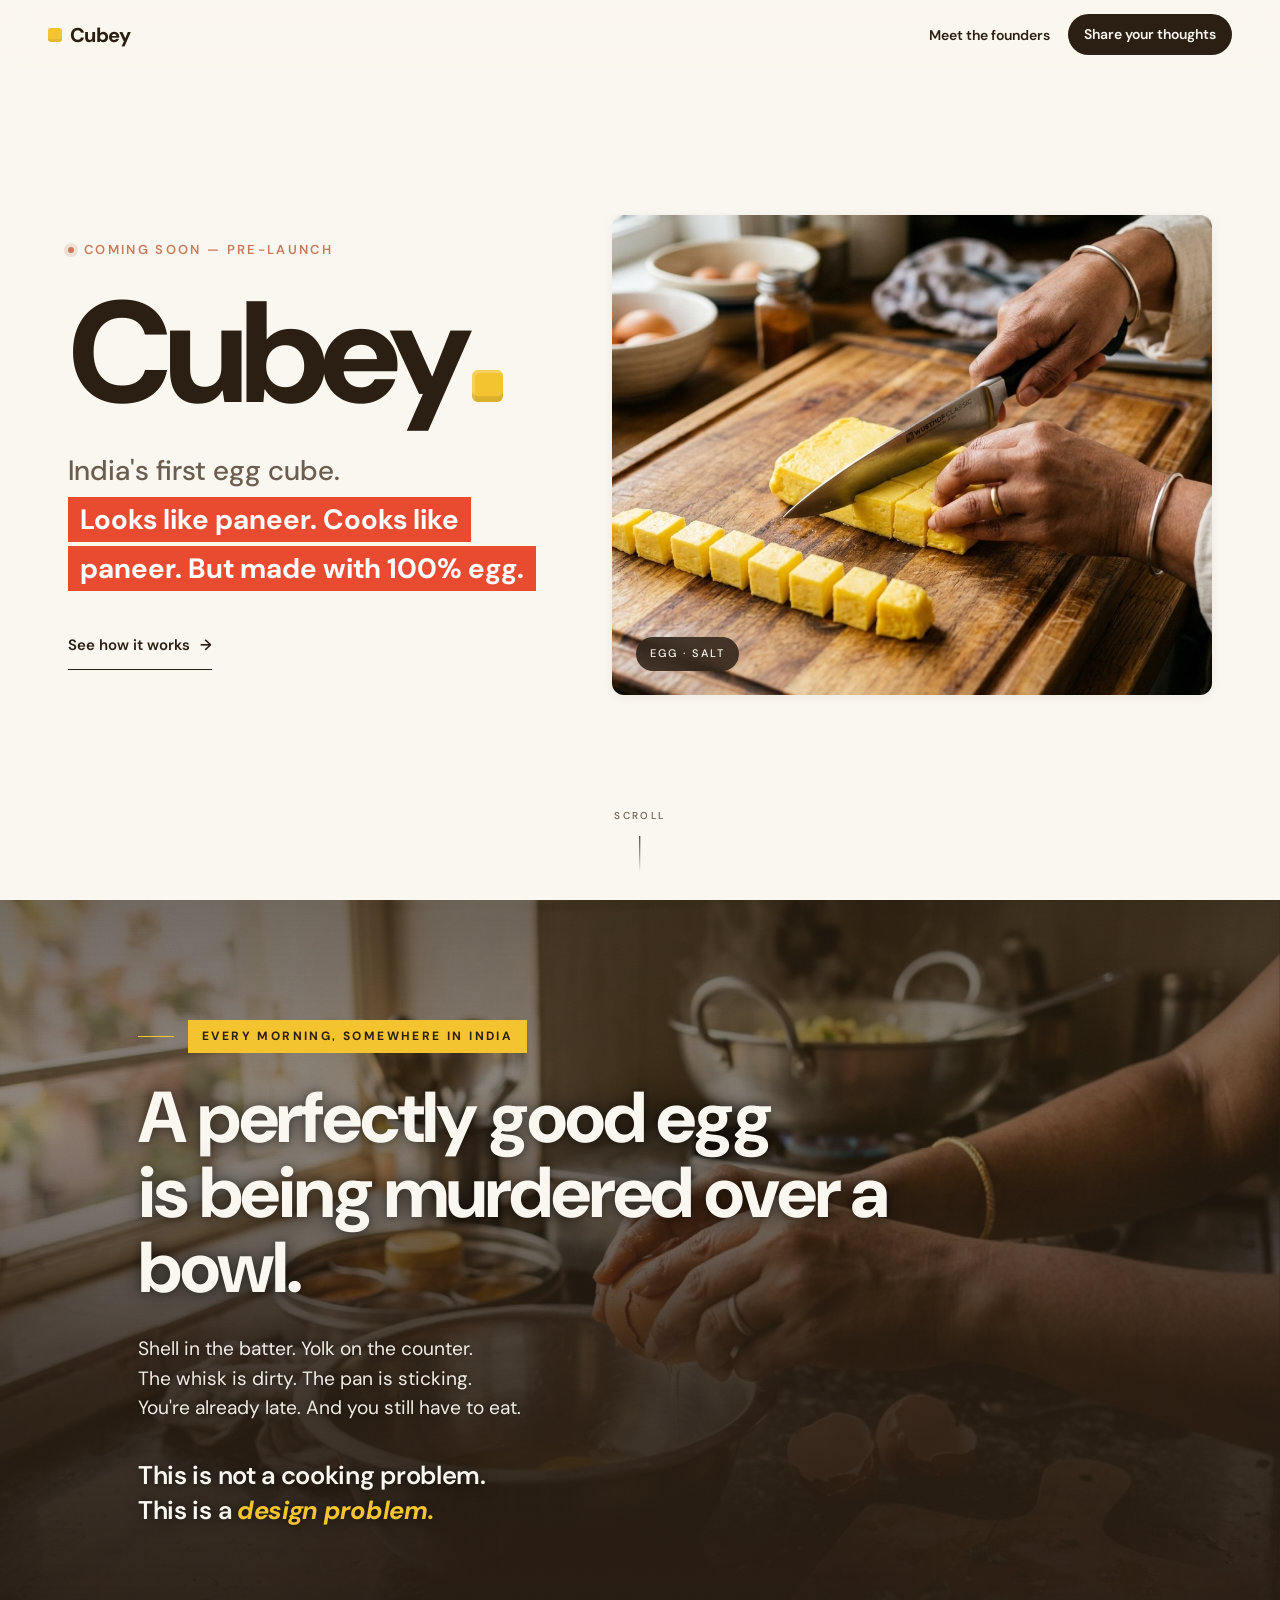
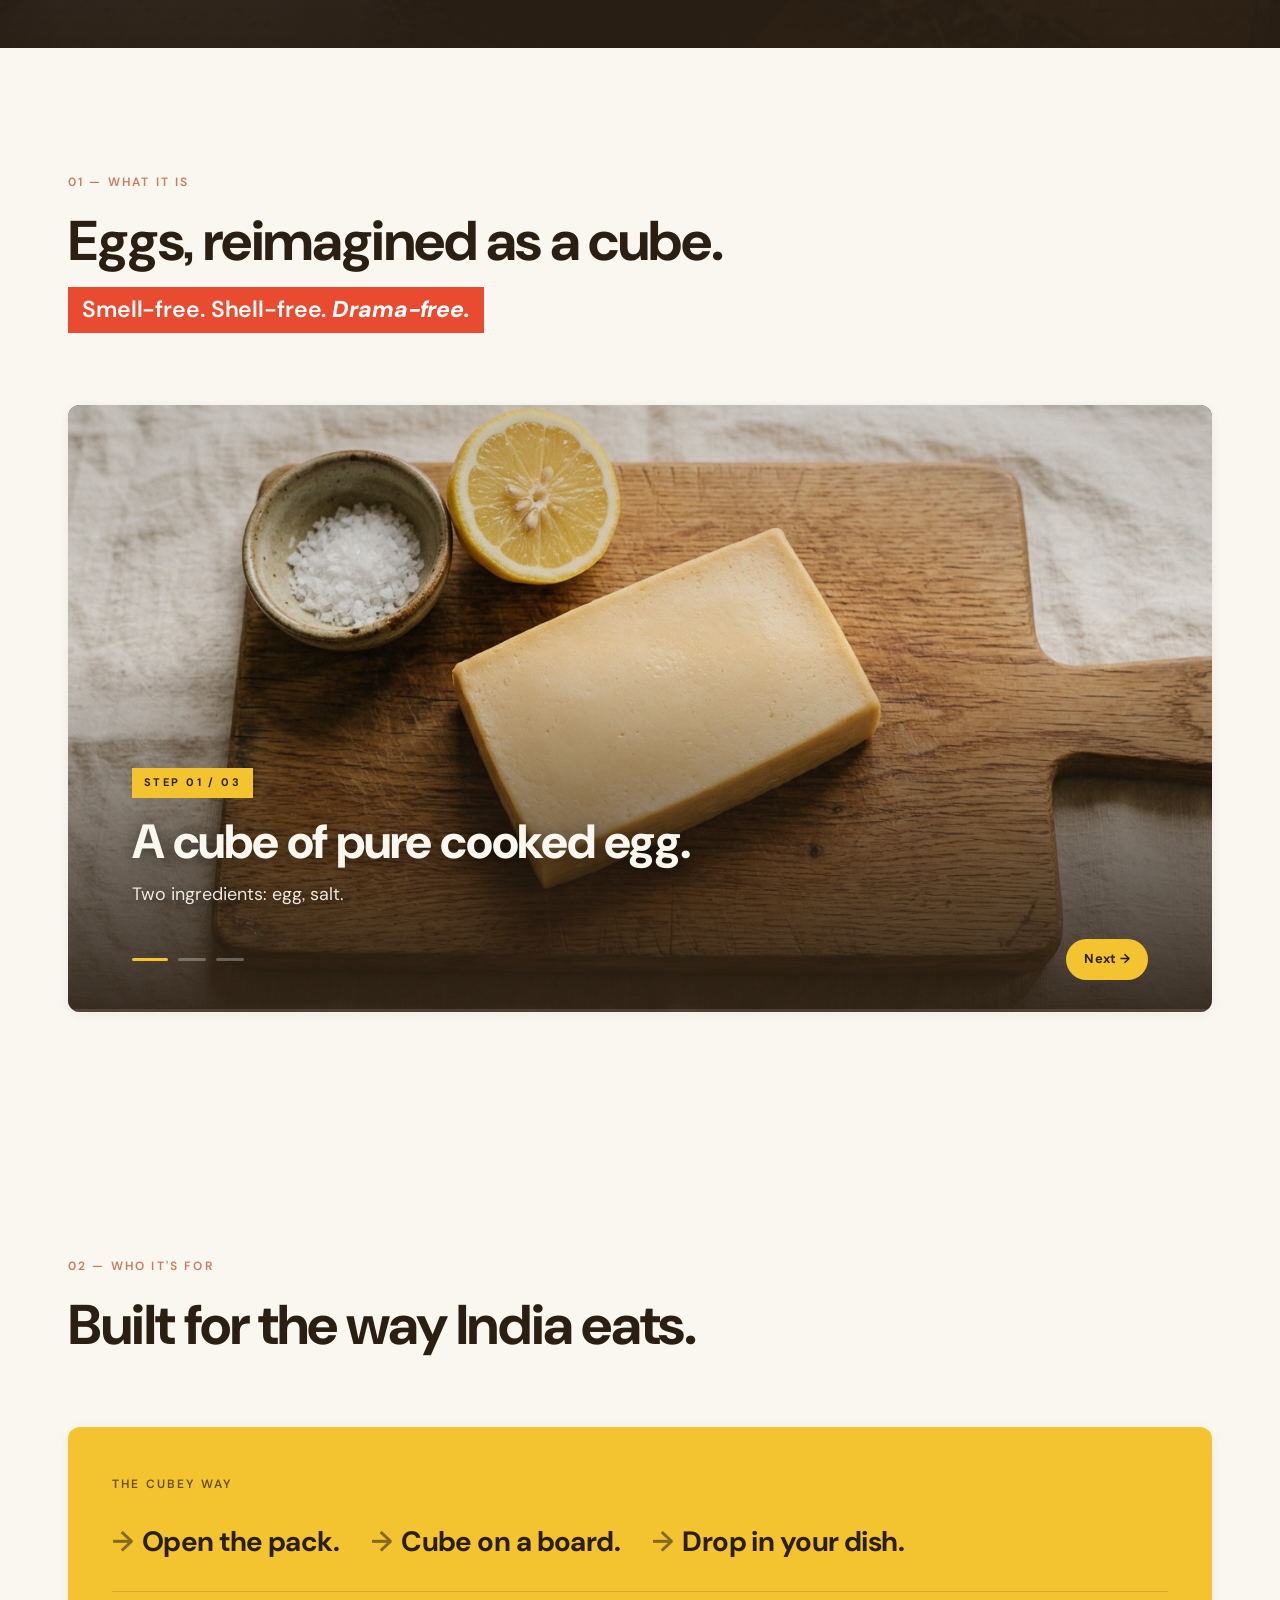
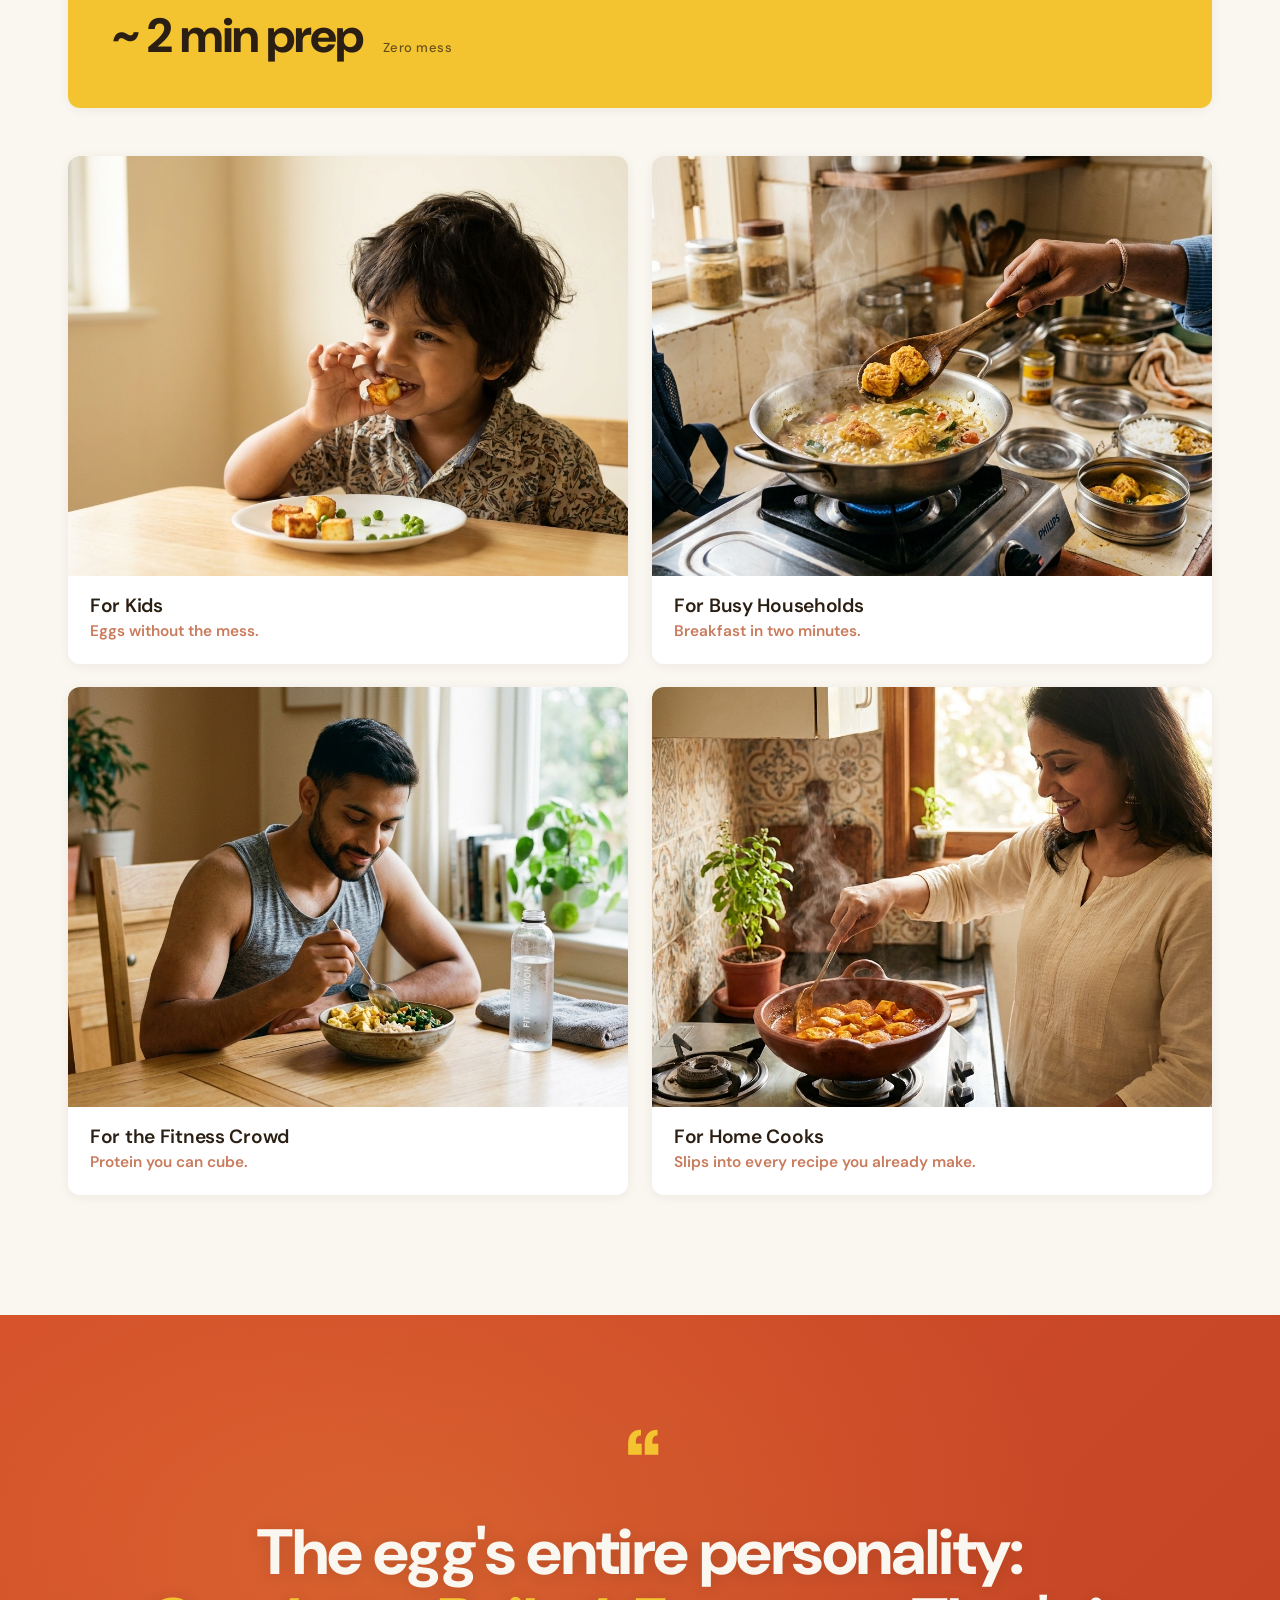
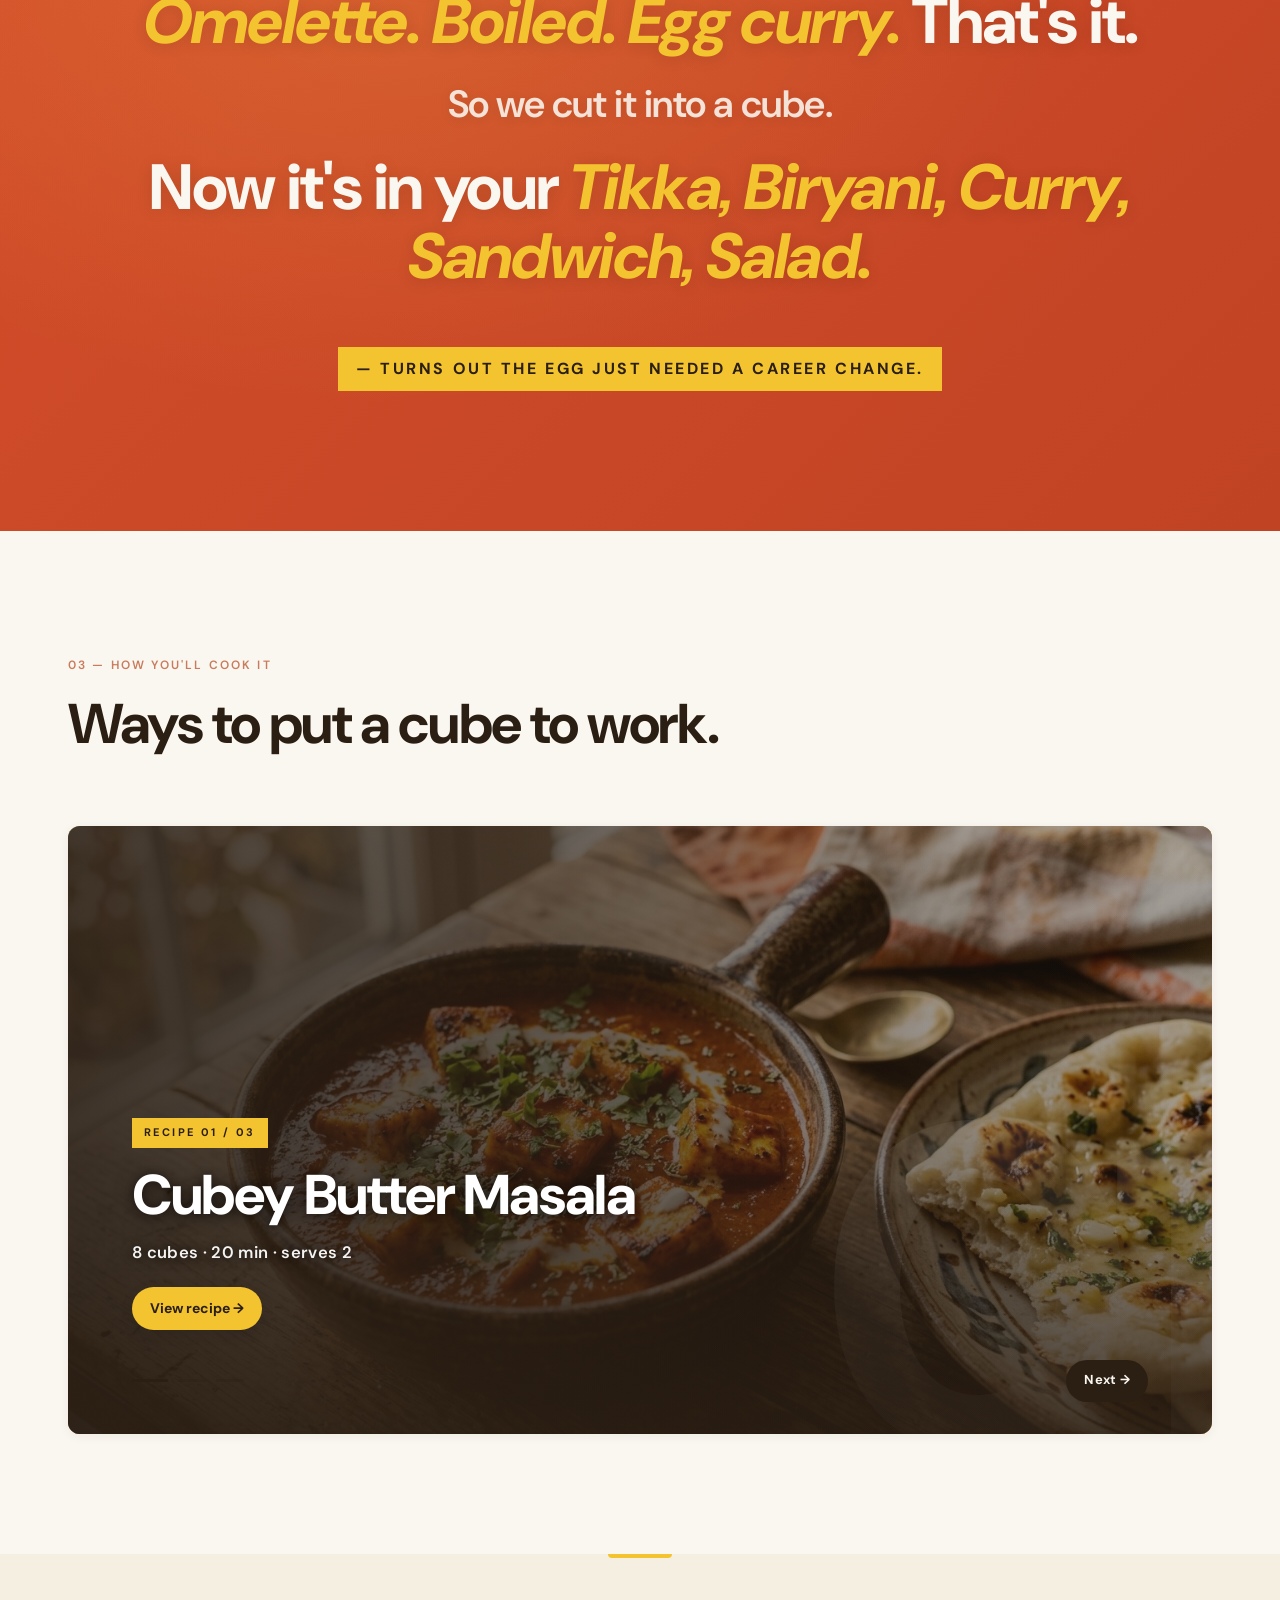
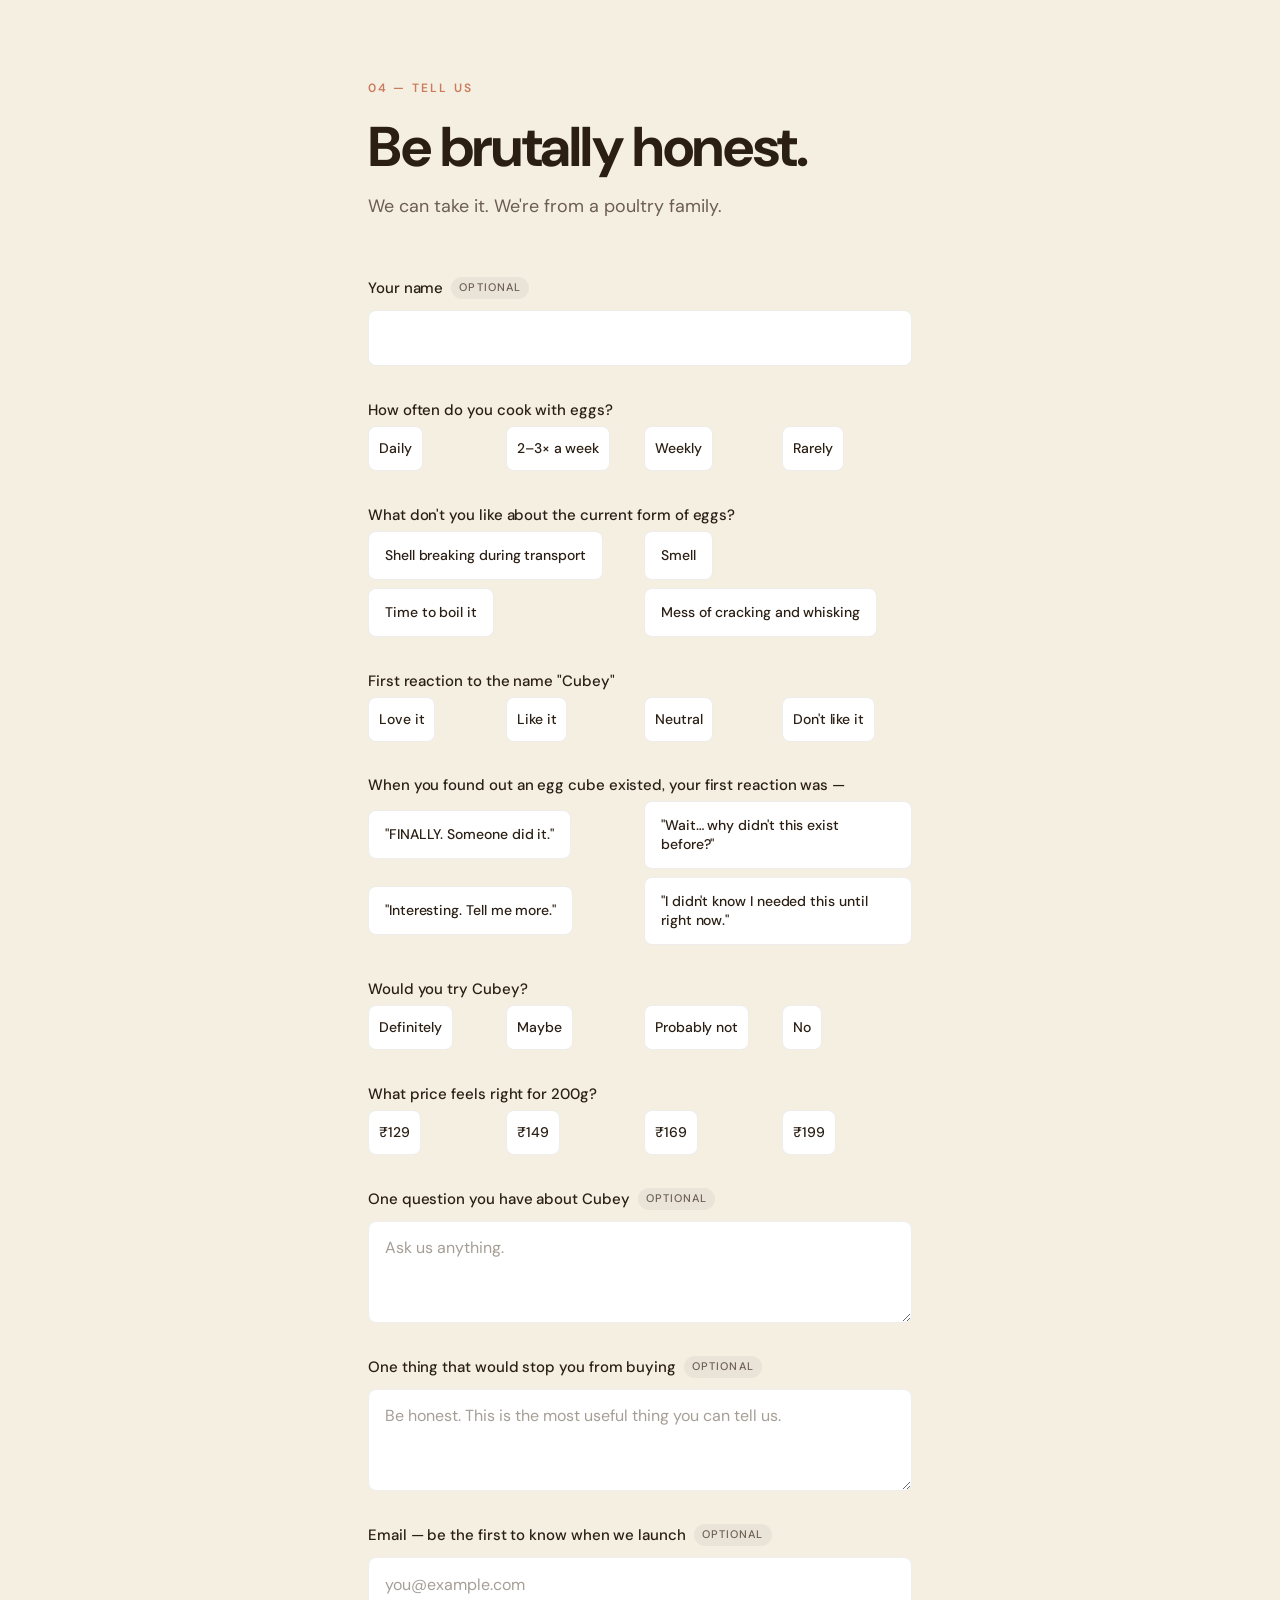
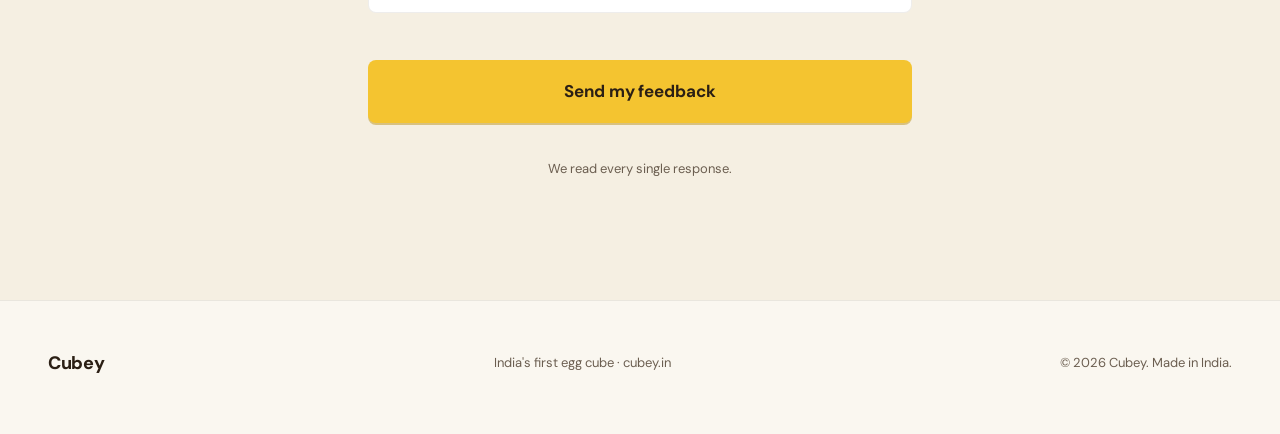
<file: index.html>
<!DOCTYPE html>
<html lang="en">
<head>
  <meta charset="UTF-8">
  <meta name="viewport" content="width=device-width, initial-scale=1, viewport-fit=cover">

  <title>Cubey — India's first egg cube. Looks like paneer, cooks like paneer.</title>
  <meta name="description" content="Cubey is India's first egg cube. Two ingredients — egg, salt. Cubes like paneer, absorbs curry, cooks in two minutes. No cracking, no whisking, no mess.">
  <meta name="theme-color" content="#F4C430">
  <meta name="author" content="Cubey">
  <link rel="canonical" href="https://cubey.in/">

  <meta property="og:title" content="Cubey — India's first egg cube">
  <meta property="og:description" content="Looks like paneer. Cooks like paneer. But made with 100% egg.">
  <meta property="og:url" content="https://cubey.in/">
  <meta property="og:type" content="website">
  <meta property="og:site_name" content="Cubey">
  <meta property="og:locale" content="en_IN">

  <meta name="twitter:card" content="summary_large_image">
  <meta name="twitter:title" content="Cubey — India's first egg cube">
  <meta name="twitter:description" content="Looks like paneer. Cooks like paneer. But made with 100% egg.">

  <link rel="icon" type="image/svg+xml" href="data:image/svg+xml,%3Csvg xmlns='http://www.w3.org/2000/svg' viewBox='0 0 32 32'%3E%3Crect x='6' y='6' width='20' height='20' rx='4' fill='%23F4C430'/%3E%3C/svg%3E">

  <link rel="preconnect" href="https://fonts.googleapis.com">
  <link rel="preconnect" href="https://fonts.gstatic.com" crossorigin>
  <link href="https://fonts.googleapis.com/css2?family=DM+Sans:opsz,wght@9..40,400;9..40,500;9..40,600;9..40,700;9..40,800&display=swap" rel="stylesheet">

  <link rel="stylesheet" href="styles.css">

  <script type="application/ld+json">
  {
    "@context": "https://schema.org",
    "@type": "Organization",
    "name": "Cubey",
    "url": "https://cubey.in",
    "description": "India's first egg cube. A two-ingredient cooked egg product that cubes like paneer.",
    "founder": [
      { "@type": "Person", "name": "Sindhu" },
      { "@type": "Person", "name": "Mounika" }
    ],
    "areaServed": "IN"
  }
  </script>
</head>

<body>
  <header class="site-header" data-header>
    <a href="#hero" class="brand" aria-label="Cubey home">Cubey</a>
    <nav class="header-nav" aria-label="Primary">
      <a href="founders.html" class="header-link"><span class="header-link-long">Meet the founders</span><span class="header-link-short">Founders</span></a>
      <a href="#form" class="header-cta">Share your thoughts</a>
    </nav>
  </header>

  <main>

    <!-- 1. Hero ====================================================== -->
    <section class="hero" id="hero">
      <div class="hero-grid">
        <div class="hero-content">
          <span class="eyebrow">Coming soon — pre-launch</span>
          <h1>Cubey<span class="wordmark-cube" aria-hidden="true"></span></h1>
          <p class="tagline">India's first egg cube.<br><em>Looks like paneer. Cooks like paneer. But made with 100% egg.</em></p>
          <a href="#what" class="hero-link">See how it works <span aria-hidden="true">→</span></a>
        </div>

        <figure class="hero-visual" aria-label="Hands preparing Cubey cubes on a wooden cutting board">
          <img
            src="images/hero.jpg"
            alt="Hands preparing golden Cubey cubes on a wooden cutting board, with brown eggs and warm spices in the background."
            width="1376"
            height="768"
            loading="eager"
            fetchpriority="high">
          <div class="hero-tag" aria-hidden="true">egg · salt</div>
        </figure>
      </div>

      <a class="scroll-cue" href="#what" aria-label="Scroll to learn more">
        <span class="scroll-cue-text">scroll</span>
        <span class="scroll-cue-line"></span>
      </a>
    </section>

    <!-- 1.5 The everyday (cinematic prologue) ====================== -->
    <section class="prologue" id="prologue" aria-labelledby="prologue-lead">
      <div class="prologue-bg" aria-hidden="true">
        <img src="images/why-cracking.jpg" alt="" width="1376" height="768" loading="eager">
      </div>
      <div class="prologue-overlay" aria-hidden="true"></div>
      <div class="prologue-grain" aria-hidden="true"></div>

      <div class="prologue-content">
        <span class="prologue-eyebrow"><span class="prologue-eyebrow-text">Every morning, somewhere in India</span></span>

        <p class="prologue-lead" id="prologue-lead">
          A perfectly good egg<br>
          is being murdered over a bowl.
        </p>

        <p class="prologue-body">
          Shell in the batter. Yolk on the counter.<br>
          The whisk is dirty. The pan is sticking.<br>
          You're already late. And you still have to eat.
        </p>

        <p class="prologue-pivot">
          This is not a cooking problem.<br>
          This is a <em>design problem.</em>
        </p>
      </div>
    </section>

    <!-- 2. What is Cubey ============================================ -->
    <section class="what" id="what">
      <div class="container">
        <header class="section-head">
          <span class="section-label">01 — What it is</span>
          <h2>Eggs, reimagined as a cube.</h2>
          <p class="what-subhead">Smell-free. Shell-free. <em>Drama-free.</em></p>
        </header>

        <div class="what-slideshow" data-slideshow data-autoplay="3800" role="region" aria-roledescription="carousel" aria-label="How Cubey works">
          <div class="what-slide is-active" data-slide-index="0" aria-roledescription="slide" aria-label="Step 1 of 3">
            <img class="what-slide-bg" src="images/what-1-block.jpg" alt="A golden cube of cooked Cubey egg on a worn wooden cutting board with a small bowl of flaky sea salt beside it." width="1376" height="768" loading="eager">
            <div class="what-slide-overlay" aria-hidden="true"></div>
            <div class="what-slide-content">
              <span class="what-slide-step">Step&nbsp;01&nbsp;/&nbsp;03</span>
              <h3 class="what-slide-title">A cube of pure cooked egg.</h3>
              <p class="what-slide-sub">Two ingredients: egg, salt.</p>
            </div>
          </div>

          <div class="what-slide" data-slide-index="1" aria-roledescription="slide" aria-label="Step 2 of 3" aria-hidden="true">
            <img class="what-slide-bg" src="images/what-2-cubing.jpg" alt="Macro close-up of a chef's knife slicing through a golden Cubey on a wooden board, with three uniform cubes already cut." width="1376" height="768" loading="lazy">
            <div class="what-slide-overlay" aria-hidden="true"></div>
            <div class="what-slide-content">
              <span class="what-slide-step">Step&nbsp;02&nbsp;/&nbsp;03</span>
              <h3 class="what-slide-title">Cube it any size, any shape.</h3>
              <p class="what-slide-sub">1cm cubes for curry, slabs for sandwiches.</p>
            </div>
          </div>

          <div class="what-slide" data-slide-index="2" aria-roledescription="slide" aria-label="Step 3 of 3" aria-hidden="true">
            <img class="what-slide-bg" src="images/what-3-plate.jpg" alt="A white ceramic plate with rice, Cubey cubes, dal, and a wedge of lemon, top-down." width="1376" height="768" loading="lazy">
            <div class="what-slide-overlay" aria-hidden="true"></div>
            <div class="what-slide-content">
              <span class="what-slide-step">Step&nbsp;03&nbsp;/&nbsp;03</span>
              <h3 class="what-slide-title">Cook it the way you cook paneer.</h3>
              <p class="what-slide-sub">Holds its cube. Soaks the curry.</p>
            </div>
          </div>

          <div class="what-slide-progress" data-slide-progress aria-hidden="true">
            <div class="what-slide-progress-bar"></div>
          </div>

          <div class="what-slide-controls">
            <div class="what-slide-dots" role="tablist" aria-label="Choose a step">
              <button class="what-slide-dot is-active" data-slide-go="0" aria-label="Go to step 1" aria-selected="true" type="button"></button>
              <button class="what-slide-dot" data-slide-go="1" aria-label="Go to step 2" aria-selected="false" type="button"></button>
              <button class="what-slide-dot" data-slide-go="2" aria-label="Go to step 3" aria-selected="false" type="button"></button>
            </div>
            <button class="what-slide-next" data-slide-next aria-label="Next step" type="button">
              <span aria-hidden="true">Next&nbsp;<span class="what-slide-next-arrow">→</span></span>
            </button>
          </div>
        </div>

      </div>
    </section>

    <!-- 3. Who Cubey is for ========================================== -->
    <section class="who" id="who">
      <div class="container">
        <header class="section-head">
          <span class="section-label">02 — Who it's for</span>
          <h2>Built for the way India eats.</h2>
        </header>

        <!-- "The Cubey way" anchor — applies to every persona below -->
        <div class="cubey-way">
          <span class="cubey-way-tag">The Cubey way</span>
          <ol class="cubey-way-list">
            <li>Open the pack.</li>
            <li>Cube on a board.</li>
            <li>Drop in your dish.</li>
          </ol>
          <div class="cubey-way-stats">
            <span class="cubey-way-time">~ 2 min prep</span>
            <span class="cubey-way-extra">Zero mess</span>
          </div>
        </div>

        <div class="persona-grid">

          <article class="persona-card">
            <img class="persona-image" src="images/persona-kids.jpg" alt="A small Indian child at a dining table, smiling as they pick up a Cubey cube with their fingers." width="1376" height="768" loading="lazy">
            <div class="persona-body">
              <h3>For Kids</h3>
              <p class="persona-tag">Eggs without the mess.</p>
            </div>
          </article>

          <article class="persona-card">
            <img class="persona-image" src="images/persona-busy.jpg" alt="A hand using a wooden spoon to lift Cubey cubes from a pan of curry, with stainless steel tiffin boxes packed beside the stove." width="1376" height="768" loading="lazy">
            <div class="persona-body">
              <h3>For Busy Households</h3>
              <p class="persona-tag">Breakfast in two minutes.</p>
            </div>
          </article>

          <article class="persona-card">
            <img class="persona-image" src="images/persona-fitness.jpg" alt="A young Indian man in a grey workout tank eating Cubey cubes from a bowl at a sunlit dining table." width="1376" height="768" loading="lazy">
            <div class="persona-body">
              <h3>For the Fitness Crowd</h3>
              <p class="persona-tag">Protein you can cube.</p>
            </div>
          </article>

          <article class="persona-card">
            <img class="persona-image" src="images/persona-cooks.jpg" alt="An Indian woman in a cream kurta smiling as she stirs Cubey cubes into a clay pot of red egg curry on her home stove." width="1376" height="768" loading="lazy">
            <div class="persona-body">
              <h3>For Home Cooks</h3>
              <p class="persona-tag">Slips into every recipe you already make.</p>
            </div>
          </article>

        </div>
      </div>
    </section>

    <!-- 4.5 The egg's career change (sets up the recipes) =========== -->
    <section class="insight" id="insight" aria-labelledby="insight-headline">
      <div class="container insight-inner">
        <span class="insight-mark" aria-hidden="true">&ldquo;</span>

        <div class="insight-story" id="insight-headline">
          <p class="insight-line">The egg's entire personality: <em>Omelette. Boiled. Egg curry.</em> That's it.</p>
          <p class="insight-line insight-line--pivot">So we cut it into a cube.</p>
          <p class="insight-line">Now it's in your <em>Tikka, Biryani, Curry, Sandwich, Salad.</em></p>
        </div>

        <p class="insight-caption">— Turns out the egg just needed a career change.</p>
      </div>
    </section>

    <!-- 5. Recipes =================================================== -->
    <section class="recipes" id="recipes">
      <div class="container">
        <header class="section-head">
          <span class="section-label">03 — How you'll cook it</span>
          <h2>Ways to put a cube to work.</h2>
        </header>

        <div class="recipe-slideshow" data-slideshow data-autoplay="4500" role="region" aria-roledescription="carousel" aria-label="Recipe ideas">

          <div class="recipe-slide recipe-slide--photo is-active" data-slide-index="0" aria-roledescription="slide" aria-label="Recipe 1 of 3">
            <a class="recipe-slide-link" href="recipes/butter-masala.html" aria-label="Open Cubey Butter Masala recipe">
              <img class="recipe-slide-bg" src="images/recipe-butter-masala.jpg" alt="" width="1376" height="768" loading="lazy">
              <span class="recipe-slide-num" aria-hidden="true">01</span>
              <div class="recipe-slide-overlay" aria-hidden="true"></div>
              <div class="recipe-slide-content">
                <span class="recipe-slide-step">Recipe&nbsp;01&nbsp;/&nbsp;03</span>
                <h3 class="recipe-slide-title">Cubey Butter Masala</h3>
                <p class="recipe-slide-meta">8 cubes · 20 min · serves 2</p>
                <span class="recipe-slide-cta">View recipe&nbsp;→</span>
              </div>
            </a>
          </div>

          <div class="recipe-slide recipe-slide--photo" data-slide-index="1" aria-roledescription="slide" aria-label="Recipe 2 of 3" aria-hidden="true">
            <a class="recipe-slide-link" href="recipes/tikka.html" aria-label="Open Cubey Tikka recipe">
              <img class="recipe-slide-bg" src="images/recipe-tikka.jpg" alt="" width="1376" height="768" loading="lazy">
              <span class="recipe-slide-num" aria-hidden="true">02</span>
              <div class="recipe-slide-overlay" aria-hidden="true"></div>
              <div class="recipe-slide-content">
                <span class="recipe-slide-step">Recipe&nbsp;02&nbsp;/&nbsp;03</span>
                <h3 class="recipe-slide-title">Cubey Tikka</h3>
                <p class="recipe-slide-meta">8 cubes · 15 min · serves 2</p>
                <span class="recipe-slide-cta">View recipe&nbsp;→</span>
              </div>
            </a>
          </div>

          <div class="recipe-slide recipe-slide--photo" data-slide-index="2" aria-roledescription="slide" aria-label="Recipe 3 of 3" aria-hidden="true">
            <a class="recipe-slide-link" href="recipes/salad.html" aria-label="Open Cubey Salad Bowl recipe">
              <img class="recipe-slide-bg" src="images/recipe-salad.jpg" alt="" width="1376" height="768" loading="lazy">
              <span class="recipe-slide-num" aria-hidden="true">03</span>
              <div class="recipe-slide-overlay" aria-hidden="true"></div>
              <div class="recipe-slide-content">
                <span class="recipe-slide-step">Recipe&nbsp;03&nbsp;/&nbsp;03</span>
                <h3 class="recipe-slide-title">Cubey Salad Bowl</h3>
                <p class="recipe-slide-meta">4 cubes · 3 min · serves 1</p>
                <span class="recipe-slide-cta">View recipe&nbsp;→</span>
              </div>
            </a>
          </div>

          <div class="recipe-slide-progress" data-slide-progress aria-hidden="true">
            <div class="recipe-slide-progress-bar"></div>
          </div>

          <div class="recipe-slide-controls">
            <div class="recipe-slide-dots" role="tablist" aria-label="Choose a recipe">
              <button class="recipe-slide-dot is-active" data-slide-go="0" aria-label="Recipe 1" aria-selected="true" type="button"></button>
              <button class="recipe-slide-dot" data-slide-go="1" aria-label="Recipe 2" aria-selected="false" type="button"></button>
              <button class="recipe-slide-dot" data-slide-go="2" aria-label="Recipe 3" aria-selected="false" type="button"></button>
            </div>
            <button class="recipe-slide-next" data-slide-next aria-label="Next recipe" type="button">
              <span aria-hidden="true">Next&nbsp;<span class="recipe-slide-next-arrow">→</span></span>
            </button>
          </div>

        </div>
      </div>
    </section>

    <!-- 6. Feedback form ============================================= -->
    <section class="feedback" id="form">
      <div class="feedback-container">
        <header class="feedback-header">
          <span class="section-label">04 — Tell us</span>
          <h2>Be brutally honest.</h2>
          <p class="feedback-sub">We can take it. We're from a poultry family.</p>
        </header>

        <form class="cubey-form" id="cubey-form" action="https://api.web3forms.com/submit" method="POST" novalidate>
          <input type="hidden" name="access_key" value="bbd20c0f-55df-425b-afd6-92da54d3ac82">
          <input type="hidden" name="subject" value="New Cubey feedback">
          <input type="hidden" name="from_name" value="Cubey feedback form">
          <input type="text" name="botcheck" tabindex="-1" autocomplete="off" aria-hidden="true" style="position:absolute;left:-9999px;width:1px;height:1px;opacity:0;">


          <div class="field">
            <label for="name">Your name <span class="meta">optional</span></label>
            <input type="text" id="name" name="name" autocomplete="name">
          </div>

          <fieldset class="field field--radio">
            <legend>How often do you cook with eggs?</legend>
            <div class="radio-group">
              <label class="radio-option"><input type="radio" name="frequency" value="Daily"><span>Daily</span></label>
              <label class="radio-option"><input type="radio" name="frequency" value="2–3× a week"><span>2–3× a week</span></label>
              <label class="radio-option"><input type="radio" name="frequency" value="Weekly"><span>Weekly</span></label>
              <label class="radio-option"><input type="radio" name="frequency" value="Rarely"><span>Rarely</span></label>
            </div>
          </fieldset>

          <fieldset class="field field--radio">
            <legend>What don't you like about the current form of eggs?</legend>
            <div class="radio-group radio-group--stacked">
              <label class="radio-option"><input type="checkbox" name="egg_dislikes" value="Shell breaking during transport"><span>Shell breaking during transport</span></label>
              <label class="radio-option"><input type="checkbox" name="egg_dislikes" value="Smell"><span>Smell</span></label>
              <label class="radio-option"><input type="checkbox" name="egg_dislikes" value="Time to boil it"><span>Time to boil it</span></label>
              <label class="radio-option"><input type="checkbox" name="egg_dislikes" value="Mess of cracking and whisking"><span>Mess of cracking and whisking</span></label>
            </div>
          </fieldset>

          <fieldset class="field field--radio">
            <legend>First reaction to the name "Cubey"</legend>
            <div class="radio-group">
              <label class="radio-option"><input type="radio" name="name_reaction" value="Love it"><span>Love it</span></label>
              <label class="radio-option"><input type="radio" name="name_reaction" value="Like it"><span>Like it</span></label>
              <label class="radio-option"><input type="radio" name="name_reaction" value="Neutral"><span>Neutral</span></label>
              <label class="radio-option"><input type="radio" name="name_reaction" value="Don't like it"><span>Don't like it</span></label>
            </div>
          </fieldset>

          <fieldset class="field field--radio">
            <legend>When you found out an egg cube existed, your first reaction was&nbsp;—</legend>
            <div class="radio-group radio-group--stacked">
              <label class="radio-option"><input type="radio" name="existence_reaction" value="FINALLY. Someone did it."><span>"FINALLY. Someone did it."</span></label>
              <label class="radio-option"><input type="radio" name="existence_reaction" value="Wait… why didn't this exist before?"><span>"Wait… why didn't this exist before?"</span></label>
              <label class="radio-option"><input type="radio" name="existence_reaction" value="Interesting. Tell me more."><span>"Interesting. Tell me more."</span></label>
              <label class="radio-option"><input type="radio" name="existence_reaction" value="I didn't know I needed this until right now."><span>"I didn't know I needed this until right now."</span></label>
            </div>
          </fieldset>

          <fieldset class="field field--radio">
            <legend>Would you try Cubey?</legend>
            <div class="radio-group">
              <label class="radio-option"><input type="radio" name="try" value="Definitely"><span>Definitely</span></label>
              <label class="radio-option"><input type="radio" name="try" value="Maybe"><span>Maybe</span></label>
              <label class="radio-option"><input type="radio" name="try" value="Probably not"><span>Probably not</span></label>
              <label class="radio-option"><input type="radio" name="try" value="No"><span>No</span></label>
            </div>
          </fieldset>

          <fieldset class="field field--radio">
            <legend>What price feels right for 200g?</legend>
            <div class="radio-group">
              <label class="radio-option"><input type="radio" name="price" value="₹129"><span>₹129</span></label>
              <label class="radio-option"><input type="radio" name="price" value="₹149"><span>₹149</span></label>
              <label class="radio-option"><input type="radio" name="price" value="₹169"><span>₹169</span></label>
              <label class="radio-option"><input type="radio" name="price" value="₹199"><span>₹199</span></label>
            </div>
          </fieldset>

          <div class="field">
            <label for="question">One question you have about Cubey <span class="meta">optional</span></label>
            <textarea id="question" name="question" rows="3" placeholder="Ask us anything."></textarea>
          </div>

          <div class="field">
            <label for="blocker">One thing that would stop you from buying <span class="meta">optional</span></label>
            <textarea id="blocker" name="blocker" rows="3" placeholder="Be honest. This is the most useful thing you can tell us."></textarea>
          </div>

          <div class="field">
            <label for="email">Email — be the first to know when we launch <span class="meta">optional</span></label>
            <input type="email" id="email" name="email" autocomplete="email" placeholder="you@example.com">
          </div>

          <button type="submit" class="submit-btn">Send my feedback</button>

          <p class="form-fine">We read every single response.</p>
        </form>

        <div class="thank-you" hidden>
          <div class="thank-you-mark" aria-hidden="true"></div>
          <h3>Thank you.</h3>
          <p>We read every response — yours just helped Cubey become a little better.</p>
        </div>
      </div>
    </section>

  </main>

  <footer class="site-footer">
    <div class="footer-row">
      <span class="footer-brand">Cubey</span>
      <span class="footer-meta">India's first egg cube · cubey.in</span>
      <span class="footer-copy">© <span id="year"></span> Cubey. Made in India.</span>
    </div>
  </footer>

  <a class="float-cta" href="#form" aria-label="Share your thoughts">
    <span>Share your thoughts</span>
    <span class="float-arrow" aria-hidden="true">↓</span>
  </a>

  <script src="script.js"></script>
</body>
</html>
</file>
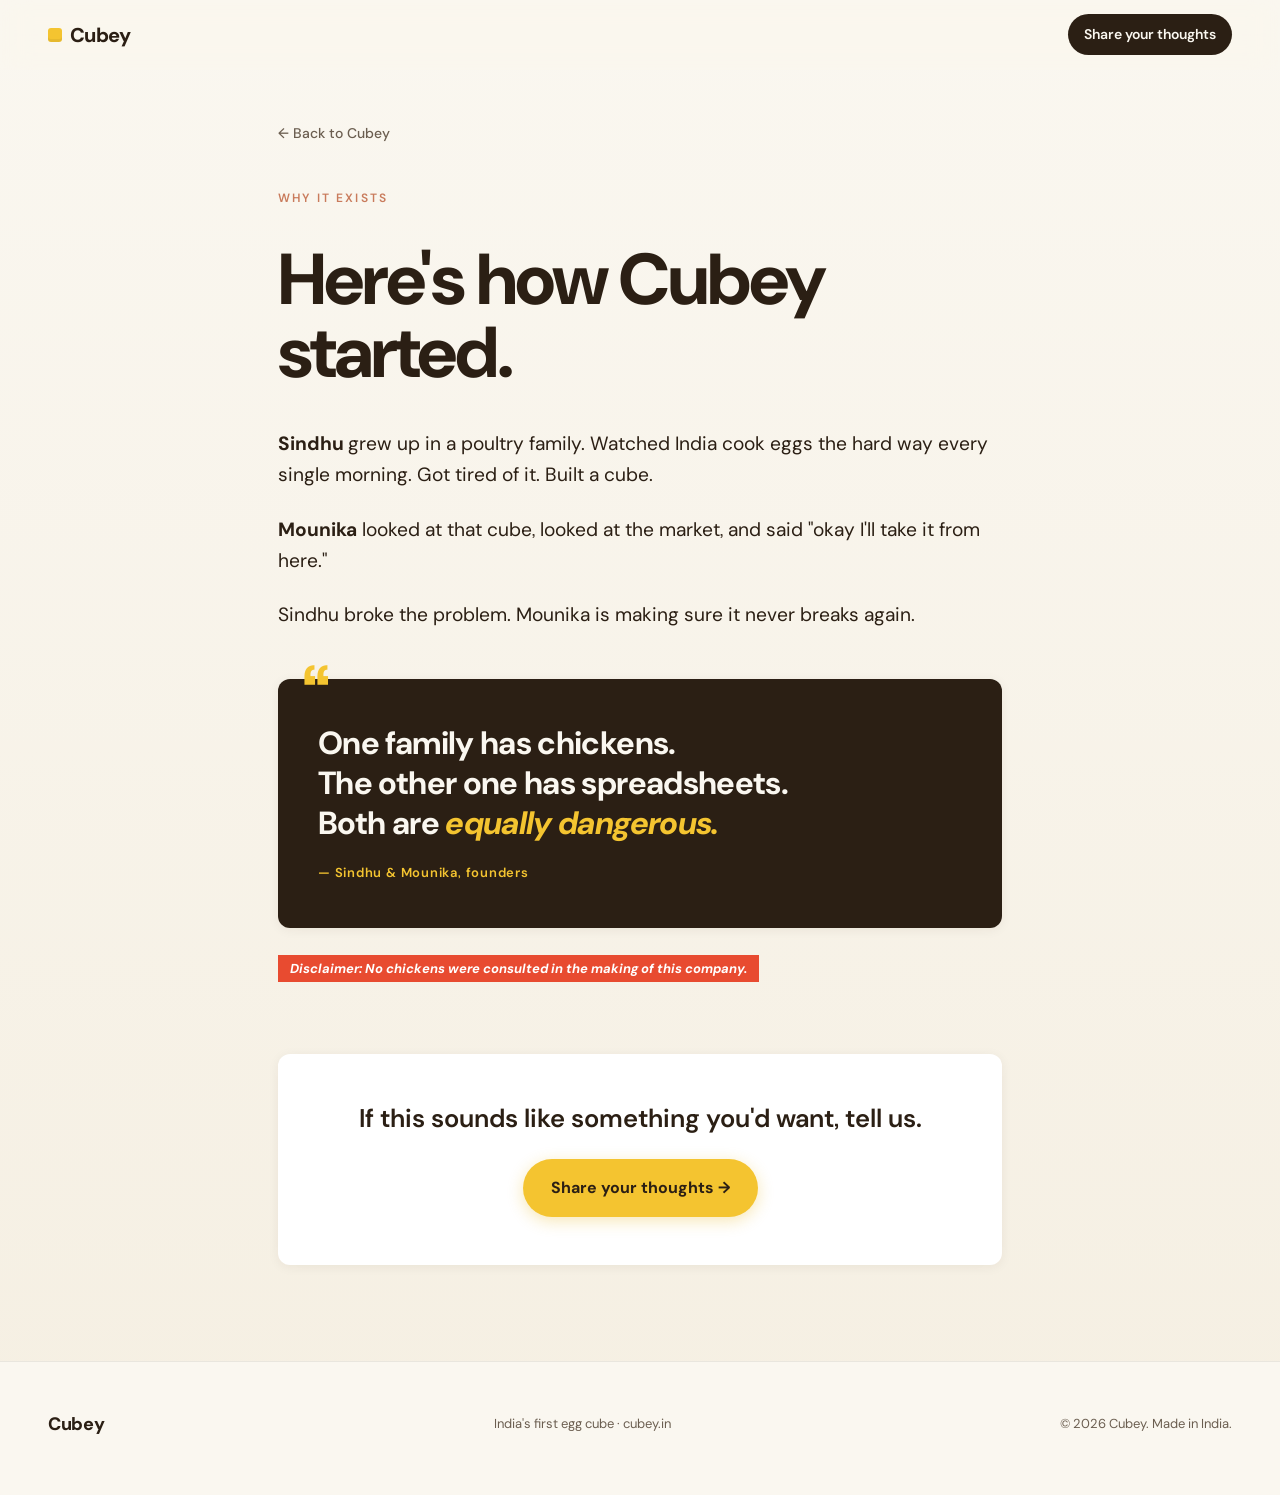
<file: founders.html>
<!DOCTYPE html>
<html lang="en">
<head>
  <meta charset="UTF-8">
  <meta name="viewport" content="width=device-width, initial-scale=1, viewport-fit=cover">

  <title>Why Cubey exists — The founders' story</title>
  <meta name="description" content="Sindhu grew up in a poultry family and got tired of cooking eggs the hard way. Mounika looked at her egg cube and said okay I'll take it from here.">
  <meta name="theme-color" content="#F4C430">
  <link rel="canonical" href="https://cubey.in/founders.html">

  <meta property="og:title" content="Why Cubey exists — The founders' story">
  <meta property="og:description" content="One family has chickens. The other one has spreadsheets. Both are equally dangerous.">
  <meta property="og:url" content="https://cubey.in/founders.html">
  <meta property="og:type" content="article">

  <link rel="icon" type="image/svg+xml" href="data:image/svg+xml,%3Csvg xmlns='http://www.w3.org/2000/svg' viewBox='0 0 32 32'%3E%3Crect x='6' y='6' width='20' height='20' rx='4' fill='%23F4C430'/%3E%3C/svg%3E">

  <link rel="preconnect" href="https://fonts.googleapis.com">
  <link rel="preconnect" href="https://fonts.gstatic.com" crossorigin>
  <link href="https://fonts.googleapis.com/css2?family=DM+Sans:opsz,wght@9..40,400;9..40,500;9..40,600;9..40,700;9..40,800&display=swap" rel="stylesheet">

  <link rel="stylesheet" href="styles.css">

  <script type="application/ld+json">
  {
    "@context": "https://schema.org",
    "@type": "AboutPage",
    "name": "Why Cubey exists",
    "url": "https://cubey.in/founders.html",
    "publisher": {
      "@type": "Organization",
      "name": "Cubey",
      "url": "https://cubey.in"
    }
  }
  </script>
</head>

<body class="founders-page">
  <header class="site-header" data-header>
    <a href="index.html" class="brand" aria-label="Cubey home">Cubey</a>
    <a href="index.html#form" class="header-cta">Share your thoughts</a>
  </header>

  <main class="founders-main">
    <a href="index.html" class="back-link">← Back to Cubey</a>

    <article class="founders-article">
      <header class="founders-header">
        <span class="section-label">Why it exists</span>
        <h1>Here's how Cubey started.</h1>
      </header>

      <div class="founders-body">
        <p><strong class="founder-name">Sindhu</strong> grew up in a poultry family. Watched India cook eggs the hard way every single morning. Got tired of it. Built a cube.</p>
        <p><strong class="founder-name">Mounika</strong> looked at that cube, looked at the market, and said "okay I'll take it from here."</p>
        <p>Sindhu broke the problem. Mounika is making sure it never breaks again.</p>
      </div>

      <blockquote class="founder-quote">
        <p>One family has chickens.<br>
        The other one has spreadsheets.<br>
        Both are <em>equally dangerous.</em></p>
        <footer>— Sindhu &amp; Mounika, founders</footer>
      </blockquote>

      <p class="disclaimer-wrap"><span class="disclaimer-highlight">Disclaimer: No chickens were consulted in the making of this company.</span></p>

      <div class="founders-cta">
        <p>If this sounds like something you'd want, tell us.</p>
        <a href="index.html#form" class="recipe-cta-btn">Share your thoughts →</a>
      </div>
    </article>
  </main>

  <footer class="site-footer">
    <div class="footer-row">
      <span class="footer-brand">Cubey</span>
      <span class="footer-meta">India's first egg cube · cubey.in</span>
      <span class="footer-copy">© <span id="year"></span> Cubey. Made in India.</span>
    </div>
  </footer>

  <script src="script.js"></script>
</body>
</html>
</file>
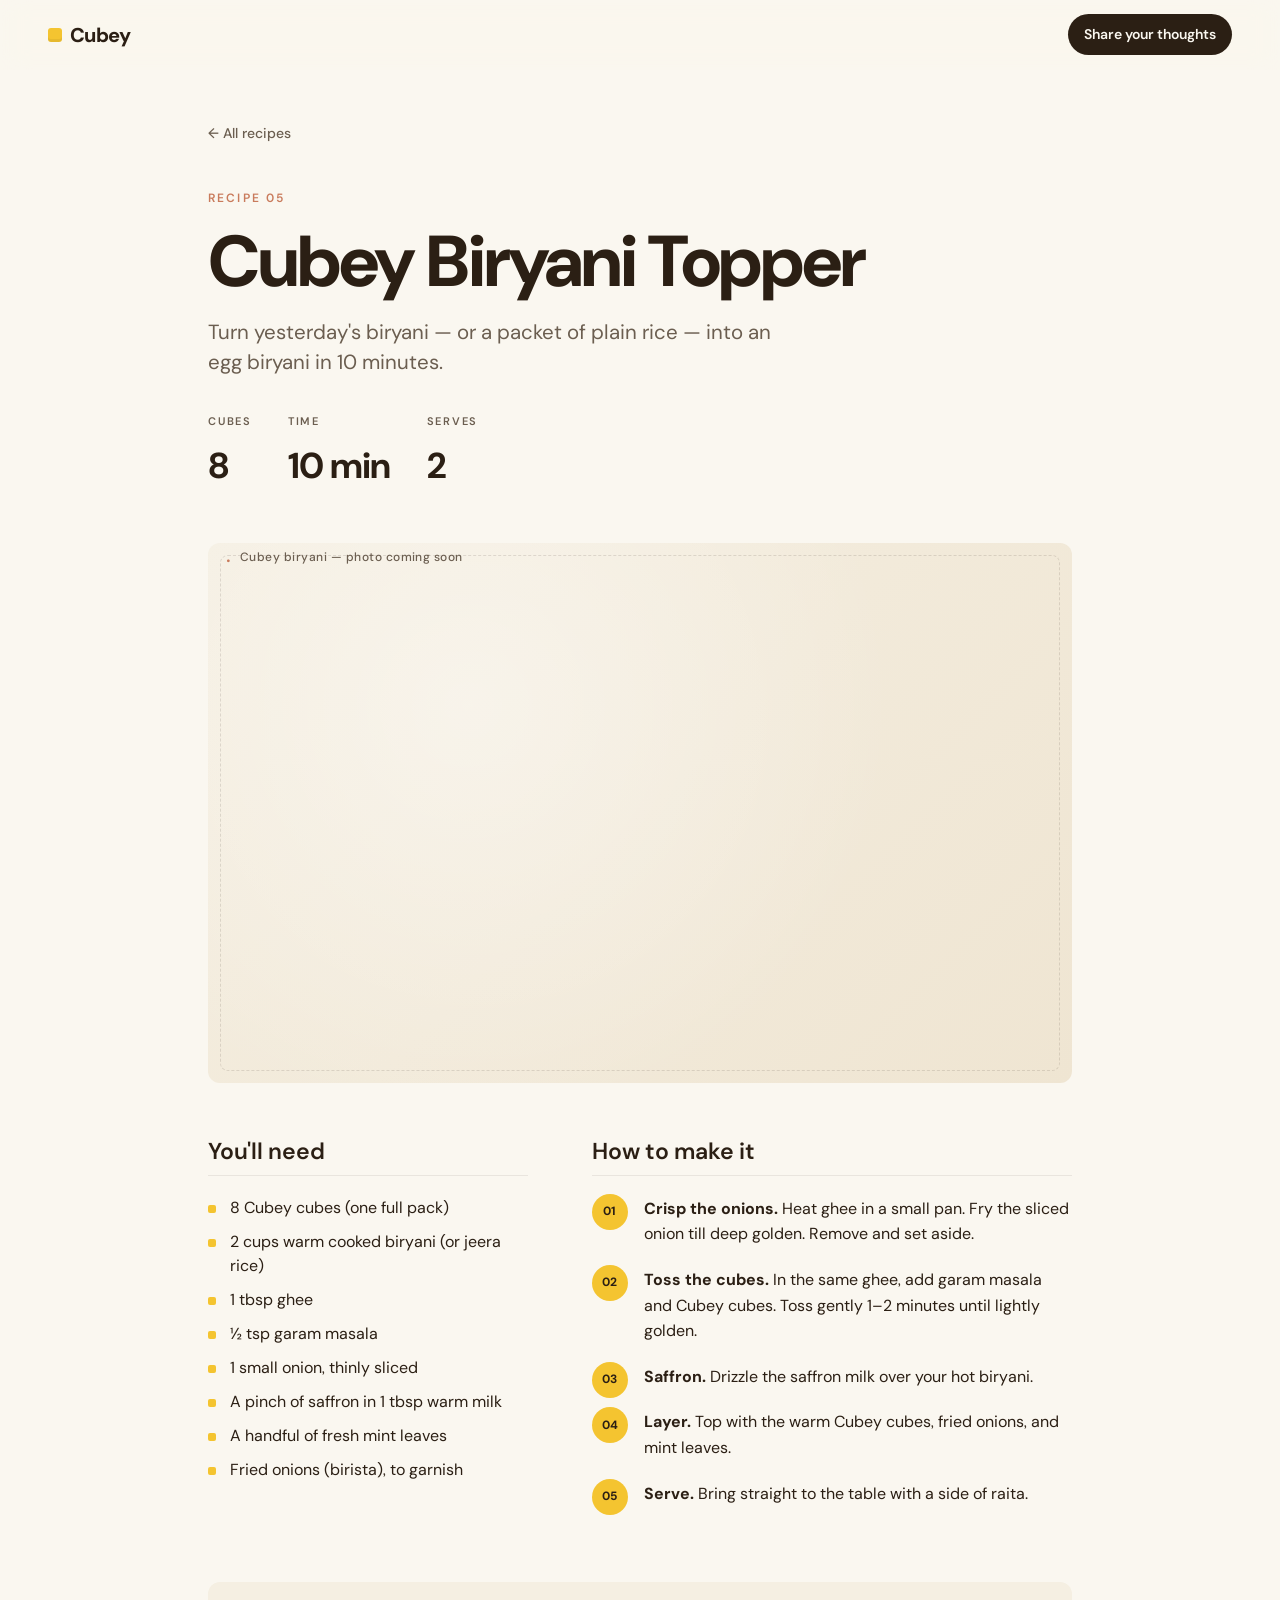
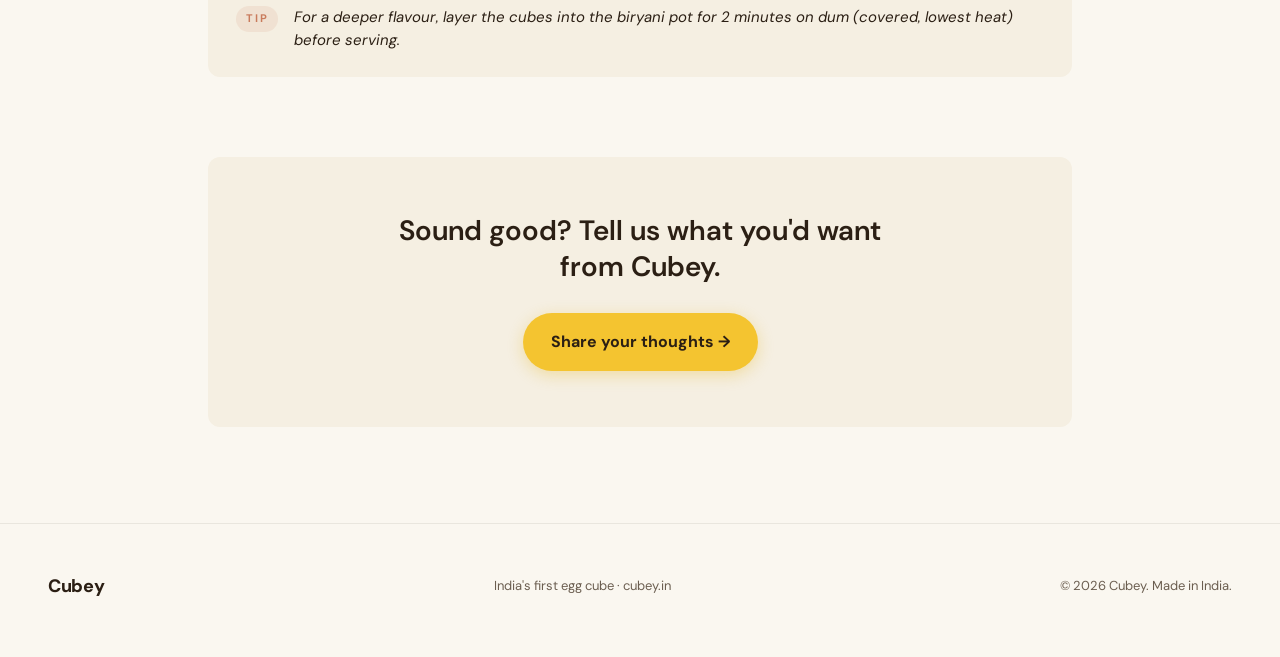
<file: recipes/biryani.html>
<!DOCTYPE html>
<html lang="en">
<head>
  <meta charset="UTF-8">
  <meta name="viewport" content="width=device-width, initial-scale=1, viewport-fit=cover">
  <title>Cubey Biryani Topper — A 10-minute recipe from Cubey</title>
  <meta name="description" content="Turn cooked biryani into an egg biryani with 8 Cubey cubes. 10 minutes, serves 2.">
  <meta name="theme-color" content="#F4C430">
  <link rel="canonical" href="https://cubey.in/recipes/biryani.html">

  <link rel="icon" type="image/svg+xml" href="data:image/svg+xml,%3Csvg xmlns='http://www.w3.org/2000/svg' viewBox='0 0 32 32'%3E%3Crect x='6' y='6' width='20' height='20' rx='4' fill='%23F4C430'/%3E%3C/svg%3E">

  <link rel="preconnect" href="https://fonts.googleapis.com">
  <link rel="preconnect" href="https://fonts.gstatic.com" crossorigin>
  <link href="https://fonts.googleapis.com/css2?family=DM+Sans:opsz,wght@9..40,400;9..40,500;9..40,600;9..40,700;9..40,800&display=swap" rel="stylesheet">

  <link rel="stylesheet" href="../styles.css">
</head>

<body class="recipe-page">
  <header class="site-header" data-header>
    <a href="../index.html" class="brand">Cubey</a>
    <a href="../index.html#form" class="header-cta">Share your thoughts</a>
  </header>

  <main class="recipe-main">
    <a href="../index.html#recipes" class="back-link">← All recipes</a>

    <article class="recipe">
      <header class="recipe-header">
        <span class="recipe-eyebrow">Recipe 05</span>
        <h1>Cubey Biryani Topper</h1>
        <p class="recipe-intro">Turn yesterday's biryani — or a packet of plain rice — into an egg biryani in 10 minutes.</p>

        <div class="recipe-stats">
          <div class="recipe-stat">
            <span class="recipe-stat-label">Cubes</span>
            <span class="recipe-stat-value">8</span>
          </div>
          <div class="recipe-stat">
            <span class="recipe-stat-label">Time</span>
            <span class="recipe-stat-value">10 min</span>
          </div>
          <div class="recipe-stat">
            <span class="recipe-stat-label">Serves</span>
            <span class="recipe-stat-value">2</span>
          </div>
        </div>
      </header>

      <figure class="recipe-hero-image">
        <div class="img-frame">
          <span class="img-label">Cubey biryani — photo coming soon</span>
        </div>
      </figure>

      <div class="recipe-content">
        <section class="recipe-section">
          <h2>You'll need</h2>
          <ul class="ingredients-list">
            <li>8 Cubey cubes (one full pack)</li>
            <li>2 cups warm cooked biryani (or jeera rice)</li>
            <li>1 tbsp ghee</li>
            <li>½ tsp garam masala</li>
            <li>1 small onion, thinly sliced</li>
            <li>A pinch of saffron in 1 tbsp warm milk</li>
            <li>A handful of fresh mint leaves</li>
            <li>Fried onions (birista), to garnish</li>
          </ul>
        </section>

        <section class="recipe-section">
          <h2>How to make it</h2>
          <ol class="steps-list">
            <li><strong>Crisp the onions.</strong> Heat ghee in a small pan. Fry the sliced onion till deep golden. Remove and set aside.</li>
            <li><strong>Toss the cubes.</strong> In the same ghee, add garam masala and Cubey cubes. Toss gently 1–2 minutes until lightly golden.</li>
            <li><strong>Saffron.</strong> Drizzle the saffron milk over your hot biryani.</li>
            <li><strong>Layer.</strong> Top with the warm Cubey cubes, fried onions, and mint leaves.</li>
            <li><strong>Serve.</strong> Bring straight to the table with a side of raita.</li>
          </ol>
        </section>

        <aside class="recipe-tip">
          <span class="recipe-tip-label">Tip</span>
          <p>For a deeper flavour, layer the cubes into the biryani pot for 2 minutes on dum (covered, lowest heat) before serving.</p>
        </aside>
      </div>

      <div class="recipe-cta">
        <p>Sound good? Tell us what you'd want from Cubey.</p>
        <a href="../index.html#form" class="recipe-cta-btn">Share your thoughts →</a>
      </div>
    </article>
  </main>

  <footer class="site-footer">
    <div class="footer-row">
      <span class="footer-brand">Cubey</span>
      <span class="footer-meta">India's first egg cube · cubey.in</span>
      <span class="footer-copy">© <span id="year"></span> Cubey. Made in India.</span>
    </div>
  </footer>

  <script src="../script.js"></script>
</body>
</html>
</file>
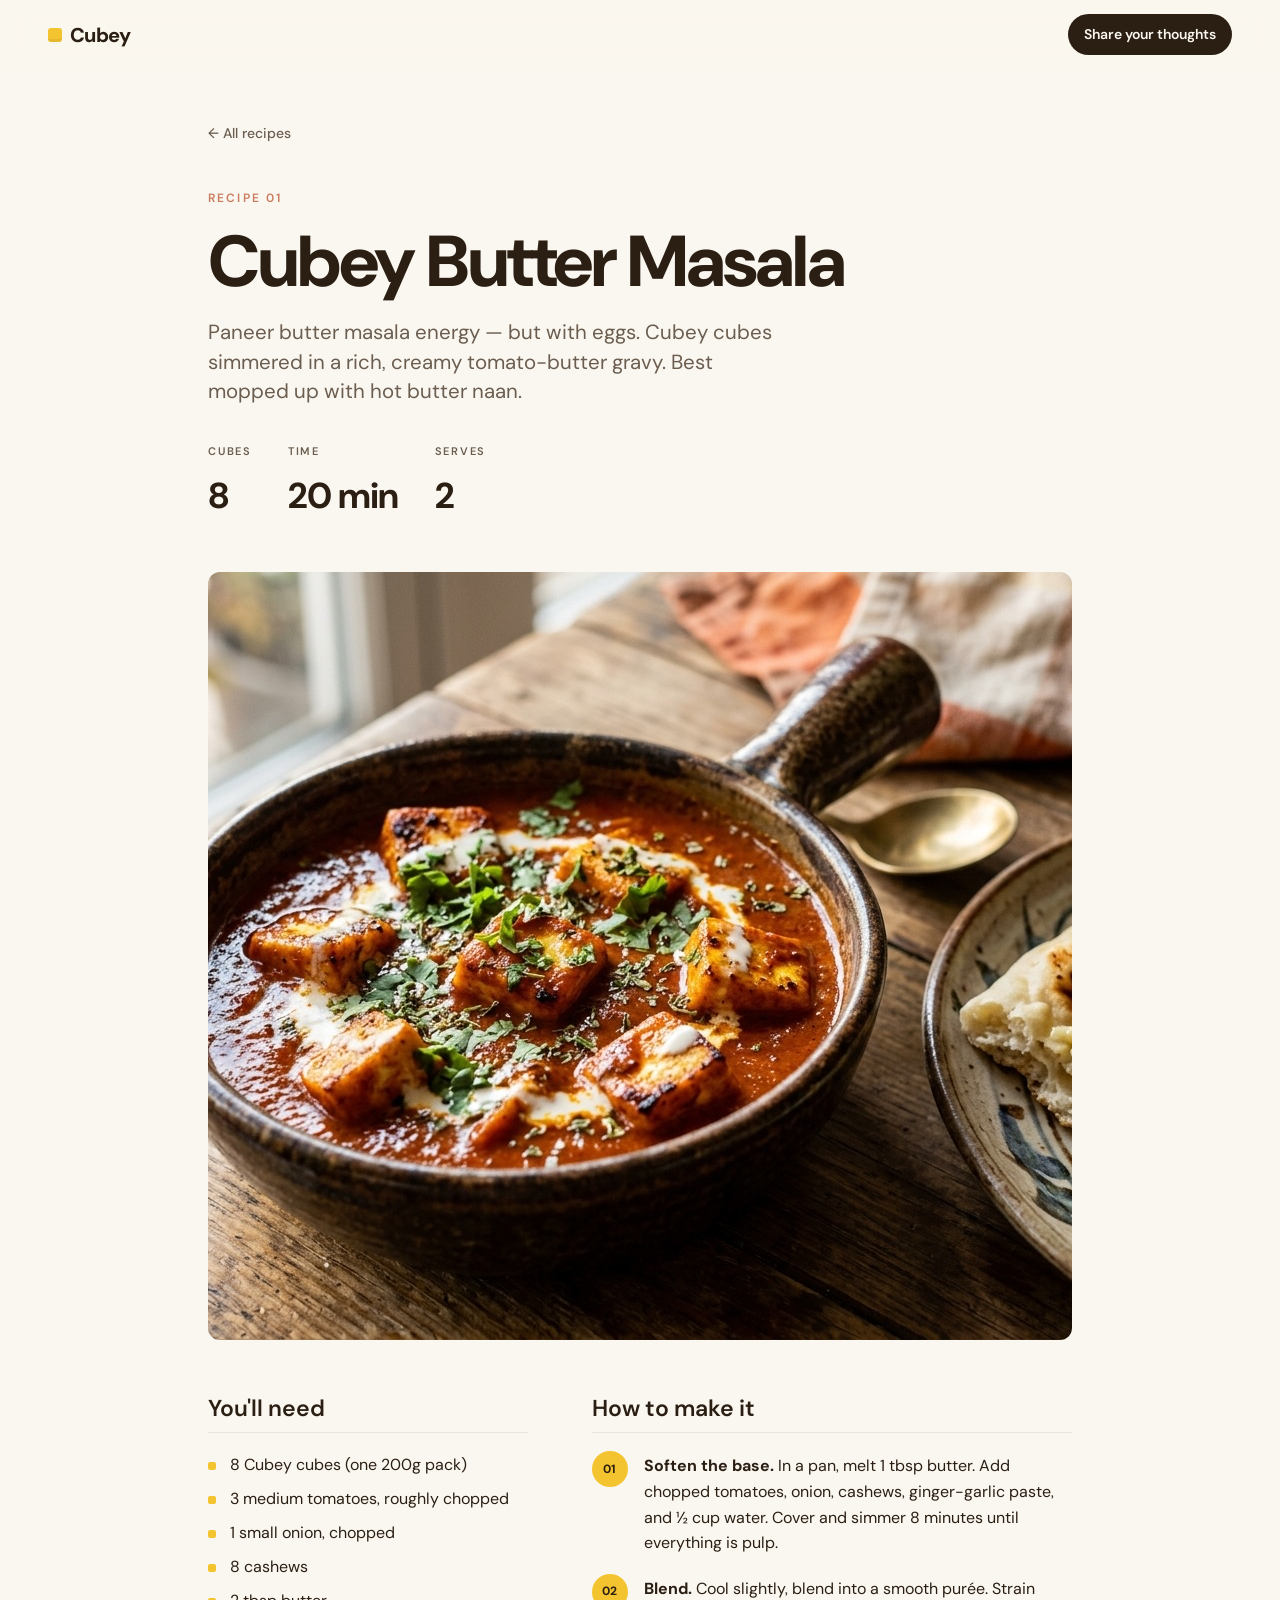
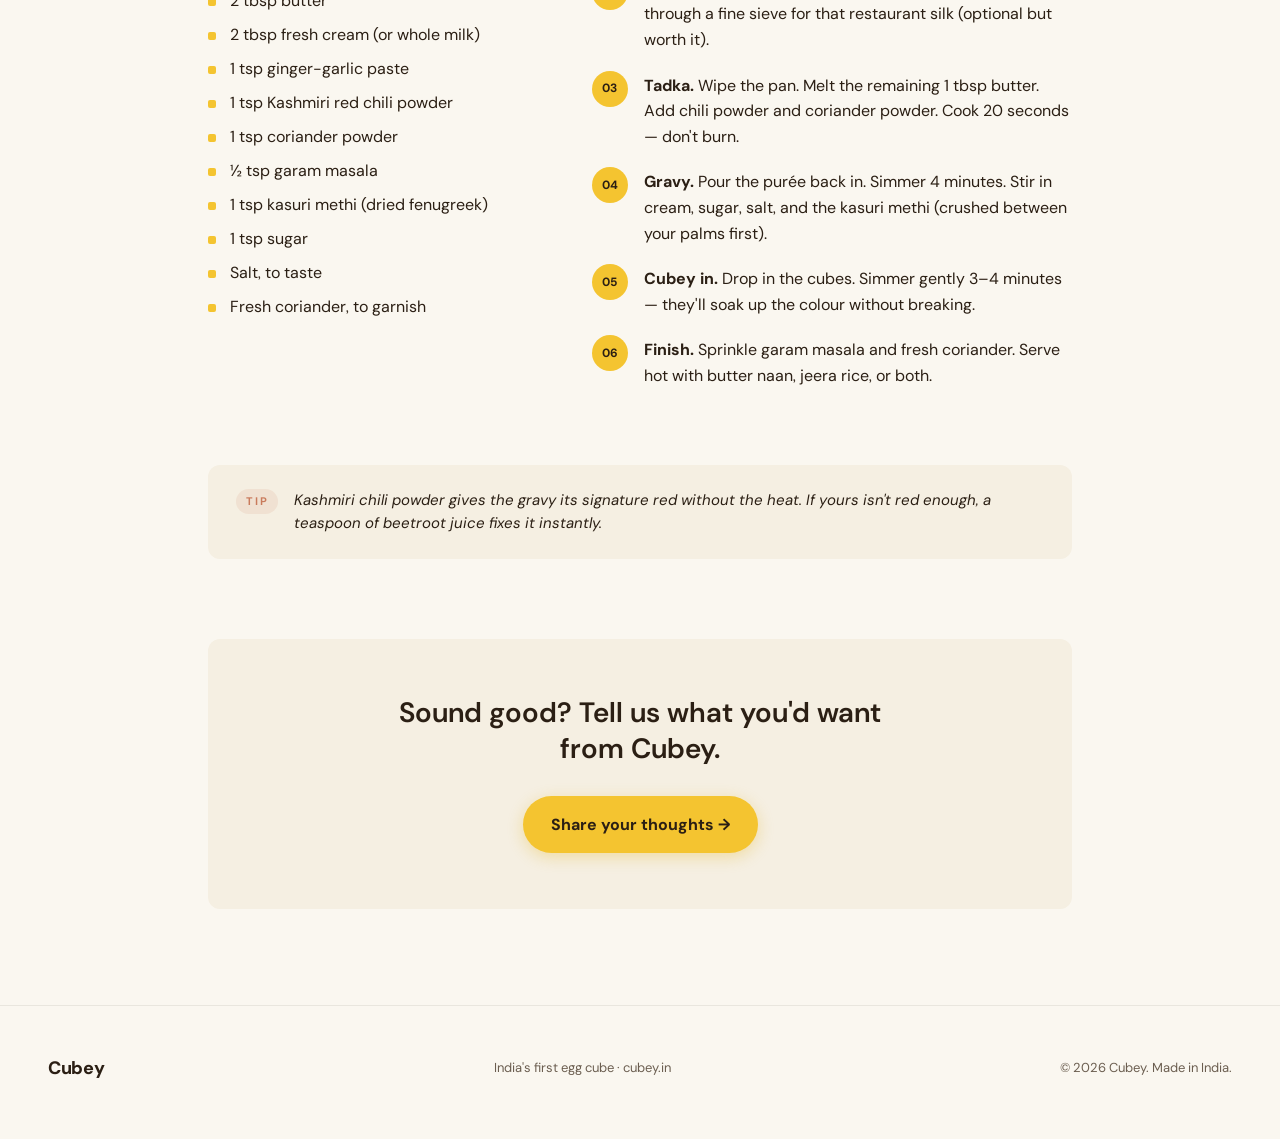
<file: recipes/butter-masala.html>
<!DOCTYPE html>
<html lang="en">
<head>
  <meta charset="UTF-8">
  <meta name="viewport" content="width=device-width, initial-scale=1, viewport-fit=cover">
  <title>Cubey Butter Masala — A 20-minute recipe from Cubey</title>
  <meta name="description" content="Cubey cubes simmered in a rich, creamy tomato-butter gravy. 8 cubes, 20 minutes, serves 2.">
  <meta name="theme-color" content="#F4C430">
  <link rel="canonical" href="https://cubey.in/recipes/butter-masala.html">

  <link rel="icon" type="image/svg+xml" href="data:image/svg+xml,%3Csvg xmlns='http://www.w3.org/2000/svg' viewBox='0 0 32 32'%3E%3Crect x='6' y='6' width='20' height='20' rx='4' fill='%23F4C430'/%3E%3C/svg%3E">

  <link rel="preconnect" href="https://fonts.googleapis.com">
  <link rel="preconnect" href="https://fonts.gstatic.com" crossorigin>
  <link href="https://fonts.googleapis.com/css2?family=DM+Sans:opsz,wght@9..40,400;9..40,500;9..40,600;9..40,700;9..40,800&display=swap" rel="stylesheet">

  <link rel="stylesheet" href="../styles.css">
</head>

<body class="recipe-page">
  <header class="site-header" data-header>
    <a href="../index.html" class="brand">Cubey</a>
    <a href="../index.html#form" class="header-cta">Share your thoughts</a>
  </header>

  <main class="recipe-main">
    <a href="../index.html#recipes" class="back-link">← All recipes</a>

    <article class="recipe">
      <header class="recipe-header">
        <span class="recipe-eyebrow">Recipe 01</span>
        <h1>Cubey Butter Masala</h1>
        <p class="recipe-intro">Paneer butter masala energy — but with eggs. Cubey cubes simmered in a rich, creamy tomato-butter gravy. Best mopped up with hot butter naan.</p>

        <div class="recipe-stats">
          <div class="recipe-stat">
            <span class="recipe-stat-label">Cubes</span>
            <span class="recipe-stat-value">8</span>
          </div>
          <div class="recipe-stat">
            <span class="recipe-stat-label">Time</span>
            <span class="recipe-stat-value">20 min</span>
          </div>
          <div class="recipe-stat">
            <span class="recipe-stat-label">Serves</span>
            <span class="recipe-stat-value">2</span>
          </div>
        </div>
      </header>

      <figure class="recipe-hero-image">
        <img src="../images/recipe-butter-masala.jpg" alt="A rustic clay handi of glossy red Cubey butter masala — golden cubes half-submerged in tomato-cream gravy, sprinkled with kasuri methi and fresh coriander, with garlic naan on the side." width="1376" height="768" loading="lazy">
      </figure>

      <div class="recipe-content">
        <section class="recipe-section">
          <h2>You'll need</h2>
          <ul class="ingredients-list">
            <li>8 Cubey cubes (one 200g pack)</li>
            <li>3 medium tomatoes, roughly chopped</li>
            <li>1 small onion, chopped</li>
            <li>8 cashews</li>
            <li>2 tbsp butter</li>
            <li>2 tbsp fresh cream (or whole milk)</li>
            <li>1 tsp ginger-garlic paste</li>
            <li>1 tsp Kashmiri red chili powder</li>
            <li>1 tsp coriander powder</li>
            <li>½ tsp garam masala</li>
            <li>1 tsp kasuri methi (dried fenugreek)</li>
            <li>1 tsp sugar</li>
            <li>Salt, to taste</li>
            <li>Fresh coriander, to garnish</li>
          </ul>
        </section>

        <section class="recipe-section">
          <h2>How to make it</h2>
          <ol class="steps-list">
            <li><strong>Soften the base.</strong> In a pan, melt 1 tbsp butter. Add chopped tomatoes, onion, cashews, ginger-garlic paste, and ½ cup water. Cover and simmer 8 minutes until everything is pulp.</li>
            <li><strong>Blend.</strong> Cool slightly, blend into a smooth purée. Strain through a fine sieve for that restaurant silk (optional but worth it).</li>
            <li><strong>Tadka.</strong> Wipe the pan. Melt the remaining 1 tbsp butter. Add chili powder and coriander powder. Cook 20 seconds — don't burn.</li>
            <li><strong>Gravy.</strong> Pour the purée back in. Simmer 4 minutes. Stir in cream, sugar, salt, and the kasuri methi (crushed between your palms first).</li>
            <li><strong>Cubey in.</strong> Drop in the cubes. Simmer gently 3–4 minutes — they'll soak up the colour without breaking.</li>
            <li><strong>Finish.</strong> Sprinkle garam masala and fresh coriander. Serve hot with butter naan, jeera rice, or both.</li>
          </ol>
        </section>

        <aside class="recipe-tip">
          <span class="recipe-tip-label">Tip</span>
          <p>Kashmiri chili powder gives the gravy its signature red without the heat. If yours isn't red enough, a teaspoon of beetroot juice fixes it instantly.</p>
        </aside>
      </div>

      <div class="recipe-cta">
        <p>Sound good? Tell us what you'd want from Cubey.</p>
        <a href="../index.html#form" class="recipe-cta-btn">Share your thoughts →</a>
      </div>
    </article>
  </main>

  <footer class="site-footer">
    <div class="footer-row">
      <span class="footer-brand">Cubey</span>
      <span class="footer-meta">India's first egg cube · cubey.in</span>
      <span class="footer-copy">© <span id="year"></span> Cubey. Made in India.</span>
    </div>
  </footer>

  <script src="../script.js"></script>
</body>
</html>
</file>
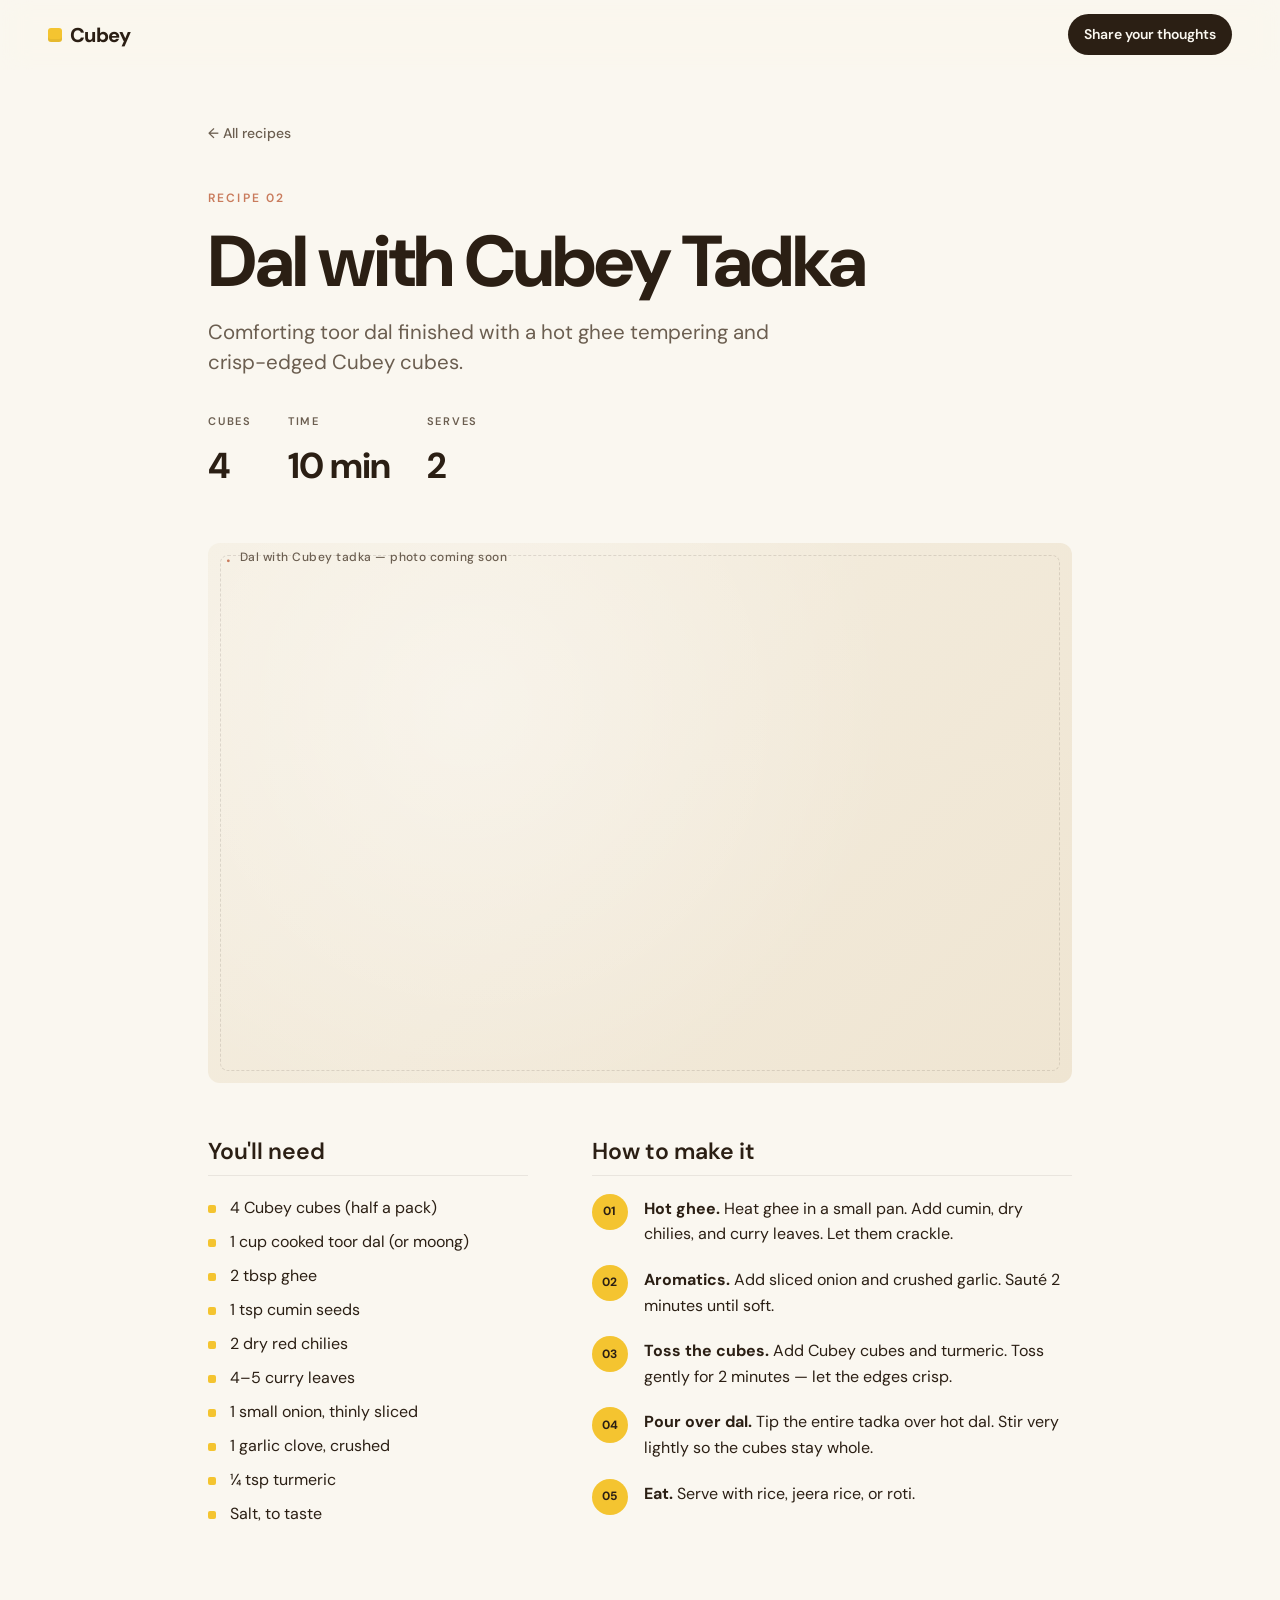
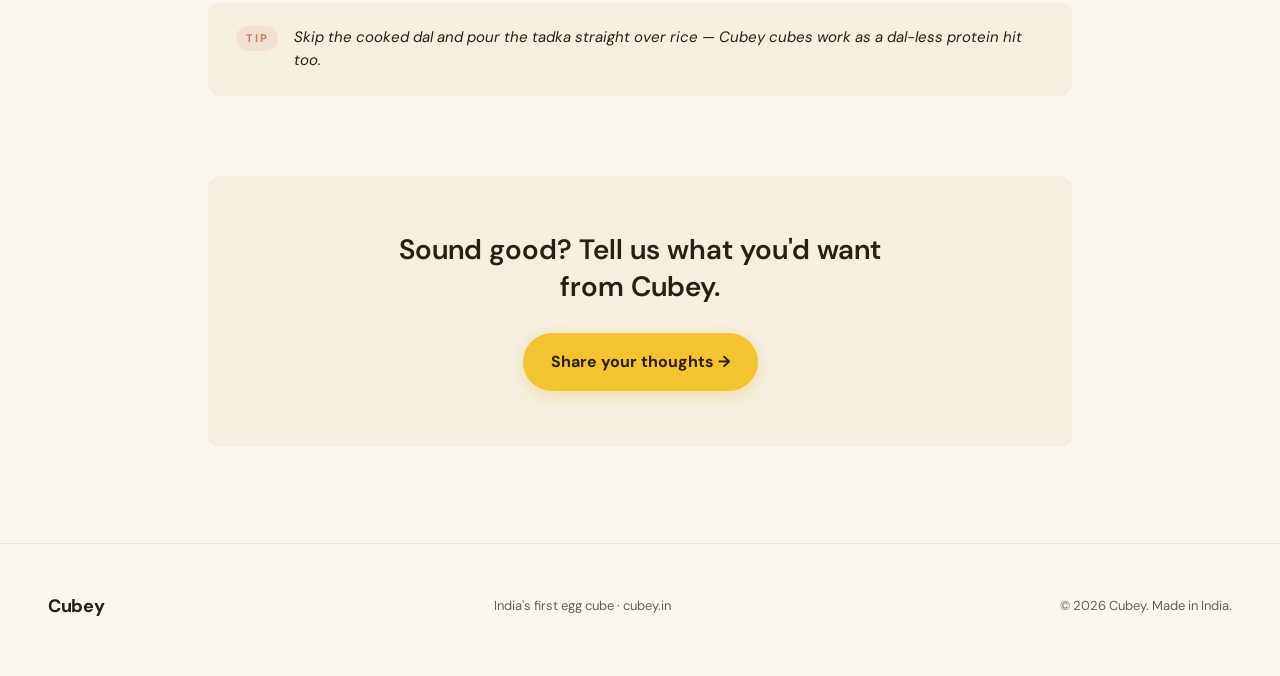
<file: recipes/dal-tadka.html>
<!DOCTYPE html>
<html lang="en">
<head>
  <meta charset="UTF-8">
  <meta name="viewport" content="width=device-width, initial-scale=1, viewport-fit=cover">
  <title>Dal with Cubey Tadka — A 10-minute recipe from Cubey</title>
  <meta name="description" content="Tempered dal finished with crisp-edged Cubey cubes. 4 cubes, 10 minutes, serves 2.">
  <meta name="theme-color" content="#F4C430">
  <link rel="canonical" href="https://cubey.in/recipes/dal-tadka.html">

  <link rel="icon" type="image/svg+xml" href="data:image/svg+xml,%3Csvg xmlns='http://www.w3.org/2000/svg' viewBox='0 0 32 32'%3E%3Crect x='6' y='6' width='20' height='20' rx='4' fill='%23F4C430'/%3E%3C/svg%3E">

  <link rel="preconnect" href="https://fonts.googleapis.com">
  <link rel="preconnect" href="https://fonts.gstatic.com" crossorigin>
  <link href="https://fonts.googleapis.com/css2?family=DM+Sans:opsz,wght@9..40,400;9..40,500;9..40,600;9..40,700;9..40,800&display=swap" rel="stylesheet">

  <link rel="stylesheet" href="../styles.css">
</head>

<body class="recipe-page">
  <header class="site-header" data-header>
    <a href="../index.html" class="brand">Cubey</a>
    <a href="../index.html#form" class="header-cta">Share your thoughts</a>
  </header>

  <main class="recipe-main">
    <a href="../index.html#recipes" class="back-link">← All recipes</a>

    <article class="recipe">
      <header class="recipe-header">
        <span class="recipe-eyebrow">Recipe 02</span>
        <h1>Dal with Cubey Tadka</h1>
        <p class="recipe-intro">Comforting toor dal finished with a hot ghee tempering and crisp-edged Cubey cubes.</p>

        <div class="recipe-stats">
          <div class="recipe-stat">
            <span class="recipe-stat-label">Cubes</span>
            <span class="recipe-stat-value">4</span>
          </div>
          <div class="recipe-stat">
            <span class="recipe-stat-label">Time</span>
            <span class="recipe-stat-value">10 min</span>
          </div>
          <div class="recipe-stat">
            <span class="recipe-stat-label">Serves</span>
            <span class="recipe-stat-value">2</span>
          </div>
        </div>
      </header>

      <figure class="recipe-hero-image">
        <div class="img-frame">
          <span class="img-label">Dal with Cubey tadka — photo coming soon</span>
        </div>
      </figure>

      <div class="recipe-content">
        <section class="recipe-section">
          <h2>You'll need</h2>
          <ul class="ingredients-list">
            <li>4 Cubey cubes (half a pack)</li>
            <li>1 cup cooked toor dal (or moong)</li>
            <li>2 tbsp ghee</li>
            <li>1 tsp cumin seeds</li>
            <li>2 dry red chilies</li>
            <li>4–5 curry leaves</li>
            <li>1 small onion, thinly sliced</li>
            <li>1 garlic clove, crushed</li>
            <li>¼ tsp turmeric</li>
            <li>Salt, to taste</li>
          </ul>
        </section>

        <section class="recipe-section">
          <h2>How to make it</h2>
          <ol class="steps-list">
            <li><strong>Hot ghee.</strong> Heat ghee in a small pan. Add cumin, dry chilies, and curry leaves. Let them crackle.</li>
            <li><strong>Aromatics.</strong> Add sliced onion and crushed garlic. Sauté 2 minutes until soft.</li>
            <li><strong>Toss the cubes.</strong> Add Cubey cubes and turmeric. Toss gently for 2 minutes — let the edges crisp.</li>
            <li><strong>Pour over dal.</strong> Tip the entire tadka over hot dal. Stir very lightly so the cubes stay whole.</li>
            <li><strong>Eat.</strong> Serve with rice, jeera rice, or roti.</li>
          </ol>
        </section>

        <aside class="recipe-tip">
          <span class="recipe-tip-label">Tip</span>
          <p>Skip the cooked dal and pour the tadka straight over rice — Cubey cubes work as a dal-less protein hit too.</p>
        </aside>
      </div>

      <div class="recipe-cta">
        <p>Sound good? Tell us what you'd want from Cubey.</p>
        <a href="../index.html#form" class="recipe-cta-btn">Share your thoughts →</a>
      </div>
    </article>
  </main>

  <footer class="site-footer">
    <div class="footer-row">
      <span class="footer-brand">Cubey</span>
      <span class="footer-meta">India's first egg cube · cubey.in</span>
      <span class="footer-copy">© <span id="year"></span> Cubey. Made in India.</span>
    </div>
  </footer>

  <script src="../script.js"></script>
</body>
</html>
</file>
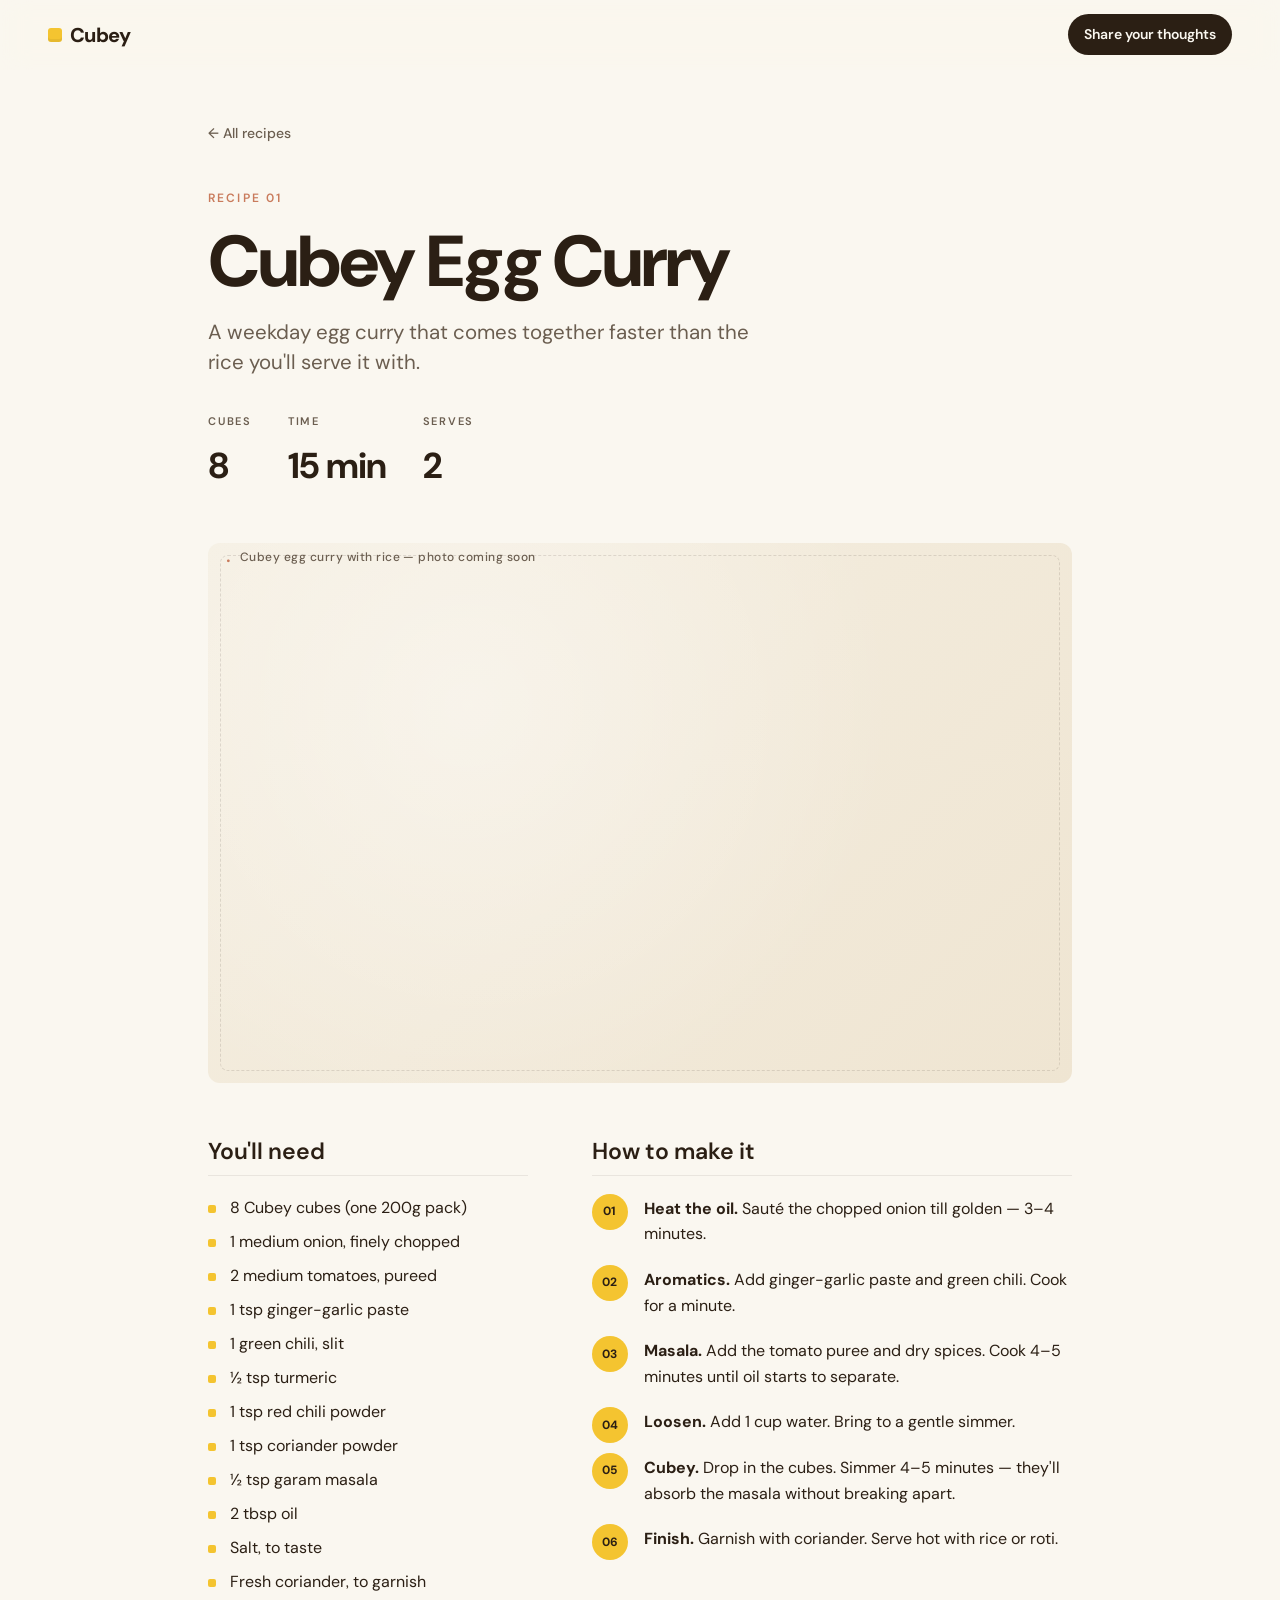
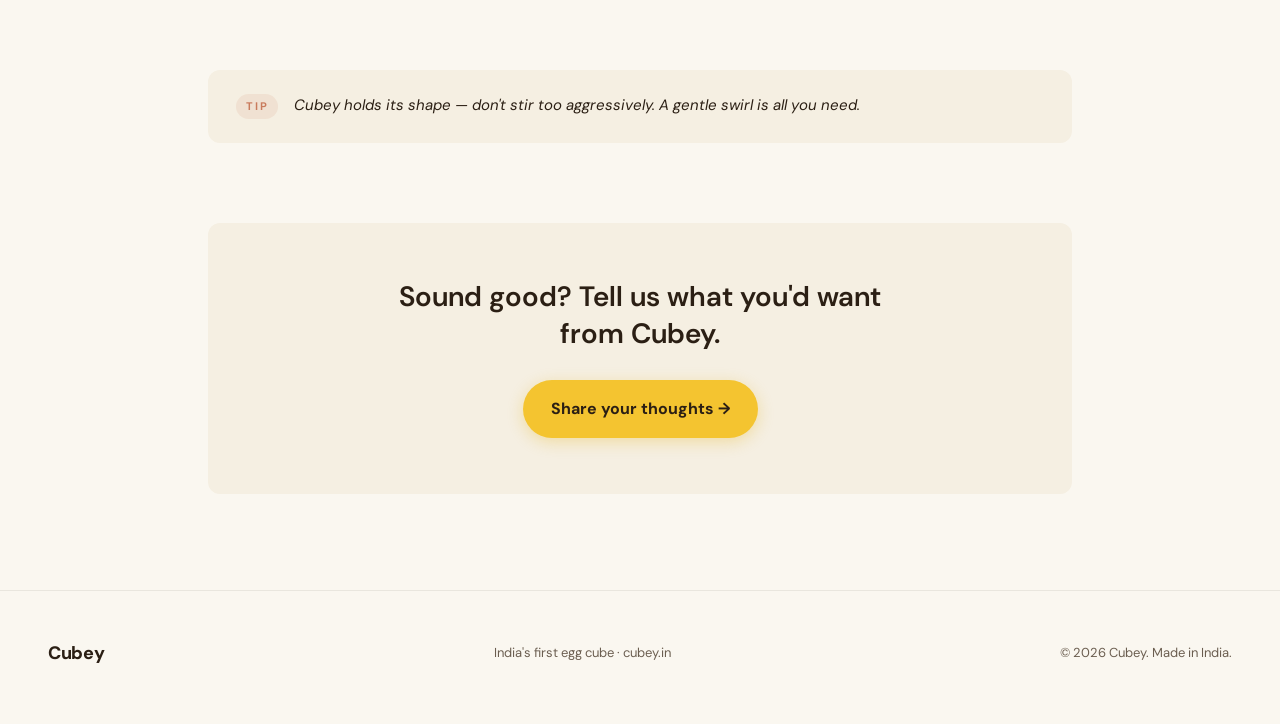
<file: recipes/egg-curry.html>
<!DOCTYPE html>
<html lang="en">
<head>
  <meta charset="UTF-8">
  <meta name="viewport" content="width=device-width, initial-scale=1, viewport-fit=cover">
  <title>Cubey Egg Curry — A 15-minute recipe from Cubey</title>
  <meta name="description" content="A classic Indian egg curry made with 8 Cubey cubes. Ready in 15 minutes, serves 2.">
  <meta name="theme-color" content="#F4C430">
  <link rel="canonical" href="https://cubey.in/recipes/egg-curry.html">

  <link rel="icon" type="image/svg+xml" href="data:image/svg+xml,%3Csvg xmlns='http://www.w3.org/2000/svg' viewBox='0 0 32 32'%3E%3Crect x='6' y='6' width='20' height='20' rx='4' fill='%23F4C430'/%3E%3C/svg%3E">

  <link rel="preconnect" href="https://fonts.googleapis.com">
  <link rel="preconnect" href="https://fonts.gstatic.com" crossorigin>
  <link href="https://fonts.googleapis.com/css2?family=DM+Sans:opsz,wght@9..40,400;9..40,500;9..40,600;9..40,700;9..40,800&display=swap" rel="stylesheet">

  <link rel="stylesheet" href="../styles.css">
</head>

<body class="recipe-page">
  <header class="site-header" data-header>
    <a href="../index.html" class="brand">Cubey</a>
    <a href="../index.html#form" class="header-cta">Share your thoughts</a>
  </header>

  <main class="recipe-main">
    <a href="../index.html#recipes" class="back-link">← All recipes</a>

    <article class="recipe">
      <header class="recipe-header">
        <span class="recipe-eyebrow">Recipe 01</span>
        <h1>Cubey Egg Curry</h1>
        <p class="recipe-intro">A weekday egg curry that comes together faster than the rice you'll serve it with.</p>

        <div class="recipe-stats">
          <div class="recipe-stat">
            <span class="recipe-stat-label">Cubes</span>
            <span class="recipe-stat-value">8</span>
          </div>
          <div class="recipe-stat">
            <span class="recipe-stat-label">Time</span>
            <span class="recipe-stat-value">15 min</span>
          </div>
          <div class="recipe-stat">
            <span class="recipe-stat-label">Serves</span>
            <span class="recipe-stat-value">2</span>
          </div>
        </div>
      </header>

      <figure class="recipe-hero-image">
        <div class="img-frame">
          <span class="img-label">Cubey egg curry with rice — photo coming soon</span>
        </div>
      </figure>

      <div class="recipe-content">
        <section class="recipe-section">
          <h2>You'll need</h2>
          <ul class="ingredients-list">
            <li>8 Cubey cubes (one 200g pack)</li>
            <li>1 medium onion, finely chopped</li>
            <li>2 medium tomatoes, pureed</li>
            <li>1 tsp ginger-garlic paste</li>
            <li>1 green chili, slit</li>
            <li>½ tsp turmeric</li>
            <li>1 tsp red chili powder</li>
            <li>1 tsp coriander powder</li>
            <li>½ tsp garam masala</li>
            <li>2 tbsp oil</li>
            <li>Salt, to taste</li>
            <li>Fresh coriander, to garnish</li>
          </ul>
        </section>

        <section class="recipe-section">
          <h2>How to make it</h2>
          <ol class="steps-list">
            <li><strong>Heat the oil.</strong> Sauté the chopped onion till golden — 3–4 minutes.</li>
            <li><strong>Aromatics.</strong> Add ginger-garlic paste and green chili. Cook for a minute.</li>
            <li><strong>Masala.</strong> Add the tomato puree and dry spices. Cook 4–5 minutes until oil starts to separate.</li>
            <li><strong>Loosen.</strong> Add 1 cup water. Bring to a gentle simmer.</li>
            <li><strong>Cubey.</strong> Drop in the cubes. Simmer 4–5 minutes — they'll absorb the masala without breaking apart.</li>
            <li><strong>Finish.</strong> Garnish with coriander. Serve hot with rice or roti.</li>
          </ol>
        </section>

        <aside class="recipe-tip">
          <span class="recipe-tip-label">Tip</span>
          <p>Cubey holds its shape — don't stir too aggressively. A gentle swirl is all you need.</p>
        </aside>
      </div>

      <div class="recipe-cta">
        <p>Sound good? Tell us what you'd want from Cubey.</p>
        <a href="../index.html#form" class="recipe-cta-btn">Share your thoughts →</a>
      </div>
    </article>
  </main>

  <footer class="site-footer">
    <div class="footer-row">
      <span class="footer-brand">Cubey</span>
      <span class="footer-meta">India's first egg cube · cubey.in</span>
      <span class="footer-copy">© <span id="year"></span> Cubey. Made in India.</span>
    </div>
  </footer>

  <script src="../script.js"></script>
</body>
</html>
</file>
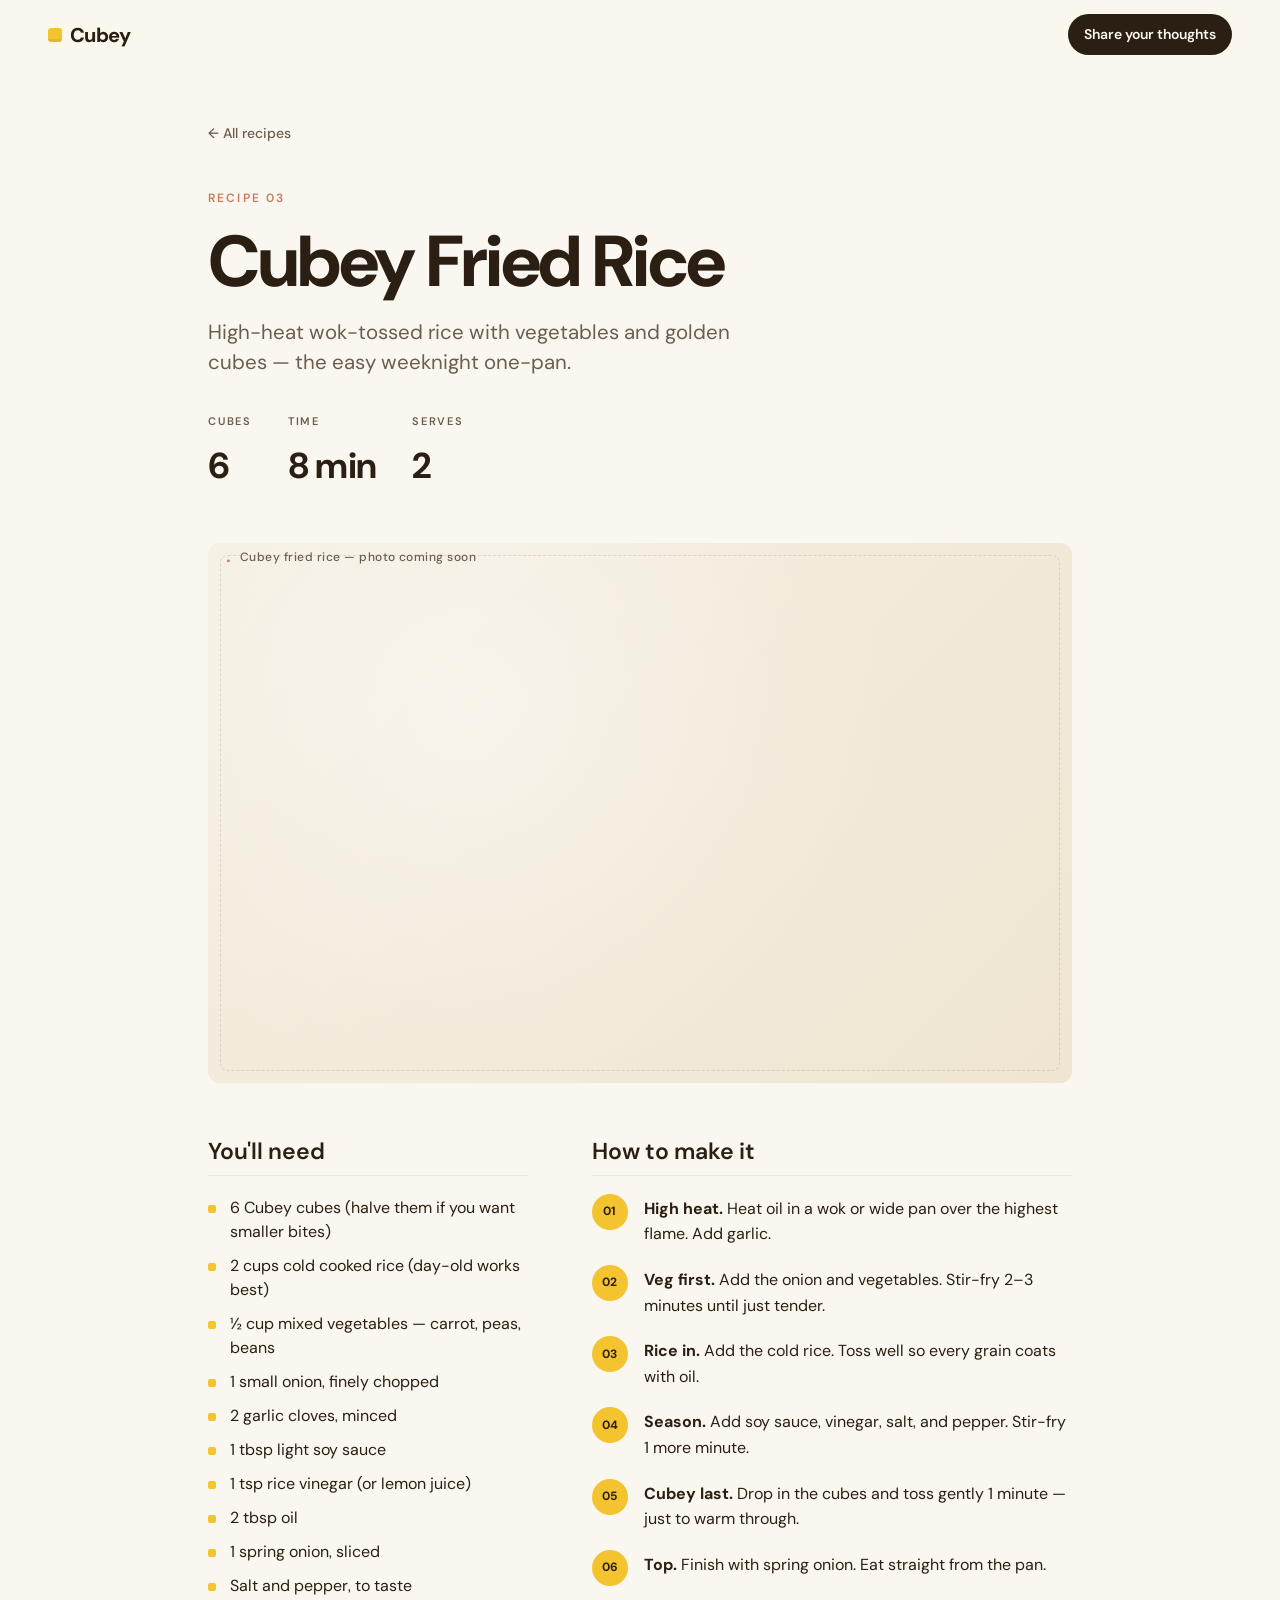
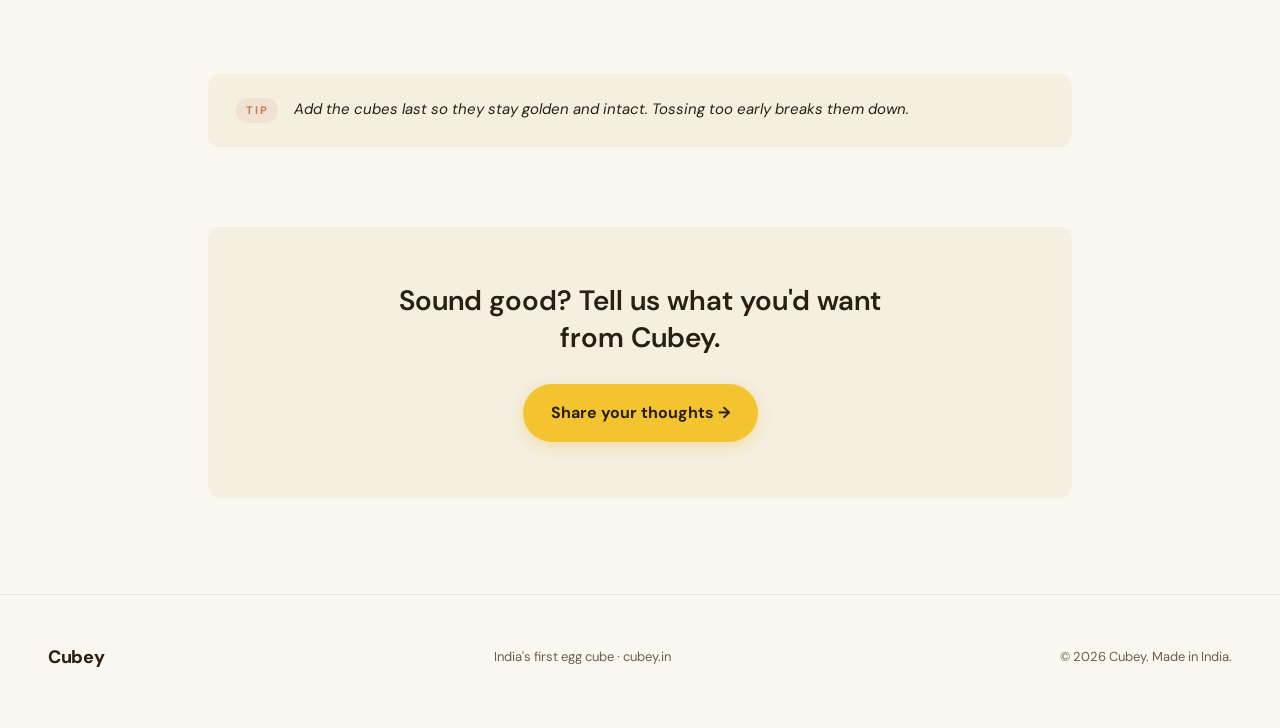
<file: recipes/fried-rice.html>
<!DOCTYPE html>
<html lang="en">
<head>
  <meta charset="UTF-8">
  <meta name="viewport" content="width=device-width, initial-scale=1, viewport-fit=cover">
  <title>Cubey Fried Rice — An 8-minute recipe from Cubey</title>
  <meta name="description" content="Quick wok-tossed fried rice with 6 Cubey cubes. 8 minutes, serves 2.">
  <meta name="theme-color" content="#F4C430">
  <link rel="canonical" href="https://cubey.in/recipes/fried-rice.html">

  <link rel="icon" type="image/svg+xml" href="data:image/svg+xml,%3Csvg xmlns='http://www.w3.org/2000/svg' viewBox='0 0 32 32'%3E%3Crect x='6' y='6' width='20' height='20' rx='4' fill='%23F4C430'/%3E%3C/svg%3E">

  <link rel="preconnect" href="https://fonts.googleapis.com">
  <link rel="preconnect" href="https://fonts.gstatic.com" crossorigin>
  <link href="https://fonts.googleapis.com/css2?family=DM+Sans:opsz,wght@9..40,400;9..40,500;9..40,600;9..40,700;9..40,800&display=swap" rel="stylesheet">

  <link rel="stylesheet" href="../styles.css">
</head>

<body class="recipe-page">
  <header class="site-header" data-header>
    <a href="../index.html" class="brand">Cubey</a>
    <a href="../index.html#form" class="header-cta">Share your thoughts</a>
  </header>

  <main class="recipe-main">
    <a href="../index.html#recipes" class="back-link">← All recipes</a>

    <article class="recipe">
      <header class="recipe-header">
        <span class="recipe-eyebrow">Recipe 03</span>
        <h1>Cubey Fried Rice</h1>
        <p class="recipe-intro">High-heat wok-tossed rice with vegetables and golden cubes — the easy weeknight one-pan.</p>

        <div class="recipe-stats">
          <div class="recipe-stat">
            <span class="recipe-stat-label">Cubes</span>
            <span class="recipe-stat-value">6</span>
          </div>
          <div class="recipe-stat">
            <span class="recipe-stat-label">Time</span>
            <span class="recipe-stat-value">8 min</span>
          </div>
          <div class="recipe-stat">
            <span class="recipe-stat-label">Serves</span>
            <span class="recipe-stat-value">2</span>
          </div>
        </div>
      </header>

      <figure class="recipe-hero-image">
        <div class="img-frame">
          <span class="img-label">Cubey fried rice — photo coming soon</span>
        </div>
      </figure>

      <div class="recipe-content">
        <section class="recipe-section">
          <h2>You'll need</h2>
          <ul class="ingredients-list">
            <li>6 Cubey cubes (halve them if you want smaller bites)</li>
            <li>2 cups cold cooked rice (day-old works best)</li>
            <li>½ cup mixed vegetables — carrot, peas, beans</li>
            <li>1 small onion, finely chopped</li>
            <li>2 garlic cloves, minced</li>
            <li>1 tbsp light soy sauce</li>
            <li>1 tsp rice vinegar (or lemon juice)</li>
            <li>2 tbsp oil</li>
            <li>1 spring onion, sliced</li>
            <li>Salt and pepper, to taste</li>
          </ul>
        </section>

        <section class="recipe-section">
          <h2>How to make it</h2>
          <ol class="steps-list">
            <li><strong>High heat.</strong> Heat oil in a wok or wide pan over the highest flame. Add garlic.</li>
            <li><strong>Veg first.</strong> Add the onion and vegetables. Stir-fry 2–3 minutes until just tender.</li>
            <li><strong>Rice in.</strong> Add the cold rice. Toss well so every grain coats with oil.</li>
            <li><strong>Season.</strong> Add soy sauce, vinegar, salt, and pepper. Stir-fry 1 more minute.</li>
            <li><strong>Cubey last.</strong> Drop in the cubes and toss gently 1 minute — just to warm through.</li>
            <li><strong>Top.</strong> Finish with spring onion. Eat straight from the pan.</li>
          </ol>
        </section>

        <aside class="recipe-tip">
          <span class="recipe-tip-label">Tip</span>
          <p>Add the cubes last so they stay golden and intact. Tossing too early breaks them down.</p>
        </aside>
      </div>

      <div class="recipe-cta">
        <p>Sound good? Tell us what you'd want from Cubey.</p>
        <a href="../index.html#form" class="recipe-cta-btn">Share your thoughts →</a>
      </div>
    </article>
  </main>

  <footer class="site-footer">
    <div class="footer-row">
      <span class="footer-brand">Cubey</span>
      <span class="footer-meta">India's first egg cube · cubey.in</span>
      <span class="footer-copy">© <span id="year"></span> Cubey. Made in India.</span>
    </div>
  </footer>

  <script src="../script.js"></script>
</body>
</html>
</file>
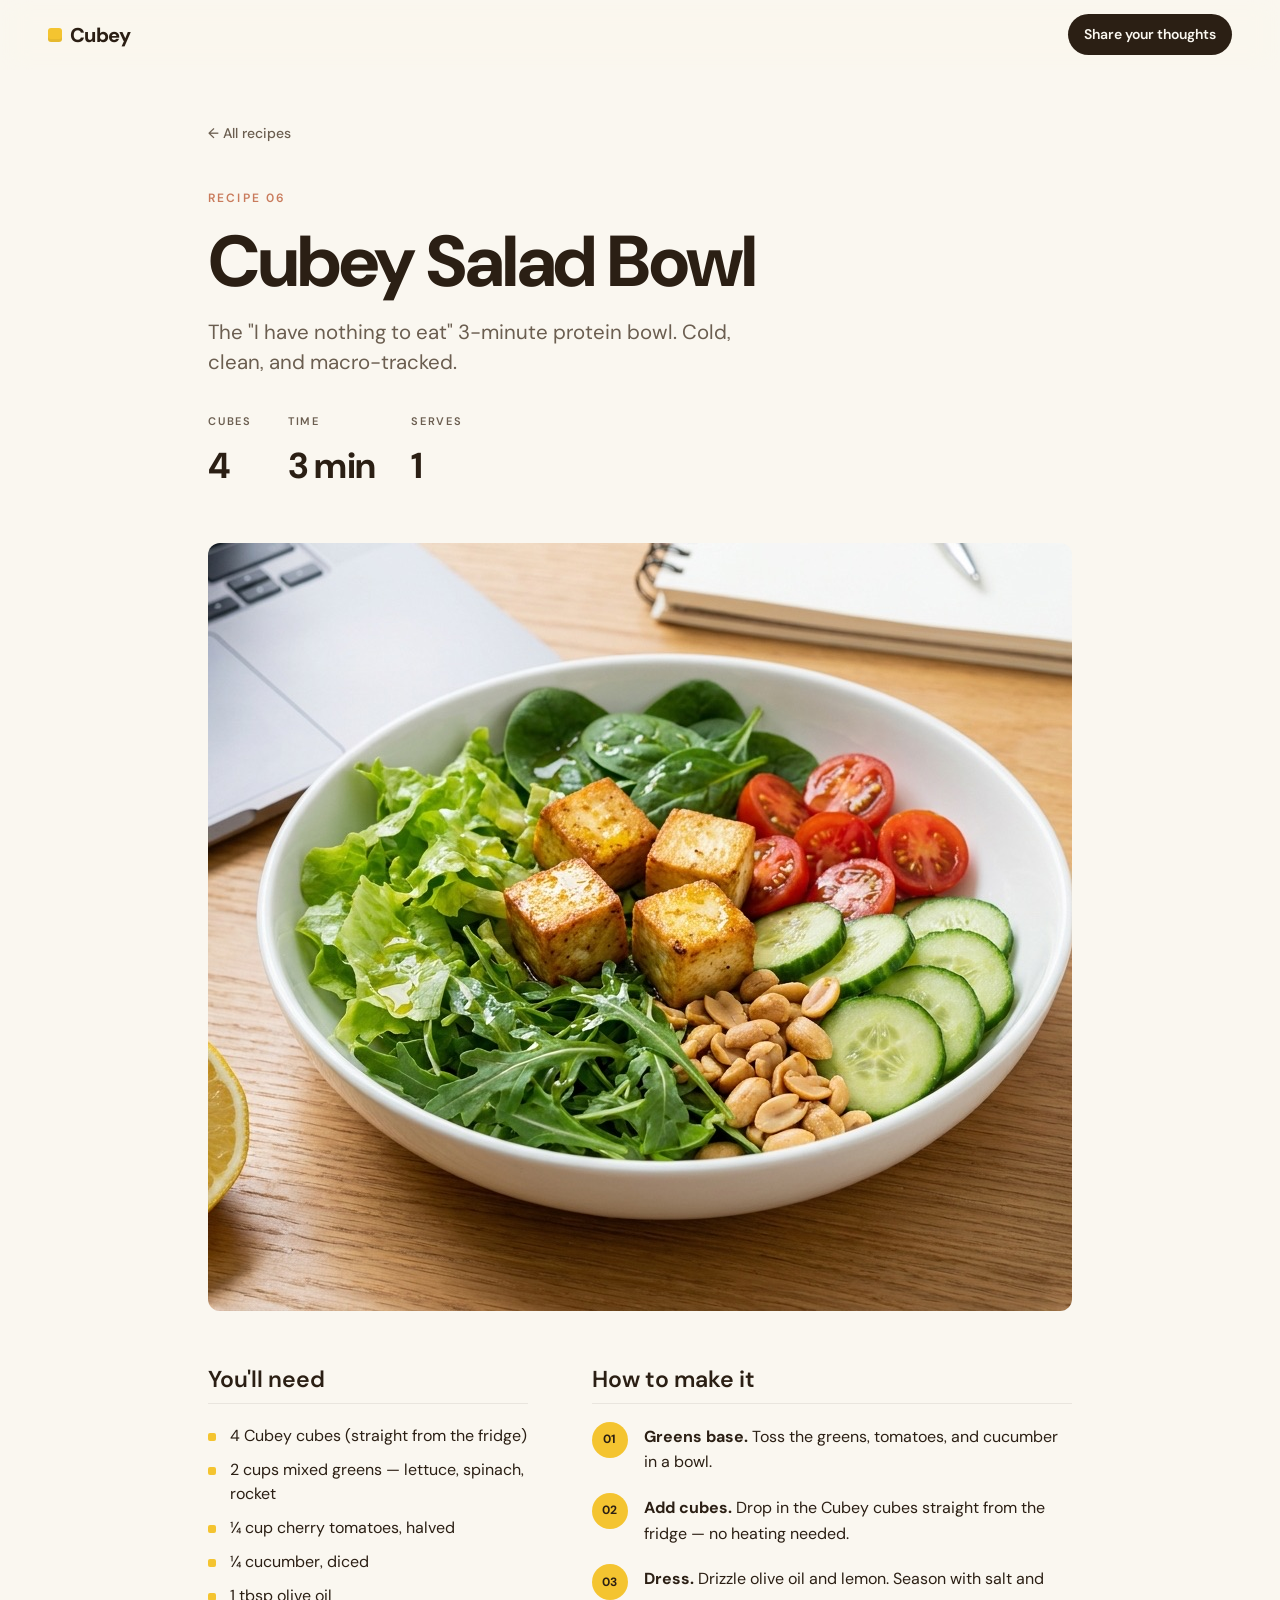
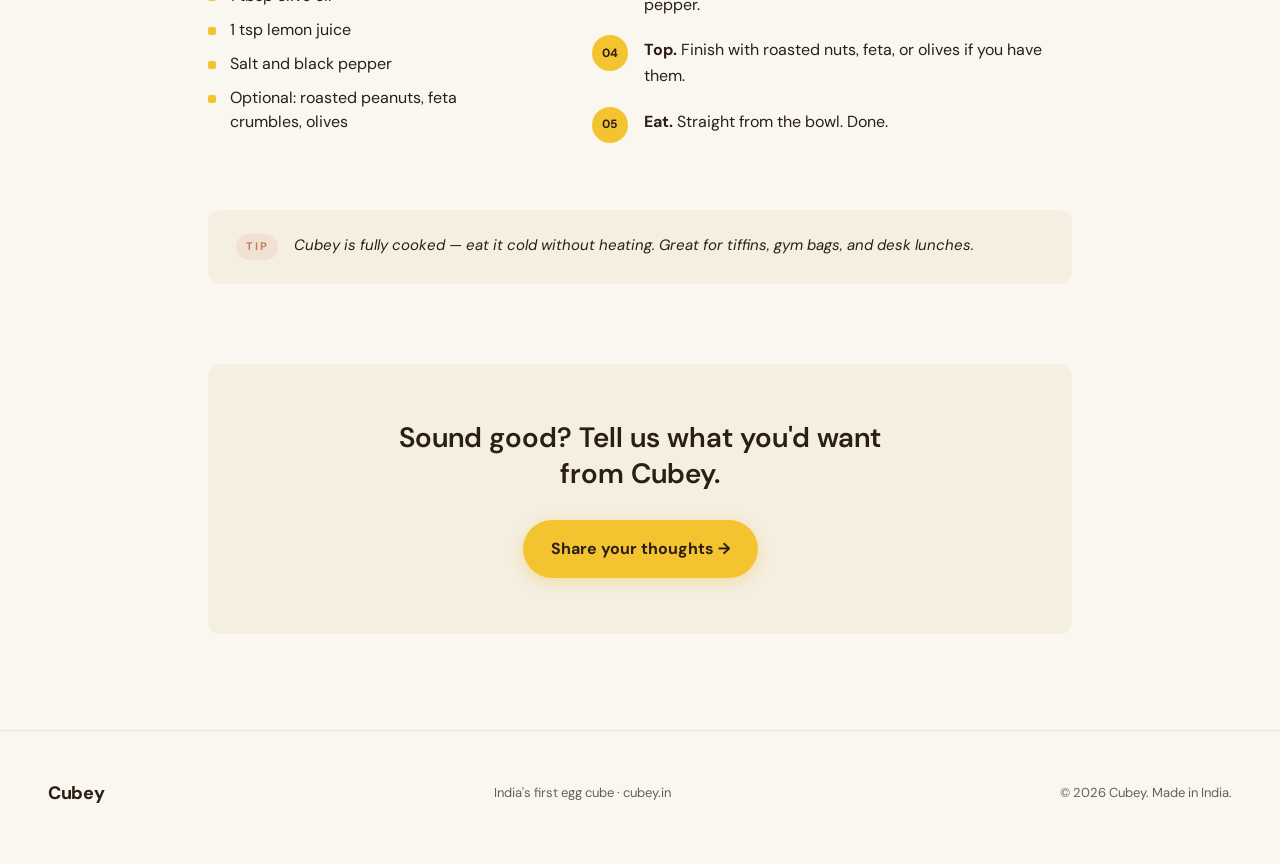
<file: recipes/salad.html>
<!DOCTYPE html>
<html lang="en">
<head>
  <meta charset="UTF-8">
  <meta name="viewport" content="width=device-width, initial-scale=1, viewport-fit=cover">
  <title>Cubey Salad Bowl — A 3-minute recipe from Cubey</title>
  <meta name="description" content="A 3-minute protein-packed salad bowl with 4 Cubey cubes. Serves 1.">
  <meta name="theme-color" content="#F4C430">
  <link rel="canonical" href="https://cubey.in/recipes/salad.html">

  <link rel="icon" type="image/svg+xml" href="data:image/svg+xml,%3Csvg xmlns='http://www.w3.org/2000/svg' viewBox='0 0 32 32'%3E%3Crect x='6' y='6' width='20' height='20' rx='4' fill='%23F4C430'/%3E%3C/svg%3E">

  <link rel="preconnect" href="https://fonts.googleapis.com">
  <link rel="preconnect" href="https://fonts.gstatic.com" crossorigin>
  <link href="https://fonts.googleapis.com/css2?family=DM+Sans:opsz,wght@9..40,400;9..40,500;9..40,600;9..40,700;9..40,800&display=swap" rel="stylesheet">

  <link rel="stylesheet" href="../styles.css">
</head>

<body class="recipe-page">
  <header class="site-header" data-header>
    <a href="../index.html" class="brand">Cubey</a>
    <a href="../index.html#form" class="header-cta">Share your thoughts</a>
  </header>

  <main class="recipe-main">
    <a href="../index.html#recipes" class="back-link">← All recipes</a>

    <article class="recipe">
      <header class="recipe-header">
        <span class="recipe-eyebrow">Recipe 06</span>
        <h1>Cubey Salad Bowl</h1>
        <p class="recipe-intro">The "I have nothing to eat" 3-minute protein bowl. Cold, clean, and macro-tracked.</p>

        <div class="recipe-stats">
          <div class="recipe-stat">
            <span class="recipe-stat-label">Cubes</span>
            <span class="recipe-stat-value">4</span>
          </div>
          <div class="recipe-stat">
            <span class="recipe-stat-label">Time</span>
            <span class="recipe-stat-value">3 min</span>
          </div>
          <div class="recipe-stat">
            <span class="recipe-stat-label">Serves</span>
            <span class="recipe-stat-value">1</span>
          </div>
        </div>
      </header>

      <figure class="recipe-hero-image">
        <img src="../images/recipe-salad.jpg" alt="A white ceramic bowl on a wooden desk with mixed greens, four golden Cubey cubes, halved cherry tomatoes, sliced cucumber, and roasted peanuts — a halved lemon, a glass of water, an open notebook, and a laptop softly out of focus around it." width="1376" height="768" loading="lazy">
      </figure>

      <div class="recipe-content">
        <section class="recipe-section">
          <h2>You'll need</h2>
          <ul class="ingredients-list">
            <li>4 Cubey cubes (straight from the fridge)</li>
            <li>2 cups mixed greens — lettuce, spinach, rocket</li>
            <li>¼ cup cherry tomatoes, halved</li>
            <li>¼ cucumber, diced</li>
            <li>1 tbsp olive oil</li>
            <li>1 tsp lemon juice</li>
            <li>Salt and black pepper</li>
            <li>Optional: roasted peanuts, feta crumbles, olives</li>
          </ul>
        </section>

        <section class="recipe-section">
          <h2>How to make it</h2>
          <ol class="steps-list">
            <li><strong>Greens base.</strong> Toss the greens, tomatoes, and cucumber in a bowl.</li>
            <li><strong>Add cubes.</strong> Drop in the Cubey cubes straight from the fridge — no heating needed.</li>
            <li><strong>Dress.</strong> Drizzle olive oil and lemon. Season with salt and pepper.</li>
            <li><strong>Top.</strong> Finish with roasted nuts, feta, or olives if you have them.</li>
            <li><strong>Eat.</strong> Straight from the bowl. Done.</li>
          </ol>
        </section>

        <aside class="recipe-tip">
          <span class="recipe-tip-label">Tip</span>
          <p>Cubey is fully cooked — eat it cold without heating. Great for tiffins, gym bags, and desk lunches.</p>
        </aside>
      </div>

      <div class="recipe-cta">
        <p>Sound good? Tell us what you'd want from Cubey.</p>
        <a href="../index.html#form" class="recipe-cta-btn">Share your thoughts →</a>
      </div>
    </article>
  </main>

  <footer class="site-footer">
    <div class="footer-row">
      <span class="footer-brand">Cubey</span>
      <span class="footer-meta">India's first egg cube · cubey.in</span>
      <span class="footer-copy">© <span id="year"></span> Cubey. Made in India.</span>
    </div>
  </footer>

  <script src="../script.js"></script>
</body>
</html>
</file>
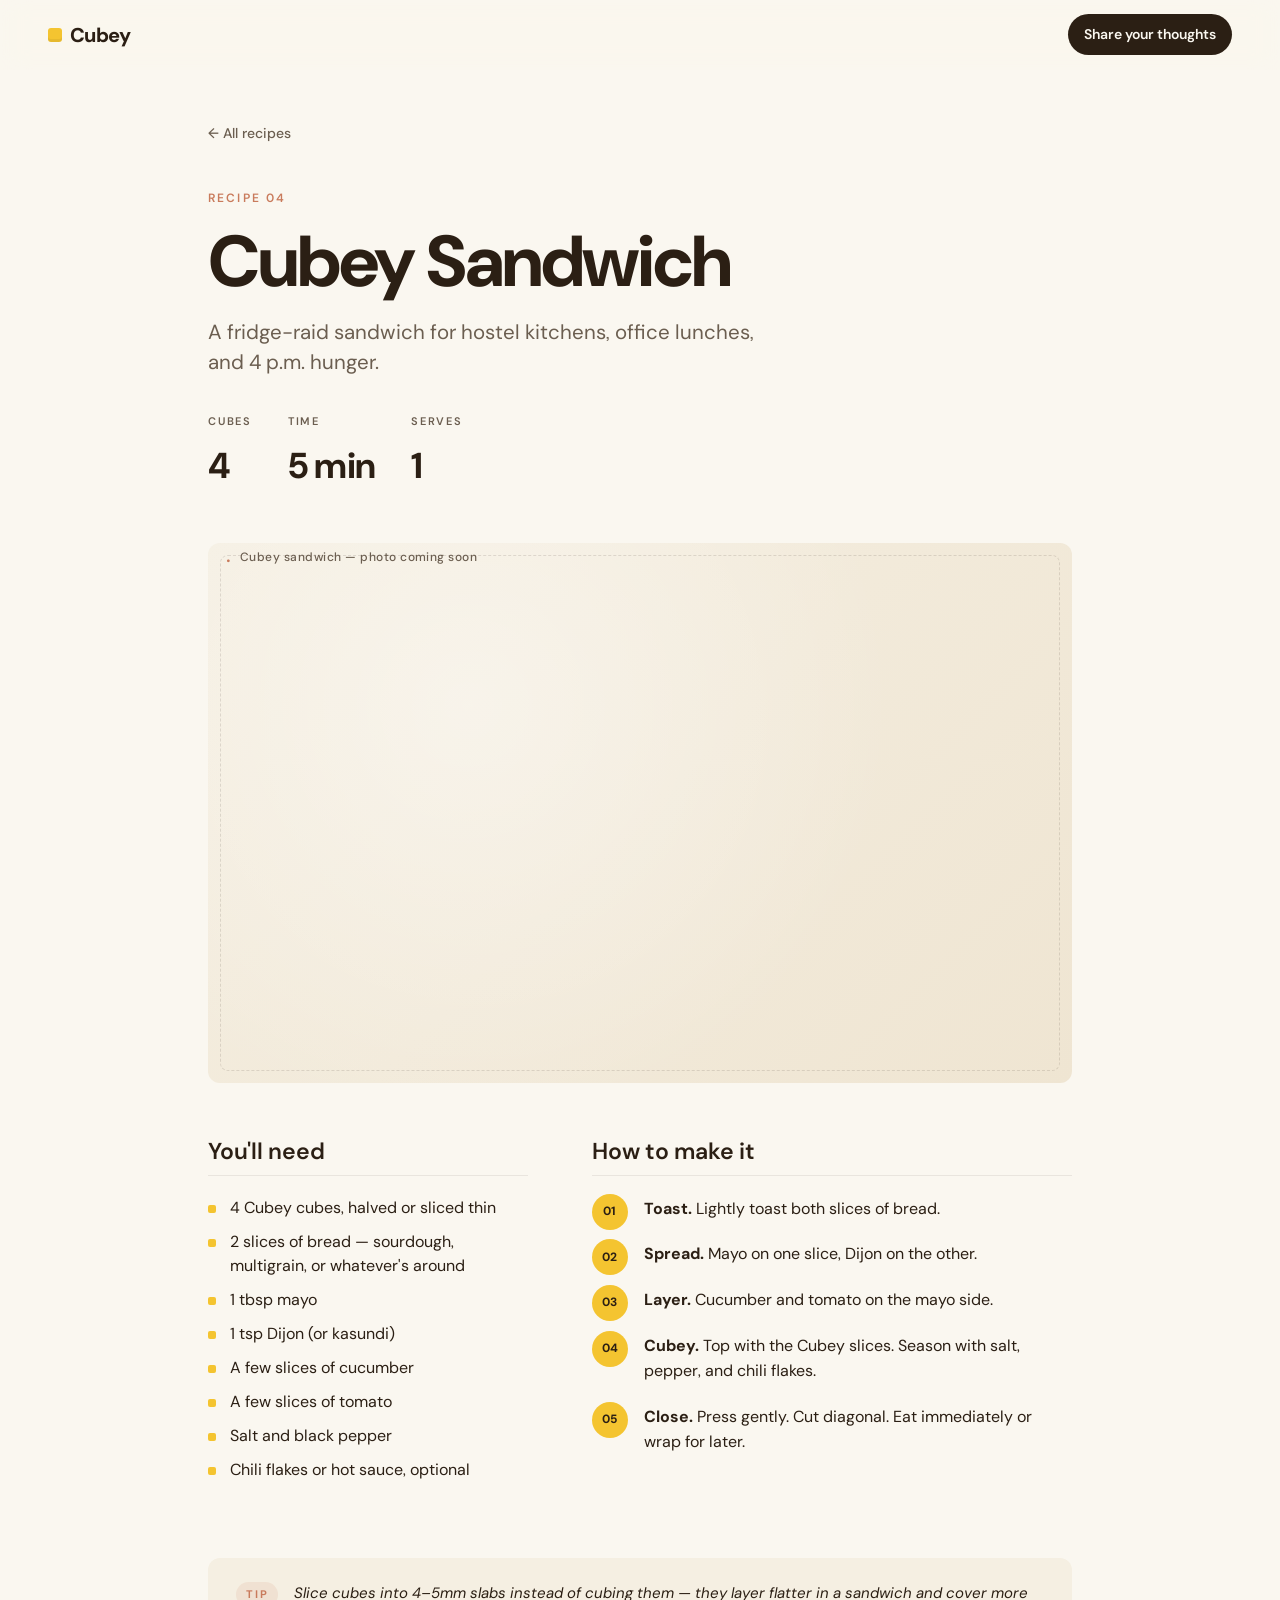
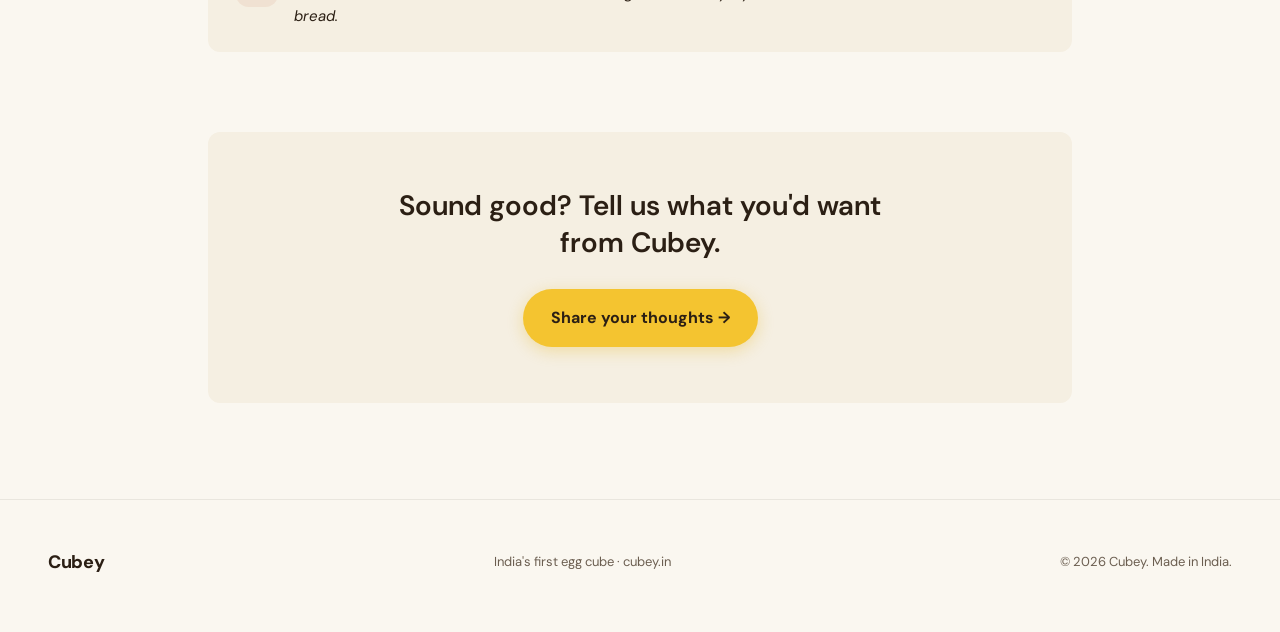
<file: recipes/sandwich.html>
<!DOCTYPE html>
<html lang="en">
<head>
  <meta charset="UTF-8">
  <meta name="viewport" content="width=device-width, initial-scale=1, viewport-fit=cover">
  <title>Cubey Sandwich — A 5-minute recipe from Cubey</title>
  <meta name="description" content="A quick fridge-raid Cubey sandwich. 4 cubes, 5 minutes, serves 1.">
  <meta name="theme-color" content="#F4C430">
  <link rel="canonical" href="https://cubey.in/recipes/sandwich.html">

  <link rel="icon" type="image/svg+xml" href="data:image/svg+xml,%3Csvg xmlns='http://www.w3.org/2000/svg' viewBox='0 0 32 32'%3E%3Crect x='6' y='6' width='20' height='20' rx='4' fill='%23F4C430'/%3E%3C/svg%3E">

  <link rel="preconnect" href="https://fonts.googleapis.com">
  <link rel="preconnect" href="https://fonts.gstatic.com" crossorigin>
  <link href="https://fonts.googleapis.com/css2?family=DM+Sans:opsz,wght@9..40,400;9..40,500;9..40,600;9..40,700;9..40,800&display=swap" rel="stylesheet">

  <link rel="stylesheet" href="../styles.css">
</head>

<body class="recipe-page">
  <header class="site-header" data-header>
    <a href="../index.html" class="brand">Cubey</a>
    <a href="../index.html#form" class="header-cta">Share your thoughts</a>
  </header>

  <main class="recipe-main">
    <a href="../index.html#recipes" class="back-link">← All recipes</a>

    <article class="recipe">
      <header class="recipe-header">
        <span class="recipe-eyebrow">Recipe 04</span>
        <h1>Cubey Sandwich</h1>
        <p class="recipe-intro">A fridge-raid sandwich for hostel kitchens, office lunches, and 4 p.m. hunger.</p>

        <div class="recipe-stats">
          <div class="recipe-stat">
            <span class="recipe-stat-label">Cubes</span>
            <span class="recipe-stat-value">4</span>
          </div>
          <div class="recipe-stat">
            <span class="recipe-stat-label">Time</span>
            <span class="recipe-stat-value">5 min</span>
          </div>
          <div class="recipe-stat">
            <span class="recipe-stat-label">Serves</span>
            <span class="recipe-stat-value">1</span>
          </div>
        </div>
      </header>

      <figure class="recipe-hero-image">
        <div class="img-frame">
          <span class="img-label">Cubey sandwich — photo coming soon</span>
        </div>
      </figure>

      <div class="recipe-content">
        <section class="recipe-section">
          <h2>You'll need</h2>
          <ul class="ingredients-list">
            <li>4 Cubey cubes, halved or sliced thin</li>
            <li>2 slices of bread — sourdough, multigrain, or whatever's around</li>
            <li>1 tbsp mayo</li>
            <li>1 tsp Dijon (or kasundi)</li>
            <li>A few slices of cucumber</li>
            <li>A few slices of tomato</li>
            <li>Salt and black pepper</li>
            <li>Chili flakes or hot sauce, optional</li>
          </ul>
        </section>

        <section class="recipe-section">
          <h2>How to make it</h2>
          <ol class="steps-list">
            <li><strong>Toast.</strong> Lightly toast both slices of bread.</li>
            <li><strong>Spread.</strong> Mayo on one slice, Dijon on the other.</li>
            <li><strong>Layer.</strong> Cucumber and tomato on the mayo side.</li>
            <li><strong>Cubey.</strong> Top with the Cubey slices. Season with salt, pepper, and chili flakes.</li>
            <li><strong>Close.</strong> Press gently. Cut diagonal. Eat immediately or wrap for later.</li>
          </ol>
        </section>

        <aside class="recipe-tip">
          <span class="recipe-tip-label">Tip</span>
          <p>Slice cubes into 4–5mm slabs instead of cubing them — they layer flatter in a sandwich and cover more bread.</p>
        </aside>
      </div>

      <div class="recipe-cta">
        <p>Sound good? Tell us what you'd want from Cubey.</p>
        <a href="../index.html#form" class="recipe-cta-btn">Share your thoughts →</a>
      </div>
    </article>
  </main>

  <footer class="site-footer">
    <div class="footer-row">
      <span class="footer-brand">Cubey</span>
      <span class="footer-meta">India's first egg cube · cubey.in</span>
      <span class="footer-copy">© <span id="year"></span> Cubey. Made in India.</span>
    </div>
  </footer>

  <script src="../script.js"></script>
</body>
</html>
</file>
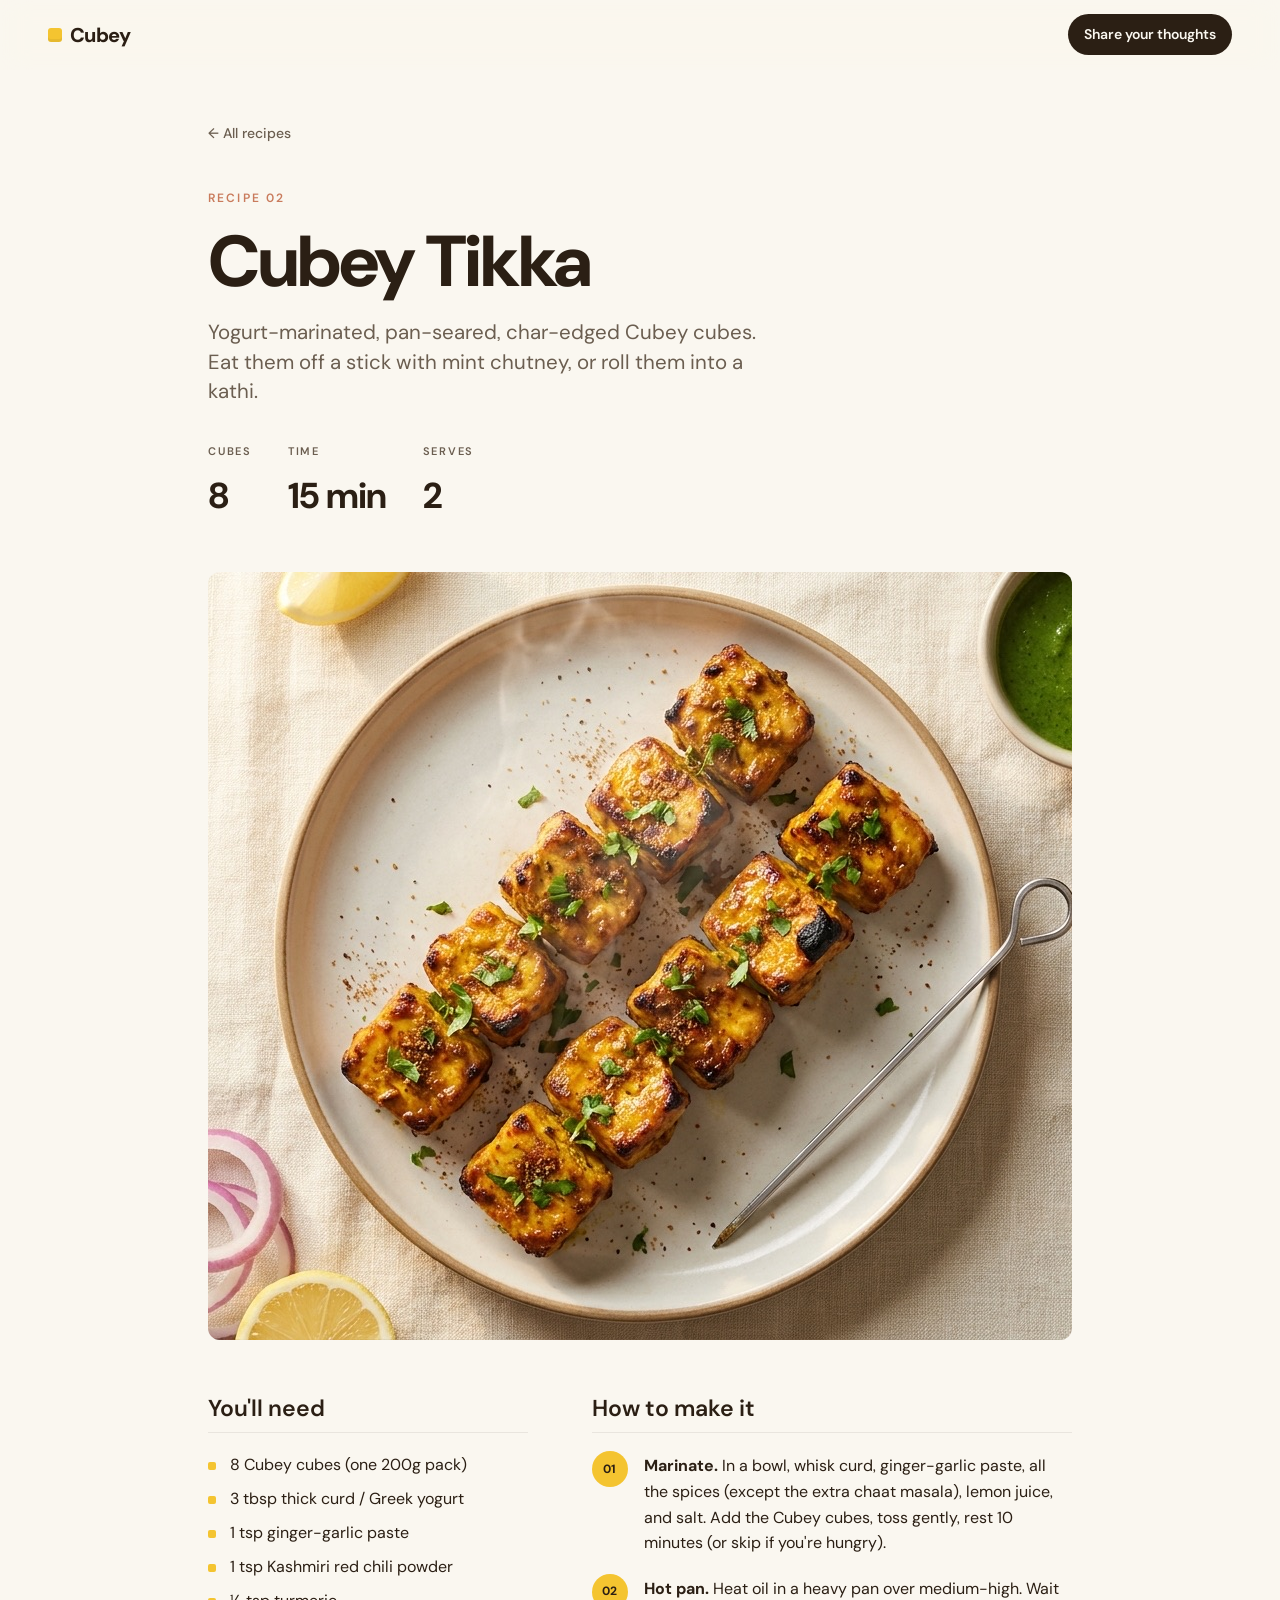
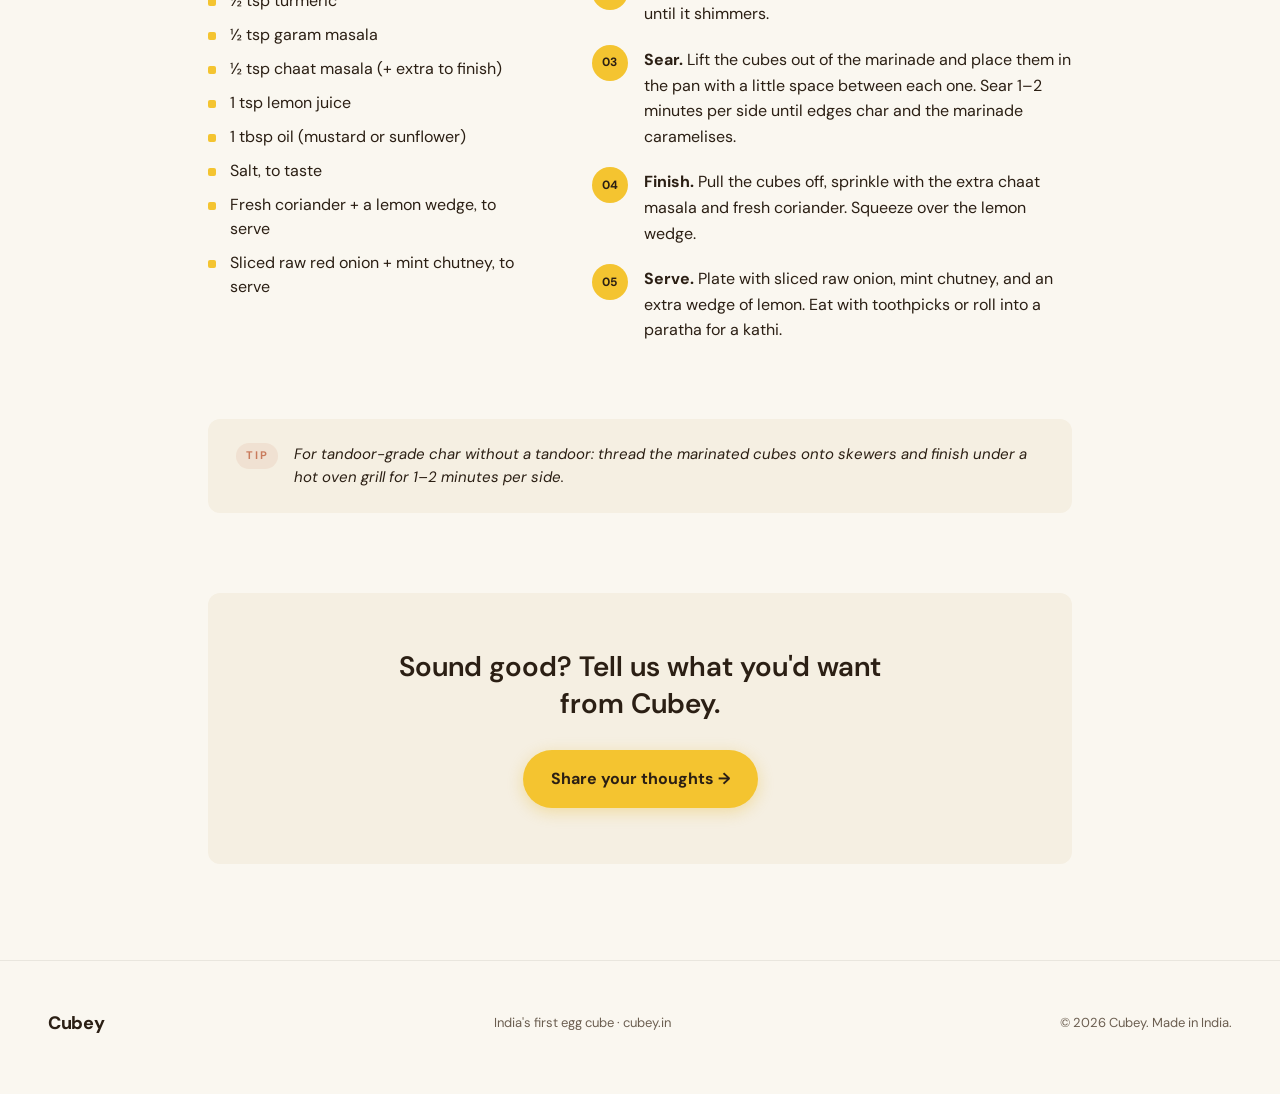
<file: recipes/tikka.html>
<!DOCTYPE html>
<html lang="en">
<head>
  <meta charset="UTF-8">
  <meta name="viewport" content="width=device-width, initial-scale=1, viewport-fit=cover">
  <title>Cubey Tikka — A 15-minute recipe from Cubey</title>
  <meta name="description" content="Yogurt-marinated Cubey cubes pan-seared with chaat masala and fresh coriander. 8 cubes, 15 minutes, serves 2.">
  <meta name="theme-color" content="#F4C430">
  <link rel="canonical" href="https://cubey.in/recipes/tikka.html">

  <link rel="icon" type="image/svg+xml" href="data:image/svg+xml,%3Csvg xmlns='http://www.w3.org/2000/svg' viewBox='0 0 32 32'%3E%3Crect x='6' y='6' width='20' height='20' rx='4' fill='%23F4C430'/%3E%3C/svg%3E">

  <link rel="preconnect" href="https://fonts.googleapis.com">
  <link rel="preconnect" href="https://fonts.gstatic.com" crossorigin>
  <link href="https://fonts.googleapis.com/css2?family=DM+Sans:opsz,wght@9..40,400;9..40,500;9..40,600;9..40,700;9..40,800&display=swap" rel="stylesheet">

  <link rel="stylesheet" href="../styles.css">
</head>

<body class="recipe-page">
  <header class="site-header" data-header>
    <a href="../index.html" class="brand">Cubey</a>
    <a href="../index.html#form" class="header-cta">Share your thoughts</a>
  </header>

  <main class="recipe-main">
    <a href="../index.html#recipes" class="back-link">← All recipes</a>

    <article class="recipe">
      <header class="recipe-header">
        <span class="recipe-eyebrow">Recipe 02</span>
        <h1>Cubey Tikka</h1>
        <p class="recipe-intro">Yogurt-marinated, pan-seared, char-edged Cubey cubes. Eat them off a stick with mint chutney, or roll them into a kathi.</p>

        <div class="recipe-stats">
          <div class="recipe-stat">
            <span class="recipe-stat-label">Cubes</span>
            <span class="recipe-stat-value">8</span>
          </div>
          <div class="recipe-stat">
            <span class="recipe-stat-label">Time</span>
            <span class="recipe-stat-value">15 min</span>
          </div>
          <div class="recipe-stat">
            <span class="recipe-stat-label">Serves</span>
            <span class="recipe-stat-value">2</span>
          </div>
        </div>
      </header>

      <figure class="recipe-hero-image">
        <img src="../images/recipe-tikka.jpg" alt="Top-down view of a ceramic plate with eight char-edged golden Cubey tikka cubes sprinkled with chaat masala and fresh coriander, a small bowl of green mint chutney, sliced red onion rings, lemon wedges, and a metal skewer alongside." width="1376" height="768" loading="lazy">
      </figure>

      <div class="recipe-content">
        <section class="recipe-section">
          <h2>You'll need</h2>
          <ul class="ingredients-list">
            <li>8 Cubey cubes (one 200g pack)</li>
            <li>3 tbsp thick curd / Greek yogurt</li>
            <li>1 tsp ginger-garlic paste</li>
            <li>1 tsp Kashmiri red chili powder</li>
            <li>½ tsp turmeric</li>
            <li>½ tsp garam masala</li>
            <li>½ tsp chaat masala (+ extra to finish)</li>
            <li>1 tsp lemon juice</li>
            <li>1 tbsp oil (mustard or sunflower)</li>
            <li>Salt, to taste</li>
            <li>Fresh coriander + a lemon wedge, to serve</li>
            <li>Sliced raw red onion + mint chutney, to serve</li>
          </ul>
        </section>

        <section class="recipe-section">
          <h2>How to make it</h2>
          <ol class="steps-list">
            <li><strong>Marinate.</strong> In a bowl, whisk curd, ginger-garlic paste, all the spices (except the extra chaat masala), lemon juice, and salt. Add the Cubey cubes, toss gently, rest 10 minutes (or skip if you're hungry).</li>
            <li><strong>Hot pan.</strong> Heat oil in a heavy pan over medium-high. Wait until it shimmers.</li>
            <li><strong>Sear.</strong> Lift the cubes out of the marinade and place them in the pan with a little space between each one. Sear 1–2 minutes per side until edges char and the marinade caramelises.</li>
            <li><strong>Finish.</strong> Pull the cubes off, sprinkle with the extra chaat masala and fresh coriander. Squeeze over the lemon wedge.</li>
            <li><strong>Serve.</strong> Plate with sliced raw onion, mint chutney, and an extra wedge of lemon. Eat with toothpicks or roll into a paratha for a kathi.</li>
          </ol>
        </section>

        <aside class="recipe-tip">
          <span class="recipe-tip-label">Tip</span>
          <p>For tandoor-grade char without a tandoor: thread the marinated cubes onto skewers and finish under a hot oven grill for 1–2 minutes per side.</p>
        </aside>
      </div>

      <div class="recipe-cta">
        <p>Sound good? Tell us what you'd want from Cubey.</p>
        <a href="../index.html#form" class="recipe-cta-btn">Share your thoughts →</a>
      </div>
    </article>
  </main>

  <footer class="site-footer">
    <div class="footer-row">
      <span class="footer-brand">Cubey</span>
      <span class="footer-meta">India's first egg cube · cubey.in</span>
      <span class="footer-copy">© <span id="year"></span> Cubey. Made in India.</span>
    </div>
  </footer>

  <script src="../script.js"></script>
</body>
</html>
</file>
<file: styles.css>
/* =============================================================
   Cubey — Landing page styles
   Single typeface (DM Sans), cream + yolk palette
   ============================================================= */

/* ---------- Design tokens ---------- */
:root {
  --bg: #FAF7F0;
  --bg-soft: #F5EFE2;
  --bg-deeper: #EFE5D2;
  --text: #2B1F14;
  --text-muted: #6B5E50;
  --yolk: #F4C430;
  --yolk-dark: #E0B41C;
  --yolk-deep: #B68A0B;
  --terracotta: #C97B5C;
  --sage: #9DAE8B;
  --border: rgba(43, 31, 20, 0.08);
  --border-strong: rgba(43, 31, 20, 0.18);

  --shadow-card: 0 2px 12px rgba(43, 31, 20, 0.06);
  --shadow-card-hover: 0 12px 28px rgba(43, 31, 20, 0.10);
  --shadow-cube: 0 30px 60px -12px rgba(228, 176, 12, 0.35), 0 18px 40px -16px rgba(43, 31, 20, 0.20);

  --radius-card: 12px;
  --radius-input: 8px;
  --radius-pill: 999px;

  --container-max: 1240px;
  --container-px: 24px;

  --ease: cubic-bezier(0.22, 1, 0.36, 1);
  --t: 220ms var(--ease);
}

@media (min-width: 1024px) {
  :root { --container-px: 48px; }
}

/* ---------- Reset ---------- */
*, *::before, *::after { box-sizing: border-box; }
* { margin: 0; padding: 0; }

html {
  scroll-behavior: smooth;
  -webkit-text-size-adjust: 100%;
  scroll-padding-top: 80px;
}

body {
  font-family: 'DM Sans', system-ui, -apple-system, 'Helvetica Neue', sans-serif;
  background: var(--bg);
  color: var(--text);
  font-size: 16px;
  line-height: 1.6;
  font-feature-settings: 'ss01' on, 'cv11' on;
  -webkit-font-smoothing: antialiased;
  -moz-osx-font-smoothing: grayscale;
  text-rendering: optimizeLegibility;
  overflow-x: hidden;
}

img, svg { max-width: 100%; display: block; }
button { font: inherit; cursor: pointer; border: 0; background: none; color: inherit; }
input, textarea, select { font: inherit; color: inherit; }
a { color: inherit; text-decoration: none; }
em { font-style: italic; }

::selection { background: var(--yolk); color: var(--text); }

/* ---------- Typography ---------- */
h1 {
  font-weight: 800;
  font-size: clamp(64px, 14vw, 144px);
  line-height: 0.9;
  letter-spacing: -0.05em;
}
h2 {
  font-weight: 700;
  font-size: clamp(30px, 5.2vw, 56px);
  line-height: 1.05;
  letter-spacing: -0.025em;
}
h3 {
  font-weight: 600;
  font-size: clamp(20px, 2vw, 24px);
  line-height: 1.2;
  letter-spacing: -0.01em;
}
p { font-size: clamp(16px, 1.1vw, 18px); }

/* ---------- Layout primitives ---------- */
.container {
  max-width: var(--container-max);
  margin: 0 auto;
  padding: 0 var(--container-px);
}

main > section {
  padding: 48px 0;
  position: relative;
}
@media (min-width: 768px) {
  main > section { padding: 80px 0; }
}
@media (min-width: 1024px) {
  main > section { padding: 120px 0; }
}

.section-head {
  margin-bottom: clamp(28px, 6vw, 72px);
  max-width: 720px;
}

.section-label {
  display: inline-block;
  font-size: 12px;
  font-weight: 600;
  letter-spacing: 0.18em;
  text-transform: uppercase;
  color: var(--terracotta);
  margin-bottom: 20px;
}

/* ---------- Header ---------- */
.site-header {
  position: fixed;
  top: 0;
  left: 0;
  right: 0;
  z-index: 100;
  display: flex;
  justify-content: space-between;
  align-items: center;
  padding: 14px var(--container-px);
  background: rgba(250, 247, 240, 0.7);
  backdrop-filter: saturate(180%) blur(14px);
  -webkit-backdrop-filter: saturate(180%) blur(14px);
  border-bottom: 1px solid transparent;
  transition: border-color var(--t), background var(--t);
}
.site-header.scrolled {
  border-bottom-color: var(--border);
  background: rgba(250, 247, 240, 0.92);
}
.brand {
  font-weight: 800;
  font-size: 20px;
  letter-spacing: -0.03em;
  display: flex;
  align-items: center;
  gap: 8px;
}
.brand::before {
  content: '';
  width: 14px;
  height: 14px;
  border-radius: 3px;
  background: var(--yolk);
  box-shadow: inset 0 -3px 0 rgba(0,0,0,0.06);
}
.header-nav {
  display: inline-flex;
  align-items: center;
  gap: 14px;
}
.header-link {
  font-size: 14px;
  font-weight: 600;
  color: var(--text);
  padding: 6px 4px;
  position: relative;
  transition: color var(--t);
}
.header-link::after {
  content: '';
  position: absolute;
  left: 4px;
  right: 4px;
  bottom: 2px;
  height: 1px;
  background: var(--text);
  transform: scaleX(0);
  transform-origin: left;
  transition: transform var(--t);
}
.header-link:hover::after { transform: scaleX(1); }
.header-cta {
  font-size: 14px;
  font-weight: 600;
  padding: 9px 16px 10px;
  border-radius: var(--radius-pill);
  background: var(--text);
  color: var(--bg);
  transition: background var(--t), transform var(--t);
}
.header-cta:hover { background: var(--yolk-dark); color: var(--text); }
.header-cta:active { transform: scale(0.97); }
.header-link-short { display: none; }
@media (max-width: 720px) {
  .header-nav { gap: 8px; }
  .header-link { font-size: 13px; padding: 6px 2px; }
}
@media (max-width: 540px) {
  .header-cta { padding: 8px 12px; font-size: 12px; }
  .header-link { font-size: 12px; padding: 6px 2px; }
  .header-link-long { display: none; }
  .header-link-short { display: inline; }
}

/* =============================================================
   1. HERO
   ============================================================= */
.hero {
  min-height: 100vh;
  min-height: 100dvh;
  display: flex;
  flex-direction: column;
  justify-content: center;
  padding: 110px var(--container-px) 100px;
  max-width: var(--container-max);
  margin: 0 auto;
  position: relative;
}

.hero-grid {
  display: grid;
  grid-template-columns: 1fr;
  gap: 56px;
  align-items: center;
}
@media (min-width: 880px) {
  .hero-grid {
    grid-template-columns: 1fr 1.25fr;
    gap: 64px;
  }
}

.hero-content {
  display: flex;
  flex-direction: column;
  gap: 28px;
  position: relative;
}

.eyebrow {
  font-size: 13px;
  font-weight: 600;
  letter-spacing: 0.18em;
  text-transform: uppercase;
  color: var(--terracotta);
  display: inline-flex;
  align-items: center;
  gap: 10px;
}
.eyebrow::before {
  content: '';
  width: 6px;
  height: 6px;
  border-radius: 50%;
  background: var(--terracotta);
  box-shadow: 0 0 0 4px rgba(201, 123, 92, 0.18);
  animation: pulse-dot 2.4s ease-in-out infinite;
}
@keyframes pulse-dot {
  0%, 100% { box-shadow: 0 0 0 4px rgba(201,123,92,0.18); }
  50% { box-shadow: 0 0 0 8px rgba(201,123,92,0.04); }
}

.hero h1 {
  position: relative;
}
.wordmark-cube {
  display: inline-block;
  width: 0.22em;
  height: 0.22em;
  background: var(--yolk);
  border-radius: 0.04em;
  vertical-align: baseline;
  margin-left: 0.04em;
  box-shadow:
    inset 0 -0.04em 0 rgba(0, 0, 0, 0.10),
    inset 0.02em 0.02em 0 rgba(255, 255, 255, 0.20);
}

.tagline {
  font-size: clamp(20px, 2.4vw, 28px);
  font-weight: 500;
  color: var(--text-muted);
  line-height: 1.75;
  max-width: 520px;
}
.tagline em {
  font-style: normal;
  color: #FFFFFF;
  font-weight: 700;
  background: #E84B30;
  padding: 4px 12px;
  border-radius: 0;
  -webkit-box-decoration-break: clone;
  box-decoration-break: clone;
}
.tagline-sub {
  display: inline-block;
  font-size: clamp(15px, 1.4vw, 18px);
  color: var(--text);
  font-weight: 700;
  line-height: 1.45;
  margin: 4px 0;
  letter-spacing: -0.01em;
}

.hero-link {
  display: inline-flex;
  align-items: center;
  gap: 10px;
  font-size: 15px;
  font-weight: 600;
  color: var(--text);
  padding: 12px 0;
  border-bottom: 1px solid var(--text);
  width: max-content;
  transition: gap var(--t), border-color var(--t);
}
.hero-link:hover { gap: 16px; border-color: var(--yolk-dark); }

/* Hero visual — editorial photo */
.hero-visual {
  aspect-ratio: 16 / 10;
  border-radius: var(--radius-card);
  position: relative;
  overflow: hidden;
  box-shadow: var(--shadow-card);
  background: var(--bg-soft);
}
.hero-visual img {
  position: absolute;
  inset: 0;
  width: 100%;
  height: 100%;
  object-fit: cover;
  object-position: center;
  display: block;
  /* gentle entrance */
  animation: hero-img-in 1200ms var(--ease) both;
}
@media (min-width: 880px) {
  .hero-visual { aspect-ratio: 5 / 4; }
}
@keyframes hero-img-in {
  from { opacity: 0; transform: scale(1.03); }
  to { opacity: 1; transform: scale(1); }
}

.hero-tag {
  position: absolute;
  bottom: 24px;
  left: 24px;
  padding: 8px 14px;
  background: rgba(43, 31, 20, 0.85);
  color: var(--bg);
  font-size: 11px;
  font-weight: 500;
  letter-spacing: 0.18em;
  text-transform: uppercase;
  border-radius: var(--radius-pill);
  backdrop-filter: blur(8px);
}

.scroll-cue {
  position: absolute;
  bottom: 28px;
  left: 50%;
  transform: translateX(-50%);
  display: flex;
  flex-direction: column;
  align-items: center;
  gap: 12px;
  font-size: 10px;
  letter-spacing: 0.24em;
  text-transform: uppercase;
  color: var(--text-muted);
  font-weight: 500;
  transition: color var(--t);
}
.scroll-cue:hover { color: var(--text); }
.scroll-cue-line {
  width: 1px;
  height: 36px;
  background: linear-gradient(180deg, var(--text-muted), transparent);
  position: relative;
  overflow: hidden;
}
.scroll-cue-line::after {
  content: '';
  position: absolute;
  inset: 0;
  background: linear-gradient(180deg, var(--text), transparent);
  animation: scroll-down 1.8s ease-in-out infinite;
}
@keyframes scroll-down {
  0% { transform: translateY(-100%); }
  100% { transform: translateY(100%); }
}
@media (max-width: 880px) {
  .scroll-cue { display: none; }
}

/* =============================================================
   1.7 STRATEGIC INSIGHT — vivid terracotta poster moment
   ============================================================= */
.insight {
  background:
    radial-gradient(ellipse at 30% 30%, rgba(255, 200, 80, 0.18), transparent 55%),
    linear-gradient(135deg, #D54E2A 0%, #C04324 100%);
  color: var(--bg);
  text-align: center;
  padding: 100px var(--container-px) !important;
  position: relative;
  overflow: hidden;
}
@media (min-width: 1024px) {
  .insight { padding: 140px var(--container-px) !important; }
}

.insight-inner {
  max-width: 1100px;
  margin: 0 auto;
  display: flex;
  flex-direction: column;
  align-items: center;
  gap: clamp(24px, 4vw, 40px);
}

.insight-eyebrow {
  font-size: 11px;
  font-weight: 600;
  letter-spacing: 0.28em;
  text-transform: uppercase;
  color: rgba(250, 247, 240, 0.75);
}

.insight-mark {
  display: block;
  font-size: clamp(60px, 8vw, 120px);
  color: var(--yolk);
  font-weight: 800;
  line-height: 0.3;
  letter-spacing: -0.05em;
  margin-bottom: -8px;
}

.insight-quote {
  font-size: clamp(28px, 5.6vw, 72px);
  font-weight: 800;
  letter-spacing: -0.025em;
  line-height: 1.08;
  color: var(--bg);
  max-width: 1100px;
  text-shadow: 0 2px 16px rgba(0, 0, 0, 0.12);
}
.insight-quote em {
  color: var(--yolk);
  font-style: italic;
  font-weight: 800;
}

/* 3-line story version of the insight */
.insight-story {
  display: flex;
  flex-direction: column;
  align-items: center;
  gap: clamp(16px, 2.4vw, 28px);
  max-width: 1100px;
}
.insight-line {
  font-size: clamp(26px, 5vw, 64px);
  font-weight: 800;
  letter-spacing: -0.025em;
  line-height: 1.08;
  color: var(--bg);
  text-shadow: 0 2px 16px rgba(0, 0, 0, 0.12);
}
.insight-line em {
  color: var(--yolk);
  font-style: italic;
  font-weight: 800;
}
.insight-line--pivot {
  font-size: clamp(20px, 3vw, 38px);
  font-weight: 600;
  opacity: 0.88;
  letter-spacing: -0.012em;
}
@media (max-width: 540px) {
  .insight-line { font-size: clamp(22px, 6.5vw, 32px); }
  .insight-line--pivot { font-size: clamp(16px, 4.5vw, 22px); }
}

.insight-caption {
  display: inline-block;
  font-size: clamp(13px, 1.4vw, 16px);
  font-weight: 700;
  letter-spacing: 0.16em;
  text-transform: uppercase;
  color: var(--text);
  background: var(--yolk);
  padding: 9px 18px;
  margin-top: 16px;
}

@media (max-width: 540px) {
  .insight-quote { font-size: clamp(24px, 7vw, 36px); }
  .insight-eyebrow,
  .insight-caption { letter-spacing: 0.22em; }
}

/* "Meet the founders" CTA inside the insight section */
.insight-cta {
  display: inline-flex;
  align-items: center;
  gap: 10px;
  padding: 14px 26px;
  background: var(--bg);
  color: var(--text);
  border-radius: var(--radius-pill);
  font-weight: 700;
  font-size: 15px;
  letter-spacing: 0.01em;
  text-decoration: none;
  margin-top: 24px;
  box-shadow: 0 6px 24px rgba(0, 0, 0, 0.12);
  transition: background var(--t), transform var(--t), box-shadow var(--t);
}
.insight-cta:hover {
  background: var(--yolk);
  transform: translateY(-2px);
  box-shadow: 0 10px 30px rgba(0, 0, 0, 0.18);
}
.insight-cta:active { transform: translateY(0); }
.insight-cta-arrow {
  display: inline-block;
  transition: transform var(--t);
}
.insight-cta:hover .insight-cta-arrow { transform: translateX(3px); }

/* =============================================================
   FOUNDERS PAGE
   ============================================================= */
body.founders-page { background: linear-gradient(180deg, var(--bg) 0%, var(--bg-soft) 100%); }

.founders-main {
  max-width: 820px;
  margin: 0 auto;
  padding: 100px var(--container-px) 80px;
}
@media (min-width: 1024px) {
  .founders-main { padding: 120px var(--container-px) 96px; }
}

.founders-header {
  margin-bottom: 40px;
  max-width: 720px;
}
.founders-header h1 {
  font-size: clamp(40px, 6vw, 72px);
  font-weight: 800;
  letter-spacing: -0.03em;
  line-height: 1.02;
  margin-top: 14px;
}

.founders-body {
  display: flex;
  flex-direction: column;
  gap: 24px;
  margin-bottom: 8px;
}
.founders-body p {
  font-size: clamp(17px, 1.5vw, 20px);
  line-height: 1.6;
  color: var(--text);
}

.founders-article .founder-quote { margin-top: 48px; }

.founders-cta {
  margin-top: 72px;
  padding: 48px 32px;
  background: #FFFFFF;
  border-radius: var(--radius-card);
  text-align: center;
  box-shadow: var(--shadow-card);
}
.founders-cta p {
  font-size: clamp(20px, 2vw, 26px);
  font-weight: 600;
  color: var(--text);
  margin-bottom: 24px;
  line-height: 1.3;
}

/* What section sub-headline under the H2 — orange highlight bar */
.what-subhead {
  display: inline-block;
  font-size: clamp(18px, 1.8vw, 24px);
  font-weight: 600;
  color: #FFFFFF;
  background: #E84B30;
  padding: 6px 14px;
  margin-top: 16px;
  letter-spacing: -0.005em;
  line-height: 1.45;
  -webkit-box-decoration-break: clone;
  box-decoration-break: clone;
}
.what-subhead em {
  font-style: italic;
  font-weight: 800;
}

/* =============================================================
   2. WHAT IS CUBEY — slideshow (full-bleed image + text overlay)
   ============================================================= */
.what-slideshow {
  position: relative;
  width: 100%;
  aspect-ratio: 16 / 11;
  border-radius: var(--radius-card);
  overflow: hidden;
  isolation: isolate;
  margin-bottom: 0;
  background: var(--text);
  box-shadow: var(--shadow-card);
}
@media (min-width: 640px) {
  .what-slideshow { aspect-ratio: 16 / 10; }
}
@media (min-width: 1024px) {
  .what-slideshow { aspect-ratio: 16 / 8.5; }
}

.what-slide {
  position: absolute;
  inset: 0;
  opacity: 0;
  visibility: hidden;
  transition: opacity 900ms cubic-bezier(0.22, 1, 0.36, 1), visibility 0s linear 900ms;
}
.what-slide.is-active {
  opacity: 1;
  visibility: visible;
  transition: opacity 900ms cubic-bezier(0.22, 1, 0.36, 1), visibility 0s linear 0s;
  z-index: 1;
}

.what-slide-bg {
  position: absolute;
  inset: 0;
  width: 100%;
  height: 100%;
  object-fit: cover;
  object-position: center;
  display: block;
  /* gentle slow zoom on the active slide */
  transform: scale(1.04);
  transition: transform 5000ms cubic-bezier(0.22, 1, 0.36, 1);
}
.what-slide.is-active .what-slide-bg {
  transform: scale(1.0);
}

.what-slide-overlay {
  position: absolute;
  inset: 0;
  background:
    linear-gradient(180deg,
      rgba(43, 31, 20, 0.20) 0%,
      rgba(43, 31, 20, 0.08) 40%,
      rgba(43, 31, 20, 0.60) 75%,
      rgba(43, 31, 20, 0.92) 100%);
}

.what-slide-content {
  position: absolute;
  left: 0;
  right: 0;
  bottom: 0;
  padding: 20px 20px 72px;
  color: var(--bg);
  display: flex;
  flex-direction: column;
  gap: 8px;
  z-index: 2;
  transform: translateY(16px);
  opacity: 0;
  transition: transform 700ms cubic-bezier(0.22, 1, 0.36, 1) 200ms,
              opacity 700ms cubic-bezier(0.22, 1, 0.36, 1) 200ms;
}
.what-slide.is-active .what-slide-content {
  transform: translateY(0);
  opacity: 1;
}
@media (min-width: 768px) {
  .what-slide-content { padding: 40px 48px 96px; gap: 14px; }
}
@media (min-width: 1024px) {
  .what-slide-content { padding: 56px 64px 104px; }
}

.what-slide-step {
  display: inline-block;
  align-self: flex-start;
  font-size: 11px;
  font-weight: 700;
  letter-spacing: 0.22em;
  text-transform: uppercase;
  color: var(--text);
  background: var(--yolk);
  padding: 6px 12px;
  margin-bottom: 4px;
}
.what-slide-title {
  font-size: clamp(26px, 4vw, 48px);
  font-weight: 800;
  letter-spacing: -0.025em;
  line-height: 1.08;
  color: var(--bg);
  margin: 0;
  text-shadow: 0 2px 16px rgba(0, 0, 0, 0.45);
  max-width: 840px;
}
.what-slide-sub {
  font-size: clamp(15px, 1.4vw, 18px);
  color: rgba(250, 247, 240, 0.92);
  line-height: 1.5;
  max-width: 600px;
  text-shadow: 0 1px 10px rgba(0, 0, 0, 0.45);
  margin: 0;
}

/* Progress bar (auto-advance timer) */
.what-slide-progress {
  position: absolute;
  left: 0;
  right: 0;
  bottom: 0;
  height: 3px;
  background: rgba(250, 247, 240, 0.12);
  z-index: 3;
  overflow: hidden;
}
.what-slide-progress-bar {
  height: 100%;
  width: 0%;
  background: var(--yolk);
  transition: width 100ms linear;
  transform-origin: left;
}

/* Controls — dots + next */
.what-slide-controls {
  position: absolute;
  left: 24px;
  right: 24px;
  bottom: 24px;
  z-index: 4;
  display: flex;
  justify-content: space-between;
  align-items: center;
  pointer-events: none;
}
@media (min-width: 768px) {
  .what-slide-controls { left: 48px; right: 48px; bottom: 32px; }
}
@media (min-width: 1024px) {
  .what-slide-controls { left: 64px; right: 64px; }
}
.what-slide-controls > * { pointer-events: auto; }

.what-slide-dots {
  display: flex;
  gap: 10px;
  align-items: center;
}
.what-slide-dot {
  width: 28px;
  height: 3px;
  border-radius: 2px;
  background: rgba(250, 247, 240, 0.30);
  cursor: pointer;
  transition: background var(--t), width var(--t);
  padding: 0;
  border: 0;
}
.what-slide-dot:hover { background: rgba(250, 247, 240, 0.55); }
.what-slide-dot.is-active {
  background: var(--yolk);
  width: 36px;
}

.what-slide-next {
  display: inline-flex;
  align-items: center;
  gap: 8px;
  padding: 10px 18px 11px;
  border-radius: var(--radius-pill);
  background: var(--yolk);
  color: var(--text);
  font-weight: 700;
  font-size: 13px;
  letter-spacing: 0.02em;
  cursor: pointer;
  transition: background var(--t), transform var(--t);
  border: 0;
}
.what-slide-next:hover {
  background: var(--yolk-dark);
  transform: translateX(2px);
}
.what-slide-next:active { transform: translateX(0); }
.what-slide-next-arrow { display: inline-block; transition: transform var(--t); }
.what-slide-next:hover .what-slide-next-arrow { transform: translateX(2px); }

@media (prefers-reduced-motion: reduce) {
  .what-slide,
  .what-slide-bg,
  .what-slide-content,
  .what-slide-progress-bar { transition: none !important; animation: none !important; }
  .what-slide-bg { transform: scale(1) !important; }
}

.what-closing {
  font-size: clamp(24px, 3.2vw, 36px);
  font-weight: 600;
  color: var(--text);
  max-width: 720px;
  line-height: 1.25;
  letter-spacing: -0.015em;
}
.closing-em {
  color: var(--yolk-dark);
  display: inline-block;
  position: relative;
}
.closing-em::after {
  content: '';
  position: absolute;
  left: 0;
  right: 0;
  bottom: 0.04em;
  height: 8px;
  background: var(--yolk);
  opacity: 0.25;
  z-index: -1;
  border-radius: 2px;
}

/* =============================================================
   3. WHY CUBEY EXISTS
   ============================================================= */
.why {
  background:
    linear-gradient(180deg, var(--bg) 0%, var(--bg-soft) 100%);
}
/* Why section — clean text-only, anchored by the founder story */
.why {
  background: linear-gradient(180deg, var(--bg) 0%, var(--bg-soft) 100%);
}
.why-layout {
  display: flex;
  justify-content: center;
}
.why-content {
  max-width: 780px;
  width: 100%;
}
.why-content .why-headline {
  margin-bottom: 32px;
}
.founder-name {
  color: var(--text);
  font-weight: 700;
  letter-spacing: -0.005em;
}
.why-body p {
  font-size: clamp(17px, 1.4vw, 19px);
  line-height: 1.6;
}

/* Founder pull-quote callout — dark card with yolk emphasis */
.founder-quote {
  margin-top: 48px;
  background: var(--text);
  color: var(--bg);
  padding: 32px 28px;
  border-radius: var(--radius-card);
  position: relative;
  box-shadow: var(--shadow-card);
}
@media (min-width: 768px) {
  .founder-quote {
    padding: 44px 40px;
    margin-top: 56px;
  }
}
.founder-quote::before {
  content: '\201C';
  position: absolute;
  top: -22px;
  left: 24px;
  font-size: 80px;
  font-weight: 800;
  line-height: 1;
  color: var(--yolk);
  letter-spacing: -0.05em;
}
.founder-quote p {
  font-size: clamp(22px, 2.6vw, 32px);
  font-weight: 700;
  letter-spacing: -0.02em;
  line-height: 1.25;
  color: var(--bg);
  margin: 0 0 20px;
}
.founder-quote em {
  color: var(--yolk);
  font-style: italic;
  font-weight: 800;
}
.founder-quote footer {
  font-size: 13px;
  color: var(--yolk);
  font-weight: 600;
  letter-spacing: 0.06em;
}

.why-headline {
  margin-bottom: 36px;
  font-size: clamp(28px, 4vw, 48px);
  line-height: 1.05;
}
.stat-row {
  display: flex;
  align-items: flex-end;
  gap: 20px;
  margin-top: 16px;
  flex-wrap: wrap;
}
.stat-big {
  font-weight: 800;
  font-size: clamp(96px, 18vw, 200px);
  line-height: 0.82;
  color: var(--text);
  display: inline-flex;
  align-items: flex-start;
  letter-spacing: -0.06em;
}
.stat-plus {
  color: var(--yolk-dark);
  font-size: 0.55em;
  margin-left: 4px;
  margin-top: 0.15em;
}
.stat-tail {
  font-size: clamp(20px, 2.4vw, 28px);
  font-weight: 600;
  color: var(--text);
  line-height: 1.15;
  letter-spacing: -0.01em;
  padding-bottom: 8px;
}

.why-body {
  display: flex;
  flex-direction: column;
  gap: 20px;
  max-width: 600px;
}
.why-body p {
  color: var(--text);
  line-height: 1.65;
}

.signature {
  font-weight: 600;
  color: var(--text);
  margin-top: 32px;
  font-size: 17px;
  position: relative;
  padding-left: 20px;
}
.signature::before {
  content: '';
  position: absolute;
  left: 0;
  top: 0.6em;
  width: 12px;
  height: 2px;
  background: var(--yolk-dark);
}

/* =============================================================
   4. PERSONAS — compact 2x2 grid (just image + heading + tag)
   ============================================================= */
.persona-grid {
  display: grid;
  grid-template-columns: repeat(2, 1fr);
  gap: 12px;
}
@media (min-width: 560px) {
  .persona-grid { gap: 20px; }
}
@media (min-width: 1024px) {
  .persona-grid { gap: 24px; }
}

.persona-card {
  background: #FFFFFF;
  border-radius: var(--radius-card);
  overflow: hidden;
  box-shadow: var(--shadow-card);
  transition: transform var(--t), box-shadow var(--t);
  display: flex;
  flex-direction: column;
}
.persona-card:hover {
  transform: translateY(-3px);
  box-shadow: var(--shadow-card-hover);
}

.persona-image {
  width: 100%;
  height: auto;
  aspect-ratio: 4 / 3;
  display: block;
  border-radius: 0;
}
img.persona-image {
  object-fit: cover;
  object-position: center;
  background: var(--bg-soft);
}

.persona-body {
  padding: 16px 18px 20px;
  display: flex;
  flex-direction: column;
  gap: 4px;
}
@media (min-width: 768px) {
  .persona-body { padding: 18px 22px 22px; }
}
.persona-body h3 {
  color: var(--text);
  font-size: clamp(17px, 1.5vw, 20px);
  font-weight: 600;
  letter-spacing: -0.015em;
}
.persona-tag {
  font-size: clamp(14px, 1.2vw, 16px);
  font-weight: 600;
  color: var(--terracotta);
  line-height: 1.35;
}

/* =============================================================
   5. FEEDBACK FORM
   ============================================================= */
.feedback {
  background: var(--bg-soft);
  position: relative;
}
.feedback::before {
  /* subtle top edge */
  content: '';
  position: absolute;
  top: 0;
  left: 50%;
  transform: translateX(-50%);
  width: 64px;
  height: 4px;
  border-radius: 0 0 4px 4px;
  background: var(--yolk);
}

.feedback-container {
  max-width: 640px;
  margin: 0 auto;
  padding: 0 var(--container-px);
}
.feedback-header {
  margin-bottom: 56px;
  text-align: left;
}
.feedback-header h2 { margin-bottom: 16px; }
.feedback-sub {
  font-size: clamp(17px, 1.4vw, 19px);
  color: var(--text-muted);
  max-width: 540px;
  line-height: 1.55;
}

.cubey-form {
  display: flex;
  flex-direction: column;
  gap: 32px;
}

.field { display: flex; flex-direction: column; gap: 10px; }
.field label, .field legend {
  font-size: 15px;
  font-weight: 500;
  color: var(--text);
  letter-spacing: -0.005em;
  display: inline-flex;
  align-items: center;
  gap: 8px;
}
.field legend { padding: 0; margin-bottom: 4px; }

.meta {
  font-size: 11px;
  font-weight: 500;
  letter-spacing: 0.1em;
  text-transform: uppercase;
  color: var(--text-muted);
  padding: 2px 8px;
  background: rgba(43, 31, 20, 0.05);
  border-radius: var(--radius-pill);
}
.meta--required {
  color: var(--terracotta);
  background: rgba(201, 123, 92, 0.10);
}

.field input[type="text"],
.field input[type="email"],
.field textarea {
  width: 100%;
  padding: 14px 16px;
  background: #FFFFFF;
  border: 1px solid var(--border);
  border-radius: var(--radius-input);
  font-size: 16px;
  color: var(--text);
  transition: border-color var(--t), box-shadow var(--t);
}
.field input::placeholder,
.field textarea::placeholder {
  color: var(--text-muted);
  opacity: 0.6;
}
.field input:hover,
.field textarea:hover {
  border-color: var(--border-strong);
}
.field input:focus,
.field textarea:focus {
  outline: 0;
  border-color: var(--yolk-dark);
  box-shadow: 0 0 0 4px rgba(244, 196, 48, 0.18);
}
.field textarea {
  resize: vertical;
  min-height: 88px;
  font-family: inherit;
  line-height: 1.5;
}

.field--radio { border: 0; padding: 0; margin: 0; }
.radio-group {
  display: grid;
  grid-template-columns: repeat(2, 1fr);
  gap: 8px;
}
@media (min-width: 480px) {
  .radio-group { grid-template-columns: repeat(4, 1fr); }
}

/* Stacked variant for radio groups with longer phrase options */
.radio-group--stacked {
  grid-template-columns: 1fr !important;
}
@media (min-width: 560px) {
  .radio-group--stacked {
    grid-template-columns: repeat(2, 1fr) !important;
  }
}
.radio-group--stacked .radio-option span {
  text-align: left;
  padding: 14px 16px;
  line-height: 1.35;
}
.radio-option {
  position: relative;
  cursor: pointer;
  user-select: none;
}
.radio-option input {
  position: absolute;
  opacity: 0;
  pointer-events: none;
  width: 0;
  height: 0;
}
.radio-option span {
  display: block;
  padding: 13px 10px;
  background: #FFFFFF;
  border: 1px solid var(--border);
  border-radius: var(--radius-input);
  text-align: center;
  font-size: 14px;
  font-weight: 500;
  color: var(--text);
  transition: all var(--t);
  line-height: 1.2;
}
.radio-option:hover span {
  border-color: var(--border-strong);
  transform: translateY(-1px);
}
.radio-option input:checked + span {
  background: var(--text);
  color: var(--bg);
  border-color: var(--text);
  font-weight: 600;
}
.radio-option input:focus-visible + span {
  outline: 2px solid var(--yolk-dark);
  outline-offset: 3px;
}

.submit-btn {
  width: 100%;
  padding: 18px 24px;
  background: var(--yolk);
  color: var(--text);
  border-radius: var(--radius-input);
  font-weight: 700;
  font-size: 17px;
  margin-top: 16px;
  letter-spacing: -0.005em;
  transition: background var(--t), transform var(--t), box-shadow var(--t);
  box-shadow: 0 2px 0 rgba(182, 138, 11, 0.45);
}
.submit-btn:hover {
  background: var(--yolk-dark);
  transform: translateY(-1px);
  box-shadow: 0 4px 0 rgba(182, 138, 11, 0.45);
}
.submit-btn:active {
  transform: translateY(1px);
  box-shadow: 0 0 0 rgba(182, 138, 11, 0.45);
}

.form-fine {
  text-align: center;
  font-size: 13px;
  color: var(--text-muted);
  margin-top: 4px;
}
.form-error {
  text-align: center;
  font-size: 14px;
  font-weight: 600;
  color: var(--terracotta);
  margin-top: 8px;
  padding: 12px 16px;
  background: rgba(201, 123, 92, 0.10);
  border-radius: var(--radius-input);
}

.thank-you {
  text-align: center;
  padding: 80px 24px 60px;
  animation: fade-in 600ms var(--ease);
}
.thank-you-mark {
  width: 64px;
  height: 64px;
  margin: 0 auto 32px;
  border-radius: 14px;
  background: linear-gradient(135deg, #F8CE3F, #E0B41C);
  position: relative;
  box-shadow: var(--shadow-cube);
  transform: rotate(-6deg);
}
.thank-you-mark::after {
  content: '';
  position: absolute;
  top: 50%;
  left: 50%;
  width: 22px;
  height: 12px;
  border-left: 3px solid var(--text);
  border-bottom: 3px solid var(--text);
  transform: translate(-55%, -75%) rotate(-45deg);
  border-radius: 1px;
}
.thank-you h3 {
  font-size: clamp(32px, 4vw, 48px);
  font-weight: 700;
  margin-bottom: 16px;
  letter-spacing: -0.02em;
}
.thank-you p {
  color: var(--text-muted);
  font-size: 18px;
  max-width: 460px;
  margin: 0 auto;
  line-height: 1.55;
}
@keyframes fade-in {
  from { opacity: 0; transform: translateY(10px); }
  to { opacity: 1; transform: translateY(0); }
}

/* =============================================================
   IMAGE PLACEHOLDERS
   Replace with <img> tags in production / Wix Studio
   ============================================================= */
.img-frame {
  background:
    radial-gradient(circle at 30% 30%, rgba(255,255,255,0.4), transparent 60%),
    linear-gradient(135deg, var(--bg-soft) 0%, var(--bg-deeper) 100%);
  border-radius: var(--radius-card);
  position: relative;
  display: flex;
  align-items: center;
  justify-content: center;
  overflow: hidden;
  isolation: isolate;
}
.img-frame::before {
  content: '';
  position: absolute;
  inset: 12px;
  border: 1px dashed rgba(43, 31, 20, 0.12);
  border-radius: 8px;
  z-index: 0;
}
.img-frame::after {
  /* tiny corner marker */
  content: '·';
  position: absolute;
  top: 18px;
  left: 18px;
  font-size: 24px;
  color: var(--terracotta);
  line-height: 0;
  z-index: 1;
}
.img-label {
  position: relative;
  z-index: 2;
  padding: 0 32px;
  text-align: center;
  font-size: 12px;
  font-weight: 500;
  letter-spacing: 0.04em;
  color: var(--text-muted);
  max-width: 85%;
  line-height: 1.45;
}
.img-frame--square { aspect-ratio: 1 / 1; }
.img-frame--tall { aspect-ratio: 4 / 5; }

/* "What is Cubey" panels — landscape image / matches horizontal card layout */
.what-panel .img-frame,
.what-image {
  width: 100%;
  aspect-ratio: 2 / 1;
  border-radius: 0;
  display: block;
  background: var(--bg-soft);
}
.what-image {
  object-fit: cover;
  object-position: center;
}
@media (min-width: 768px) {
  .what-panel .img-frame,
  .what-image {
    aspect-ratio: auto;
    height: 100%;
    align-self: stretch;
  }
}

/* =============================================================
   FOOTER
   ============================================================= */
.site-footer {
  padding: 48px var(--container-px) 56px;
  border-top: 1px solid var(--border);
  background: var(--bg);
}
.footer-row {
  max-width: var(--container-max);
  margin: 0 auto;
  display: flex;
  flex-direction: column;
  align-items: center;
  gap: 12px;
  text-align: center;
}
@media (min-width: 768px) {
  .footer-row {
    flex-direction: row;
    justify-content: space-between;
    text-align: left;
  }
}
.footer-brand {
  font-weight: 800;
  font-size: 18px;
  letter-spacing: -0.02em;
}
.footer-meta, .footer-copy {
  font-size: 13px;
  color: var(--text-muted);
}
/* Cheeky disclaimer below the founder-quote card — orange highlight */
.disclaimer-wrap {
  margin-top: 28px;
  font-size: 13px;
  line-height: 2;
}
.disclaimer-highlight {
  background: #E84B30;
  color: #FFFFFF;
  font-style: italic;
  font-weight: 700;
  padding: 5px 12px;
  -webkit-box-decoration-break: clone;
  box-decoration-break: clone;
}

/* =============================================================
   FLOATING CTA
   ============================================================= */
.float-cta {
  position: fixed;
  right: 24px;
  bottom: 24px;
  z-index: 50;
  display: inline-flex;
  align-items: center;
  gap: 8px;
  padding: 14px 22px;
  background: var(--yolk);
  color: var(--text);
  border-radius: var(--radius-pill);
  font-weight: 600;
  font-size: 14px;
  box-shadow: 0 10px 30px -8px rgba(228, 176, 12, 0.55), 0 4px 12px rgba(43, 31, 20, 0.10);
  opacity: 0;
  transform: translateY(16px) scale(0.96);
  pointer-events: none;
  transition: opacity 320ms var(--ease), transform 320ms var(--ease), background var(--t);
}
.float-cta.visible {
  opacity: 1;
  transform: translateY(0) scale(1);
  pointer-events: auto;
}
.float-cta:hover {
  background: var(--yolk-dark);
  transform: translateY(-2px) scale(1);
}
.float-arrow {
  display: inline-block;
  animation: arrow-bob 1.4s ease-in-out infinite;
}
@keyframes arrow-bob {
  0%, 100% { transform: translateY(0); }
  50% { transform: translateY(2px); }
}
@media (max-width: 540px) {
  .float-cta {
    right: 16px;
    bottom: 16px;
    padding: 12px 18px;
    font-size: 13px;
  }
}

/* =============================================================
   SCROLL ANIMATIONS
   ============================================================= */
.fade-up {
  opacity: 0;
  transform: translateY(24px);
  transition: opacity 700ms var(--ease), transform 700ms var(--ease);
  will-change: opacity, transform;
}
.fade-up.in-view {
  opacity: 1;
  transform: translateY(0);
}

/* Stagger children inside .persona-grid and .what-grid */
.persona-grid .persona-card.fade-up:nth-child(1) { transition-delay: 0ms; }
.persona-grid .persona-card.fade-up:nth-child(2) { transition-delay: 80ms; }
.persona-grid .persona-card.fade-up:nth-child(3) { transition-delay: 160ms; }
.persona-grid .persona-card.fade-up:nth-child(4) { transition-delay: 240ms; }

.what-grid .what-panel.fade-up:nth-child(1) { transition-delay: 0ms; }
.what-grid .what-panel.fade-up:nth-child(2) { transition-delay: 120ms; }
.what-grid .what-panel.fade-up:nth-child(3) { transition-delay: 240ms; }

/* =============================================================
   ACCESSIBILITY
   ============================================================= */
:focus-visible {
  outline: 2px solid var(--yolk-dark);
  outline-offset: 3px;
  border-radius: 4px;
}

@media (prefers-reduced-motion: reduce) {
  *,
  *::before,
  *::after {
    animation-duration: 0.01ms !important;
    animation-iteration-count: 1 !important;
    transition-duration: 0.01ms !important;
    scroll-behavior: auto !important;
  }
  .fade-up { opacity: 1; transform: none; }
}

/* =============================================================
   PROLOGUE — cinematic full-bleed (image + text overlay)
   ============================================================= */
.prologue {
  position: relative;
  min-height: 78vh;
  min-height: 78dvh;
  padding: 0 !important;
  display: flex;
  align-items: flex-end;
  overflow: hidden;
  isolation: isolate;
  color: var(--bg);
  background: var(--text);
}
.prologue-bg {
  position: absolute;
  inset: 0;
  z-index: 0;
  overflow: hidden;
}
.prologue-bg img {
  width: 100%;
  height: 100%;
  object-fit: cover;
  object-position: center;
  display: block;
  /* slow Ken Burns motion for video feel */
  animation: prologue-kenburns 22s ease-in-out infinite alternate;
  will-change: transform;
}
@keyframes prologue-kenburns {
  from { transform: scale(1.0) translate(0, 0); }
  to   { transform: scale(1.08) translate(-1.5%, 1%); }
}
.prologue-overlay {
  position: absolute;
  inset: 0;
  z-index: 1;
  background:
    /* heavier wash at the bottom where the text sits */
    linear-gradient(180deg,
      rgba(43, 31, 20, 0.65) 0%,
      rgba(43, 31, 20, 0.50) 30%,
      rgba(43, 31, 20, 0.80) 60%,
      rgba(43, 31, 20, 0.96) 100%),
    /* localised dark wash directly behind the copy block */
    linear-gradient(180deg,
      transparent 0%,
      transparent 45%,
      rgba(43, 31, 20, 0.35) 70%,
      rgba(43, 31, 20, 0.55) 100%),
    radial-gradient(ellipse at 70% 25%, rgba(244, 196, 48, 0.08), transparent 60%);
}
.prologue-grain {
  position: absolute;
  inset: 0;
  z-index: 2;
  pointer-events: none;
  opacity: 0.06;
  mix-blend-mode: overlay;
  background-image: url("data:image/svg+xml;utf8,<svg xmlns='http://www.w3.org/2000/svg' width='160' height='160'><filter id='n'><feTurbulence type='fractalNoise' baseFrequency='0.9' numOctaves='2' stitchTiles='stitch'/><feColorMatrix values='0 0 0 0 0  0 0 0 0 0  0 0 0 0 0  0 0 0 1 0'/></filter><rect width='100%25' height='100%25' filter='url(%23n)'/></svg>");
}
.prologue-content {
  width: 100%;
  max-width: var(--container-max);
  margin: 0 auto;
  padding: 80px var(--container-px);
  display: flex;
  flex-direction: column;
  gap: 22px;
  position: relative;
  z-index: 3;
}
@media (min-width: 1024px) {
  .prologue-content {
    padding: 120px var(--container-px);
    gap: 28px;
    max-width: 1100px;
  }
}
.prologue-eyebrow {
  display: inline-flex;
  align-items: center;
  gap: 14px;
  width: max-content;
}
.prologue-eyebrow::before {
  content: '';
  width: 36px;
  height: 1px;
  background: var(--yolk);
  flex-shrink: 0;
}
.prologue-eyebrow-text {
  font-size: 12px;
  font-weight: 700;
  letter-spacing: 0.2em;
  text-transform: uppercase;
  color: var(--text);
  background: var(--yolk);
  padding: 7px 14px;
}
.prologue-lead {
  font-size: clamp(32px, 6vw, 72px);
  font-weight: 800;
  letter-spacing: -0.03em;
  line-height: 1.04;
  color: var(--bg);
  max-width: 920px;
  text-shadow: 0 2px 24px rgba(0, 0, 0, 0.6), 0 0 8px rgba(0, 0, 0, 0.35);
}
.prologue-body {
  font-size: clamp(17px, 1.5vw, 21px);
  color: rgba(250, 247, 240, 0.95);
  line-height: 1.55;
  max-width: 560px;
  text-shadow: 0 1px 16px rgba(0, 0, 0, 0.55), 0 0 6px rgba(0, 0, 0, 0.3);
}
.prologue-pivot {
  font-size: clamp(20px, 2vw, 26px);
  color: var(--bg);
  font-weight: 600;
  letter-spacing: -0.012em;
  line-height: 1.35;
  margin-top: 8px;
  max-width: 720px;
  text-shadow: 0 1px 16px rgba(0, 0, 0, 0.55), 0 0 6px rgba(0, 0, 0, 0.3);
}
.prologue-pivot em {
  color: var(--yolk);
  font-style: italic;
  font-weight: 700;
}

/* Reduce motion: kill Ken Burns */
@media (prefers-reduced-motion: reduce) {
  .prologue-bg img { animation: none; }
}

/* =============================================================
   "THE CUBEY WAY" anchor card (lives inside the personas section)
   ============================================================= */
.cubey-way {
  background: var(--yolk);
  color: var(--text);
  border-radius: var(--radius-card);
  padding: 28px 24px;
  margin-bottom: 32px;
  display: flex;
  flex-direction: column;
  gap: 24px;
  box-shadow: var(--shadow-card);
}
@media (min-width: 768px) {
  .cubey-way {
    padding: 40px 36px;
    margin-bottom: 40px;
    gap: 32px;
  }
}
@media (min-width: 1024px) {
  .cubey-way {
    padding: 48px 44px;
    margin-bottom: 48px;
  }
}
.cubey-way-tag {
  font-size: 12px;
  font-weight: 600;
  letter-spacing: 0.18em;
  text-transform: uppercase;
  opacity: 0.7;
}
.cubey-way-list {
  list-style: none;
  padding: 0;
  margin: 0;
  display: flex;
  flex-direction: column;
  gap: 14px;
}
@media (min-width: 768px) {
  .cubey-way-list {
    flex-direction: row;
    gap: 32px;
    flex-wrap: wrap;
  }
}
.cubey-way-list li {
  font-size: clamp(20px, 2.2vw, 28px);
  font-weight: 700;
  letter-spacing: -0.02em;
  line-height: 1.15;
  position: relative;
  padding-left: 30px;
}
.cubey-way-list li::before {
  content: '→';
  position: absolute;
  left: 0;
  color: rgba(43, 31, 20, 0.55);
  font-weight: 600;
  top: 0;
}
.cubey-way-stats {
  display: flex;
  align-items: baseline;
  gap: 20px;
  padding-top: 20px;
  border-top: 1px solid rgba(43, 31, 20, 0.15);
  flex-wrap: wrap;
}
.cubey-way-time {
  font-size: clamp(32px, 4vw, 48px);
  font-weight: 800;
  letter-spacing: -0.03em;
  line-height: 1;
}
.cubey-way-extra {
  font-size: 13px;
  font-weight: 500;
  letter-spacing: 0.04em;
  opacity: 0.7;
}

/* =============================================================
   RECIPES — 3-slide carousel (same pattern as "What it is")
   ============================================================= */
.section-intro {
  font-size: clamp(16px, 1.3vw, 18px);
  color: var(--text-muted);
  margin-top: 12px;
  max-width: 480px;
  line-height: 1.5;
}

/* Recipes section intro — two-paragraph pitch above the carousel */
.recipe-pitch {
  margin-top: 16px;
  max-width: 720px;
  display: flex;
  flex-direction: column;
  gap: 14px;
}
.recipe-pitch p {
  font-size: clamp(16px, 1.3vw, 19px);
  color: var(--text-muted);
  line-height: 1.55;
}
.recipe-pitch strong {
  color: var(--text);
  font-weight: 700;
}
.recipe-pitch em {
  font-style: italic;
  color: var(--terracotta);
  font-weight: 700;
}

.recipe-slideshow {
  position: relative;
  width: 100%;
  aspect-ratio: 16 / 11;
  border-radius: var(--radius-card);
  overflow: hidden;
  isolation: isolate;
  background: var(--text);
  box-shadow: var(--shadow-card);
}
@media (min-width: 640px) {
  .recipe-slideshow { aspect-ratio: 16 / 10; }
}
@media (min-width: 1024px) {
  .recipe-slideshow { aspect-ratio: 16 / 8.5; }
}

.recipe-slide {
  position: absolute;
  inset: 0;
  opacity: 0;
  visibility: hidden;
  transition: opacity 900ms cubic-bezier(0.22, 1, 0.36, 1),
              visibility 0s linear 900ms;
}
.recipe-slide.is-active {
  opacity: 1;
  visibility: visible;
  transition: opacity 900ms cubic-bezier(0.22, 1, 0.36, 1),
              visibility 0s linear 0s;
  z-index: 1;
}

.recipe-slide-link {
  position: absolute;
  inset: 0;
  display: block;
  text-decoration: none;
  color: inherit;
  background:
    radial-gradient(circle at 25% 25%, rgba(255, 255, 255, 0.4), transparent 60%),
    linear-gradient(135deg, #F8CE3F 0%, #F4C430 50%, #DDA908 100%);
  cursor: pointer;
  overflow: hidden;
}
.recipe-slide-link:focus-visible {
  outline: 2px solid var(--text);
  outline-offset: -4px;
}

/* Slides with a real food photo behind them */
.recipe-slide-bg {
  position: absolute;
  inset: 0;
  width: 100%;
  height: 100%;
  object-fit: cover;
  object-position: center;
  z-index: 0;
  display: block;
  transform: scale(1.02);
  transition: transform 5000ms cubic-bezier(0.22, 1, 0.36, 1);
}
.recipe-slide--photo.is-active .recipe-slide-bg { transform: scale(1.0); }

.recipe-slide--photo .recipe-slide-overlay {
  background:
    /* stronger left-half wash for the text column */
    linear-gradient(90deg,
      rgba(43, 31, 20, 0.85) 0%,
      rgba(43, 31, 20, 0.55) 45%,
      rgba(43, 31, 20, 0.20) 75%,
      rgba(43, 31, 20, 0.05) 100%),
    /* vertical wash, darkest at the bottom where the title sits */
    linear-gradient(180deg,
      rgba(43, 31, 20, 0.30) 0%,
      rgba(43, 31, 20, 0.40) 50%,
      rgba(43, 31, 20, 0.85) 100%);
}
.recipe-slide--photo .recipe-slide-num {
  color: rgba(255, 255, 255, 0.14);
}
.recipe-slide--photo .recipe-slide-content { color: #FFFFFF; }
.recipe-slide--photo .recipe-slide-title {
  color: #FFFFFF;
  text-shadow: 0 2px 18px rgba(0, 0, 0, 0.55), 0 0 8px rgba(0, 0, 0, 0.35);
}
.recipe-slide--photo .recipe-slide-meta {
  color: rgba(255, 255, 255, 0.95);
  text-shadow: 0 1px 12px rgba(0, 0, 0, 0.50), 0 0 6px rgba(0, 0, 0, 0.30);
}
.recipe-slide--photo .recipe-slide-step {
  background: var(--yolk);
  color: var(--text);
}
.recipe-slide--photo .recipe-slide-cta {
  background: var(--yolk);
  color: var(--text);
}
.recipe-slide--photo .recipe-slide-link:hover .recipe-slide-cta {
  background: #FFFFFF;
  color: var(--text);
}

.recipe-slide-num {
  position: absolute;
  right: -2%;
  bottom: -16%;
  font-size: clamp(220px, 36vw, 480px);
  font-weight: 800;
  letter-spacing: -0.06em;
  line-height: 1;
  color: rgba(43, 31, 20, 0.10);
  pointer-events: none;
  user-select: none;
  transition: transform 1200ms cubic-bezier(0.22, 1, 0.36, 1);
}
.recipe-slide.is-active .recipe-slide-num {
  transform: translate(-1%, -2%);
}

.recipe-slide-overlay {
  position: absolute;
  inset: 0;
  background:
    linear-gradient(180deg,
      rgba(43, 31, 20, 0.0) 0%,
      rgba(43, 31, 20, 0.0) 45%,
      rgba(43, 31, 20, 0.18) 100%);
}

.recipe-slide-content {
  position: absolute;
  left: 0;
  right: 0;
  bottom: 0;
  padding: 20px 20px 72px;
  color: var(--text);
  display: flex;
  flex-direction: column;
  gap: 8px;
  z-index: 2;
  transform: translateY(16px);
  opacity: 0;
  transition: transform 700ms cubic-bezier(0.22, 1, 0.36, 1) 200ms,
              opacity 700ms cubic-bezier(0.22, 1, 0.36, 1) 200ms;
}
.recipe-slide.is-active .recipe-slide-content {
  transform: translateY(0);
  opacity: 1;
}
@media (min-width: 768px) {
  .recipe-slide-content { padding: 40px 48px 96px; gap: 14px; }
}
@media (min-width: 1024px) {
  .recipe-slide-content { padding: 56px 64px 104px; }
}

.recipe-slide-step {
  display: inline-block;
  align-self: flex-start;
  font-size: 11px;
  font-weight: 700;
  letter-spacing: 0.22em;
  text-transform: uppercase;
  color: var(--bg);
  background: var(--text);
  padding: 6px 12px;
  margin-bottom: 4px;
}
.recipe-slide-title {
  font-size: clamp(28px, 4.5vw, 56px);
  font-weight: 800;
  letter-spacing: -0.025em;
  line-height: 1.05;
  color: var(--text);
  margin: 0;
  max-width: 720px;
}
.recipe-slide-meta {
  font-size: clamp(14px, 1.3vw, 17px);
  color: rgba(43, 31, 20, 0.7);
  font-weight: 600;
  letter-spacing: 0.02em;
  margin: 0;
}
.recipe-slide-cta {
  display: inline-flex;
  align-items: center;
  margin-top: 8px;
  font-size: 14px;
  font-weight: 700;
  color: var(--text);
  padding: 10px 18px;
  background: var(--bg);
  border-radius: var(--radius-pill);
  align-self: flex-start;
  box-shadow: 0 4px 14px rgba(0, 0, 0, 0.10);
  transition: transform var(--t), background var(--t);
}
.recipe-slide-link:hover .recipe-slide-cta {
  background: var(--text);
  color: var(--bg);
  transform: translateX(2px);
}

/* Progress bar */
.recipe-slide-progress {
  position: absolute;
  left: 0;
  right: 0;
  bottom: 0;
  height: 3px;
  background: rgba(43, 31, 20, 0.12);
  z-index: 3;
  overflow: hidden;
}
.recipe-slide-progress-bar {
  height: 100%;
  width: 0%;
  background: var(--text);
  transition: width 100ms linear;
}

/* Controls — dots + next */
.recipe-slide-controls {
  position: absolute;
  left: 24px;
  right: 24px;
  bottom: 24px;
  z-index: 4;
  display: flex;
  justify-content: space-between;
  align-items: center;
  pointer-events: none;
}
@media (min-width: 768px) {
  .recipe-slide-controls { left: 48px; right: 48px; bottom: 32px; }
}
@media (min-width: 1024px) {
  .recipe-slide-controls { left: 64px; right: 64px; }
}
.recipe-slide-controls > * { pointer-events: auto; }

.recipe-slide-dots {
  display: flex;
  gap: 10px;
  align-items: center;
}
.recipe-slide-dot {
  width: 28px;
  height: 3px;
  border-radius: 2px;
  background: rgba(43, 31, 20, 0.30);
  cursor: pointer;
  transition: background var(--t), width var(--t);
  padding: 0;
  border: 0;
}
.recipe-slide-dot:hover { background: rgba(43, 31, 20, 0.55); }
.recipe-slide-dot.is-active {
  background: var(--text);
  width: 36px;
}

.recipe-slide-next {
  display: inline-flex;
  align-items: center;
  gap: 8px;
  padding: 10px 18px 11px;
  border-radius: var(--radius-pill);
  background: var(--text);
  color: var(--bg);
  font-weight: 700;
  font-size: 13px;
  letter-spacing: 0.02em;
  cursor: pointer;
  transition: background var(--t), transform var(--t);
  border: 0;
}
.recipe-slide-next:hover {
  background: var(--bg);
  color: var(--text);
  transform: translateX(2px);
}
.recipe-slide-next-arrow {
  display: inline-block;
  transition: transform var(--t);
}
.recipe-slide-next:hover .recipe-slide-next-arrow {
  transform: translateX(2px);
}

@media (prefers-reduced-motion: reduce) {
  .recipe-slide,
  .recipe-slide-num,
  .recipe-slide-content,
  .recipe-slide-progress-bar { transition: none !important; animation: none !important; }
  .recipe-slide-num { transform: none !important; }
}

/* =============================================================
   RECIPE DETAIL PAGE
   ============================================================= */
body.recipe-page {
  background: var(--bg);
}
.recipe-main {
  max-width: 960px;
  margin: 0 auto;
  padding: 100px var(--container-px) 80px;
}
@media (min-width: 1024px) {
  .recipe-main { padding: 120px var(--container-px) 96px; }
}
.back-link {
  display: inline-flex;
  align-items: center;
  gap: 8px;
  font-size: 14px;
  font-weight: 500;
  color: var(--text-muted);
  margin-bottom: 40px;
  transition: color var(--t), gap var(--t);
}
.back-link:hover { color: var(--text); gap: 12px; }

.recipe-header {
  margin-bottom: 48px;
  max-width: 760px;
}
.recipe-eyebrow {
  display: inline-block;
  font-size: 12px;
  font-weight: 600;
  letter-spacing: 0.18em;
  text-transform: uppercase;
  color: var(--terracotta);
  margin-bottom: 16px;
}
.recipe-header h1 {
  font-size: clamp(40px, 6vw, 72px);
  font-weight: 800;
  letter-spacing: -0.03em;
  line-height: 1.02;
  margin-bottom: 20px;
}
.recipe-intro {
  font-size: clamp(18px, 1.6vw, 22px);
  color: var(--text-muted);
  line-height: 1.45;
  max-width: 580px;
}
.recipe-stats {
  display: flex;
  gap: 36px;
  margin-top: 36px;
  flex-wrap: wrap;
}
.recipe-stat {
  display: flex;
  flex-direction: column;
  gap: 6px;
}
.recipe-stat-label {
  font-size: 11px;
  font-weight: 600;
  letter-spacing: 0.16em;
  text-transform: uppercase;
  color: var(--text-muted);
}
.recipe-stat-value {
  font-size: clamp(28px, 3vw, 36px);
  font-weight: 700;
  letter-spacing: -0.02em;
}

.recipe-hero-image { margin: 0 0 56px 0; }
.recipe-hero-image .img-frame,
.recipe-hero-image img {
  aspect-ratio: 16 / 10;
  width: 100%;
  border-radius: var(--radius-card);
  display: block;
}
.recipe-hero-image img {
  object-fit: cover;
  background: var(--bg-soft);
}

.recipe-content {
  display: grid;
  grid-template-columns: 1fr;
  gap: 48px;
}
@media (min-width: 768px) {
  .recipe-content {
    grid-template-columns: 1fr 1.5fr;
    gap: 64px;
  }
}

.recipe-section h2 {
  font-size: clamp(20px, 1.8vw, 24px);
  font-weight: 600;
  letter-spacing: -0.01em;
  margin-bottom: 20px;
  padding-bottom: 12px;
  border-bottom: 1px solid var(--border);
}

.ingredients-list {
  list-style: none;
  padding: 0;
  display: flex;
  flex-direction: column;
  gap: 10px;
}
.ingredients-list li {
  font-size: 16px;
  line-height: 1.5;
  padding-left: 22px;
  position: relative;
  color: var(--text);
}
.ingredients-list li::before {
  content: '';
  position: absolute;
  left: 0;
  top: 0.55em;
  width: 8px;
  height: 8px;
  border-radius: 2px;
  background: var(--yolk);
}

.steps-list {
  list-style: none;
  padding: 0;
  counter-reset: step;
  display: flex;
  flex-direction: column;
  gap: 20px;
}
.steps-list li {
  counter-increment: step;
  position: relative;
  padding-left: 52px;
  font-size: 16px;
  line-height: 1.6;
  color: var(--text);
}
.steps-list li::before {
  content: counter(step, decimal-leading-zero);
  position: absolute;
  left: 0;
  top: -2px;
  width: 36px;
  height: 36px;
  background: var(--yolk);
  color: var(--text);
  border-radius: 50%;
  font-size: 12px;
  font-weight: 700;
  letter-spacing: 0.04em;
  display: flex;
  align-items: center;
  justify-content: center;
}
.steps-list li strong {
  color: var(--text);
  font-weight: 700;
}

.recipe-tip {
  grid-column: 1 / -1;
  background: var(--bg-soft);
  border-radius: var(--radius-card);
  padding: 22px 24px;
  margin-top: 12px;
  display: flex;
  gap: 16px;
  align-items: flex-start;
  flex-wrap: wrap;
}
@media (min-width: 540px) {
  .recipe-tip { flex-wrap: nowrap; padding: 24px 28px; }
}
.recipe-tip-label {
  font-size: 11px;
  font-weight: 700;
  letter-spacing: 0.16em;
  text-transform: uppercase;
  color: var(--terracotta);
  background: rgba(201, 123, 92, 0.12);
  padding: 4px 10px;
  border-radius: var(--radius-pill);
  flex-shrink: 0;
  align-self: flex-start;
}
.recipe-tip p {
  font-size: 15px;
  color: var(--text);
  line-height: 1.55;
  font-style: italic;
  margin: 0;
}

.recipe-cta {
  margin-top: 80px;
  padding: 56px 32px;
  background: var(--bg-soft);
  border-radius: var(--radius-card);
  text-align: center;
}
.recipe-cta p {
  font-size: clamp(20px, 2.2vw, 28px);
  font-weight: 600;
  color: var(--text);
  margin-bottom: 28px;
  max-width: 520px;
  margin-left: auto;
  margin-right: auto;
  line-height: 1.3;
}
.recipe-cta-btn {
  display: inline-flex;
  align-items: center;
  gap: 10px;
  background: var(--yolk);
  color: var(--text);
  padding: 16px 28px;
  border-radius: var(--radius-pill);
  font-weight: 700;
  font-size: 16px;
  box-shadow: 0 4px 16px rgba(228, 176, 12, 0.3);
  transition: transform var(--t), box-shadow var(--t), background var(--t);
}
.recipe-cta-btn:hover {
  transform: translateY(-2px);
  box-shadow: 0 8px 24px rgba(228, 176, 12, 0.4);
  background: var(--yolk-dark);
}
</file>
